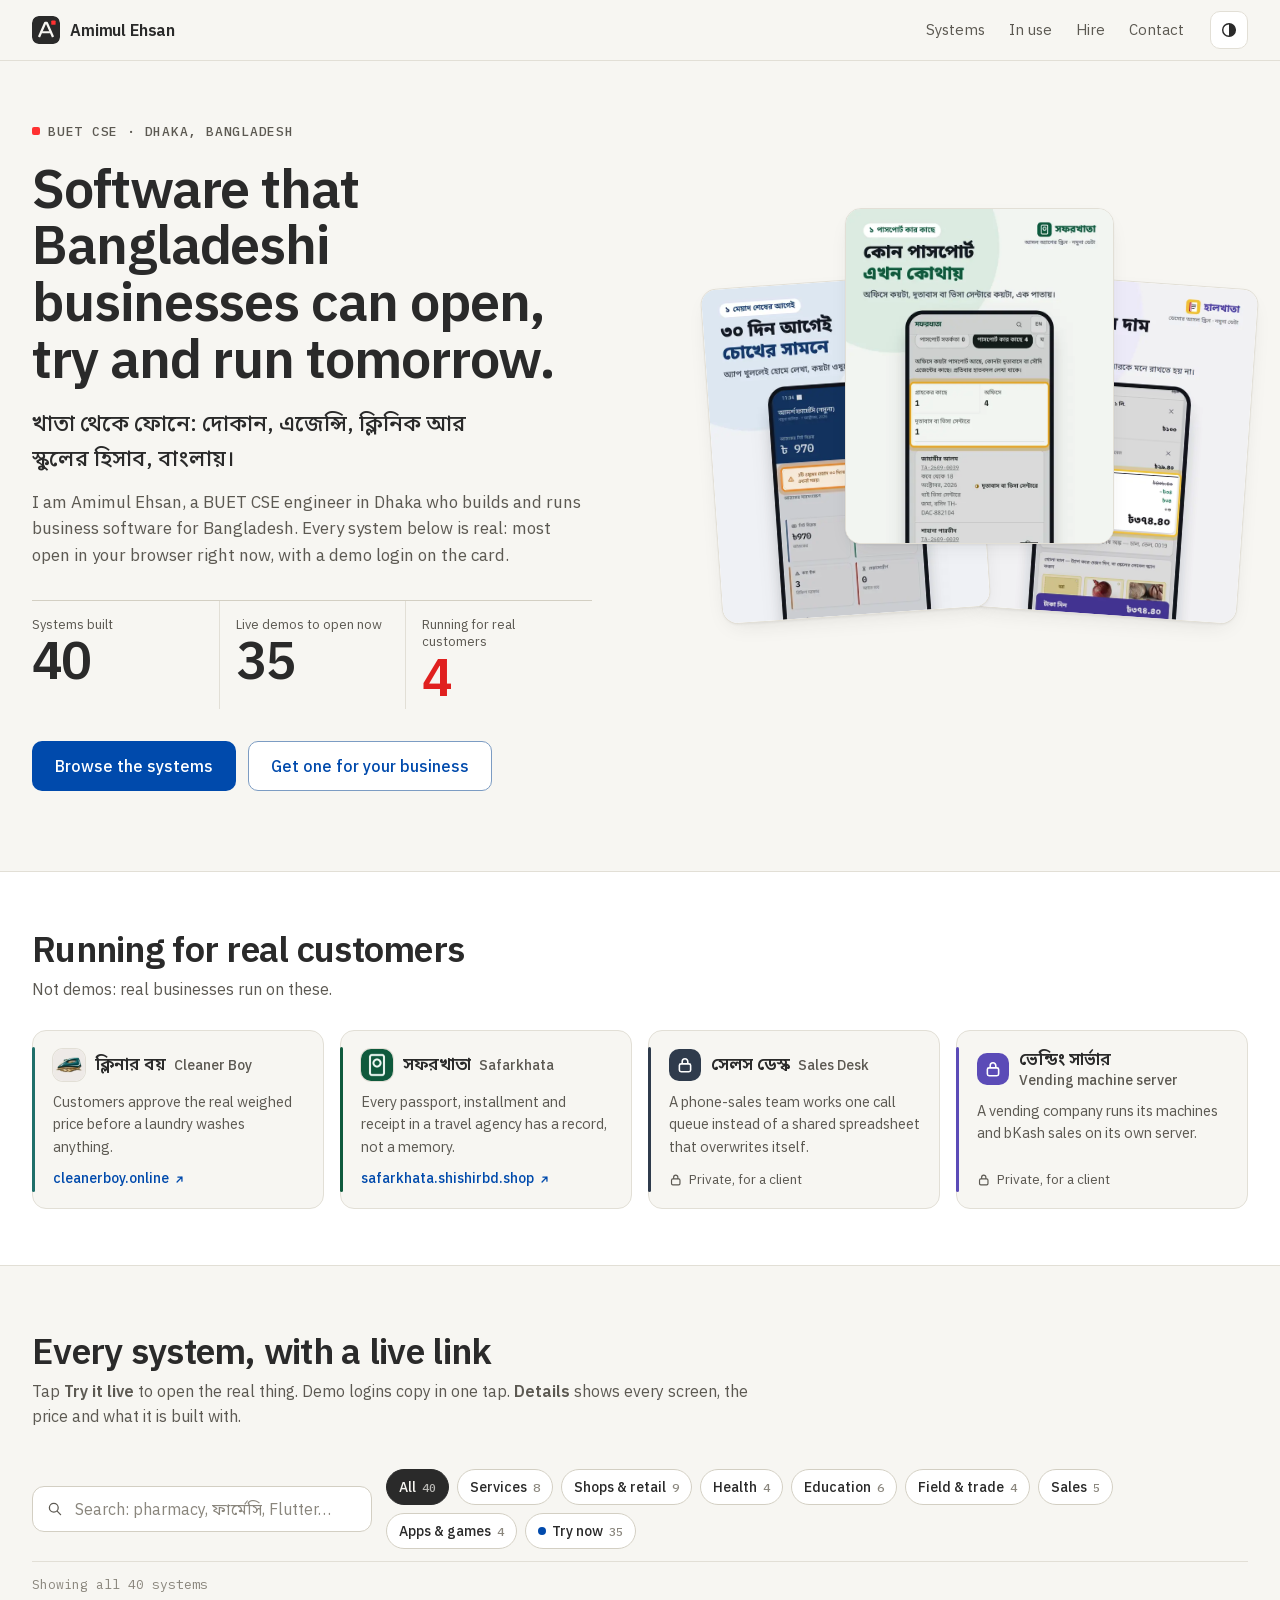
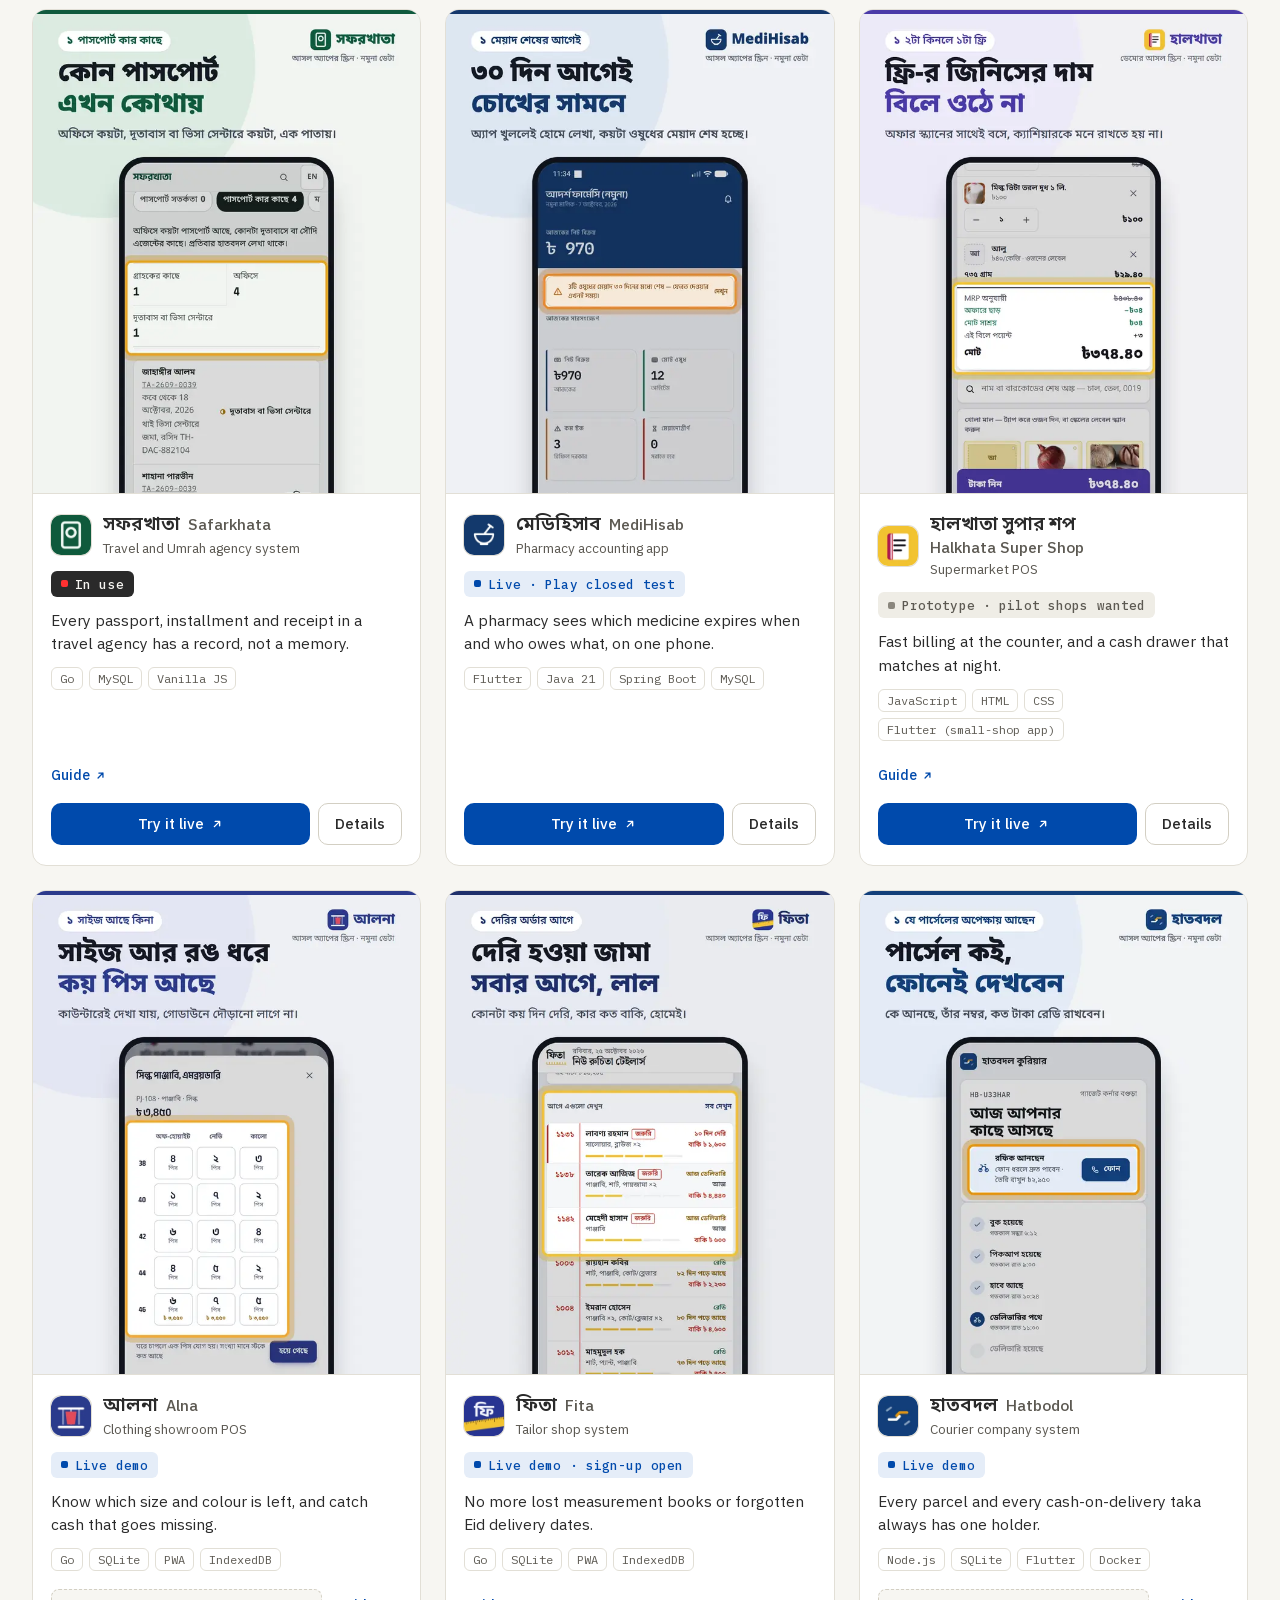
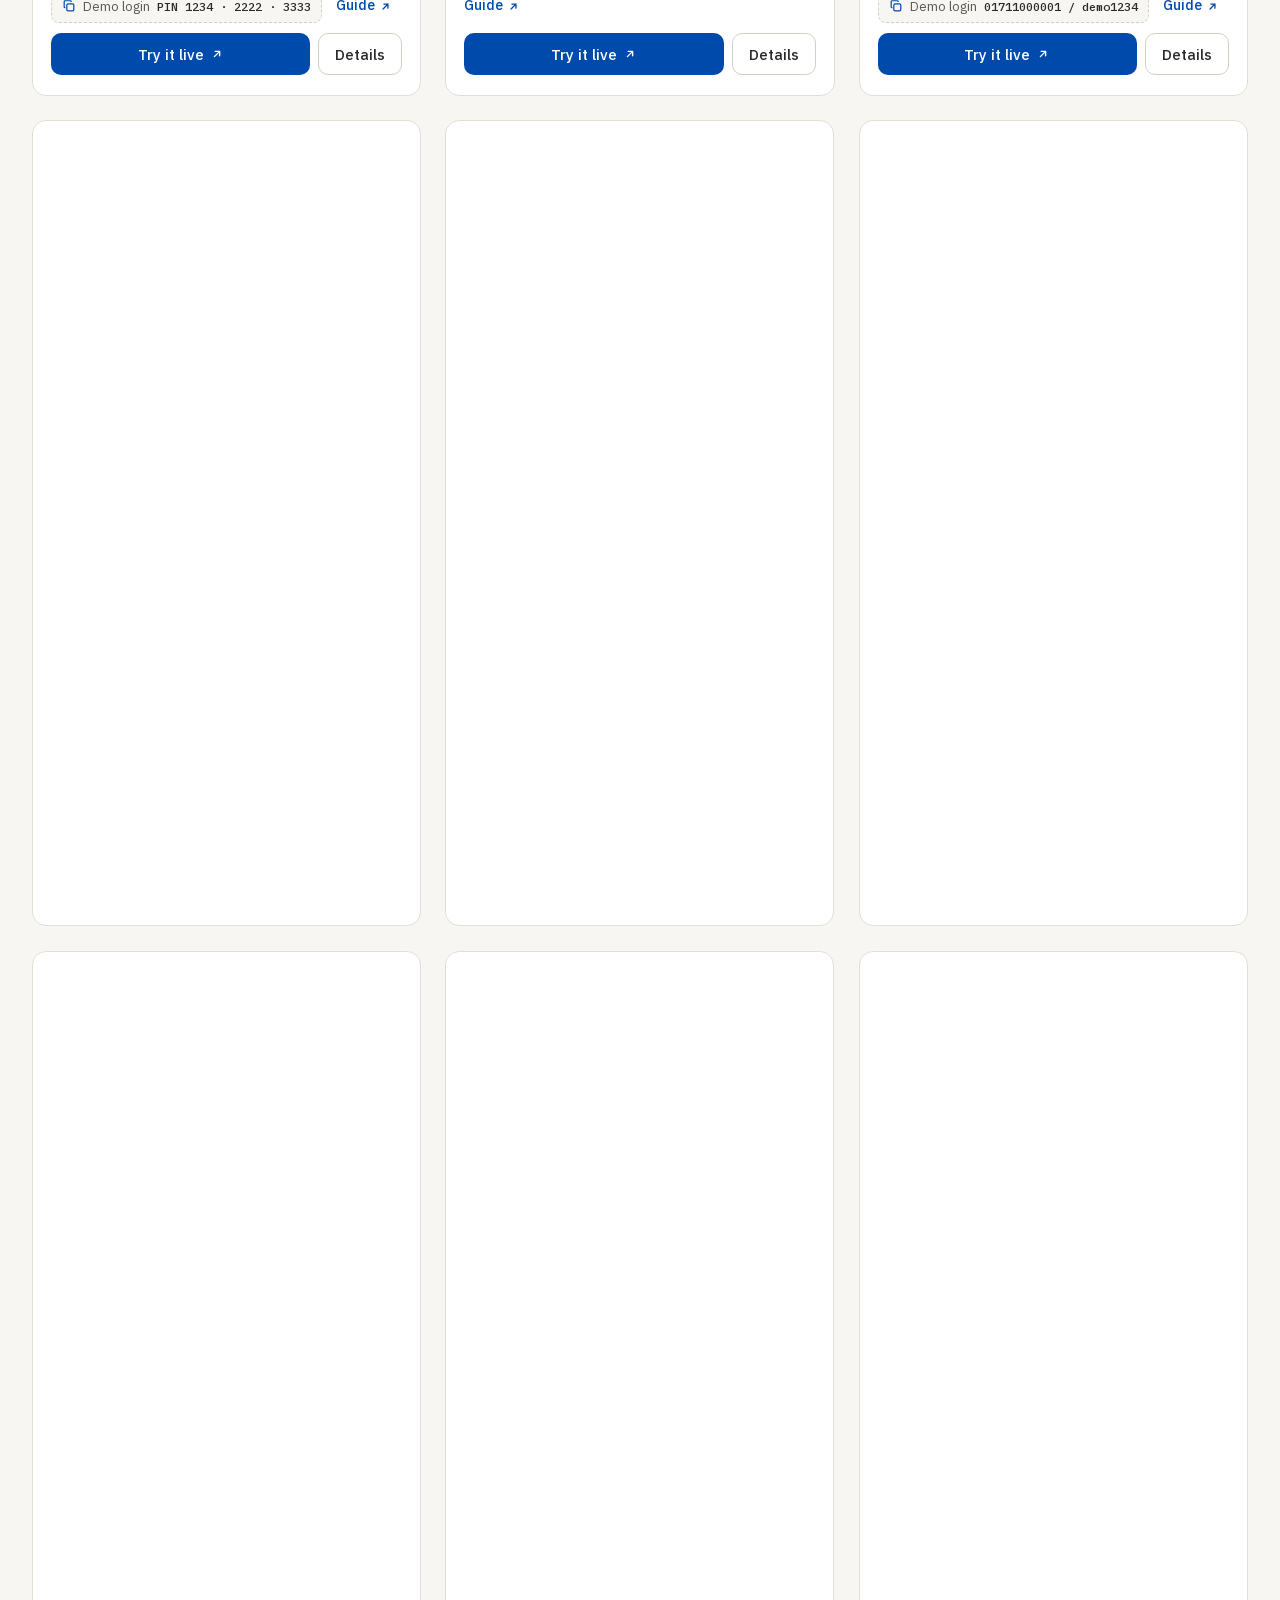
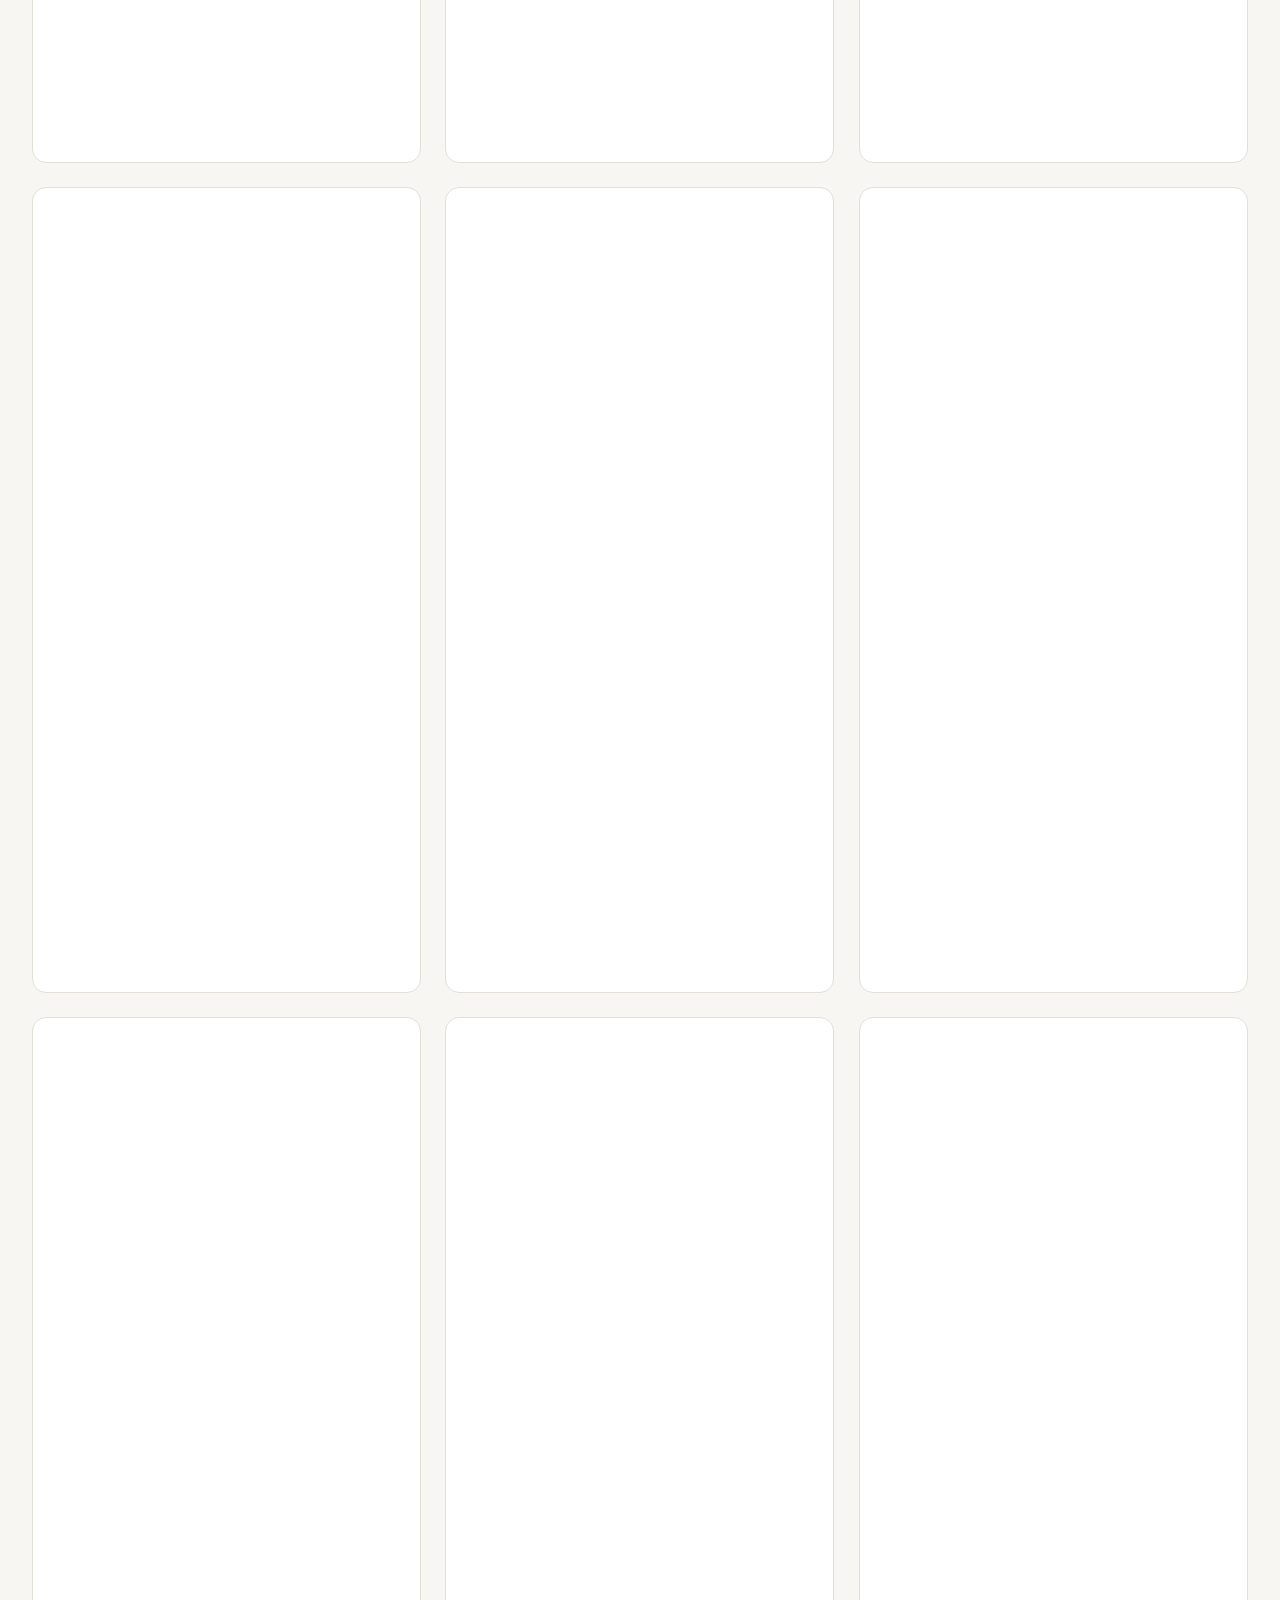
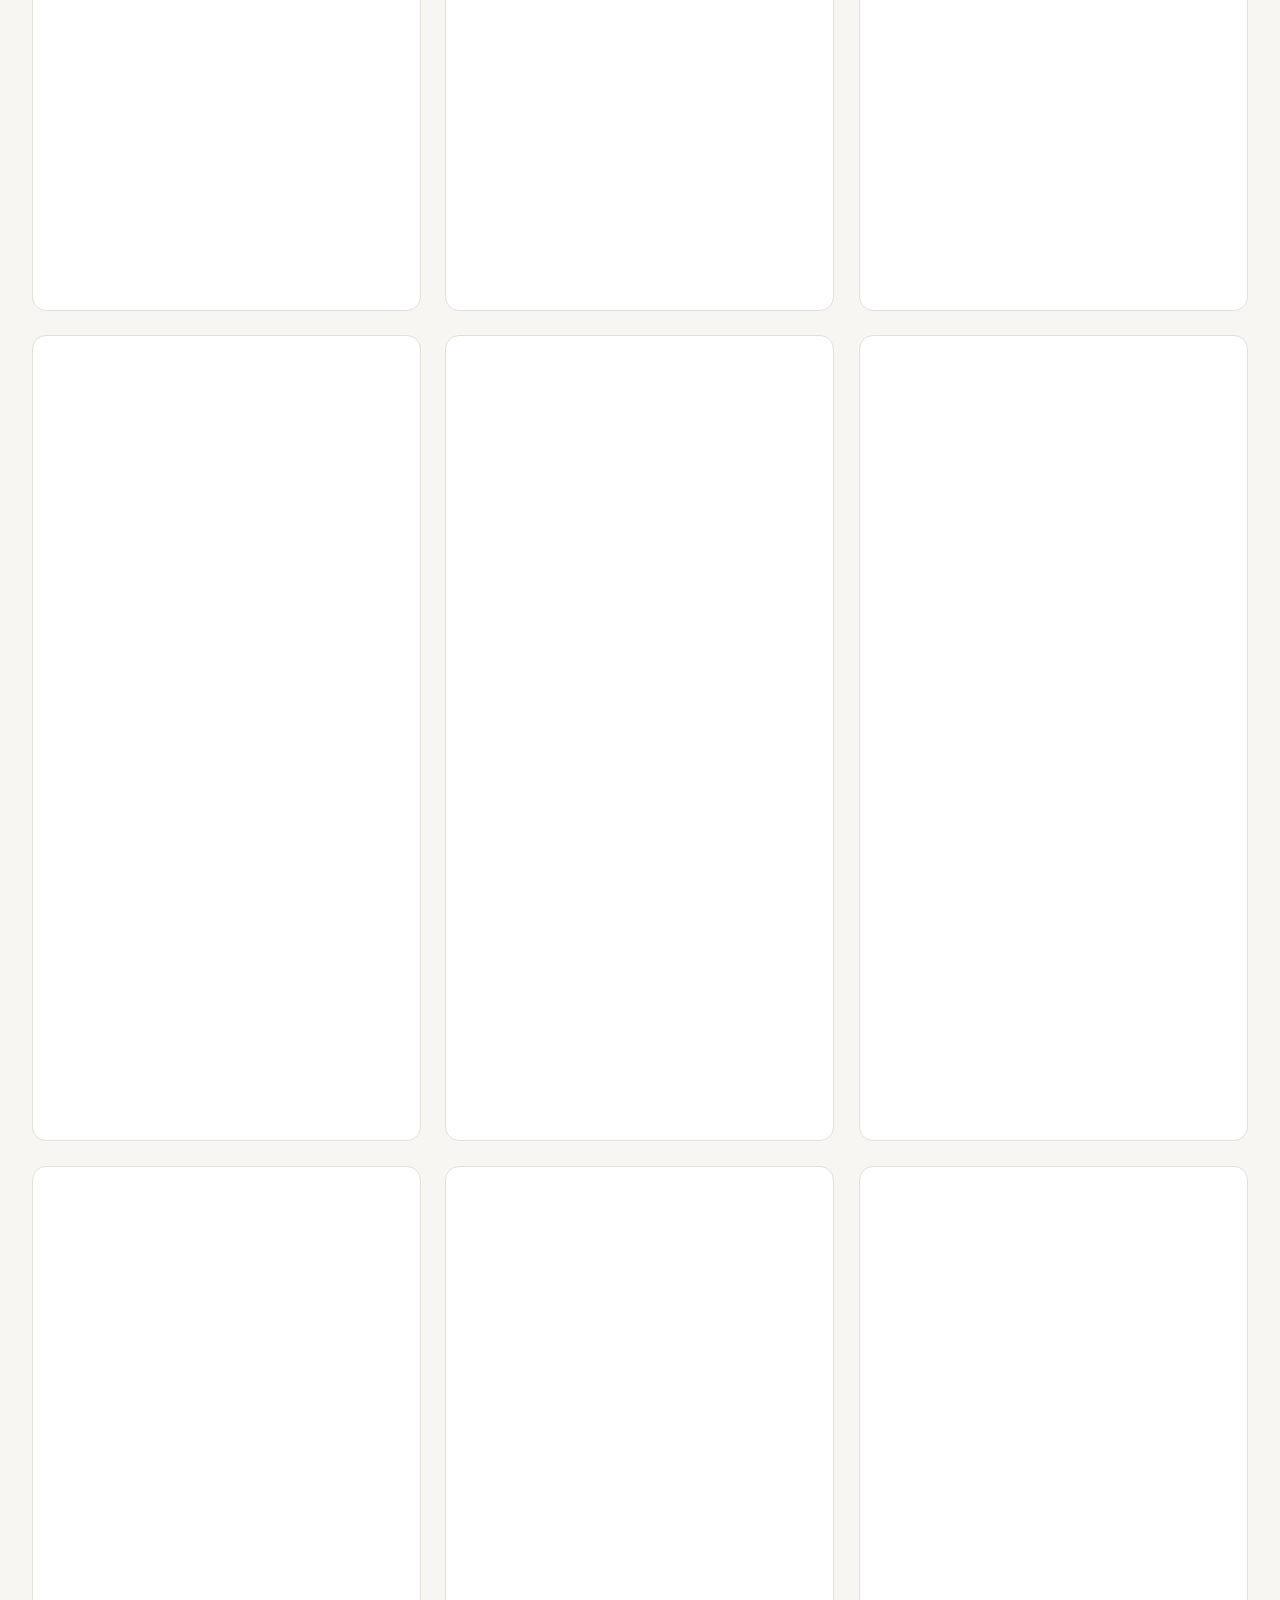
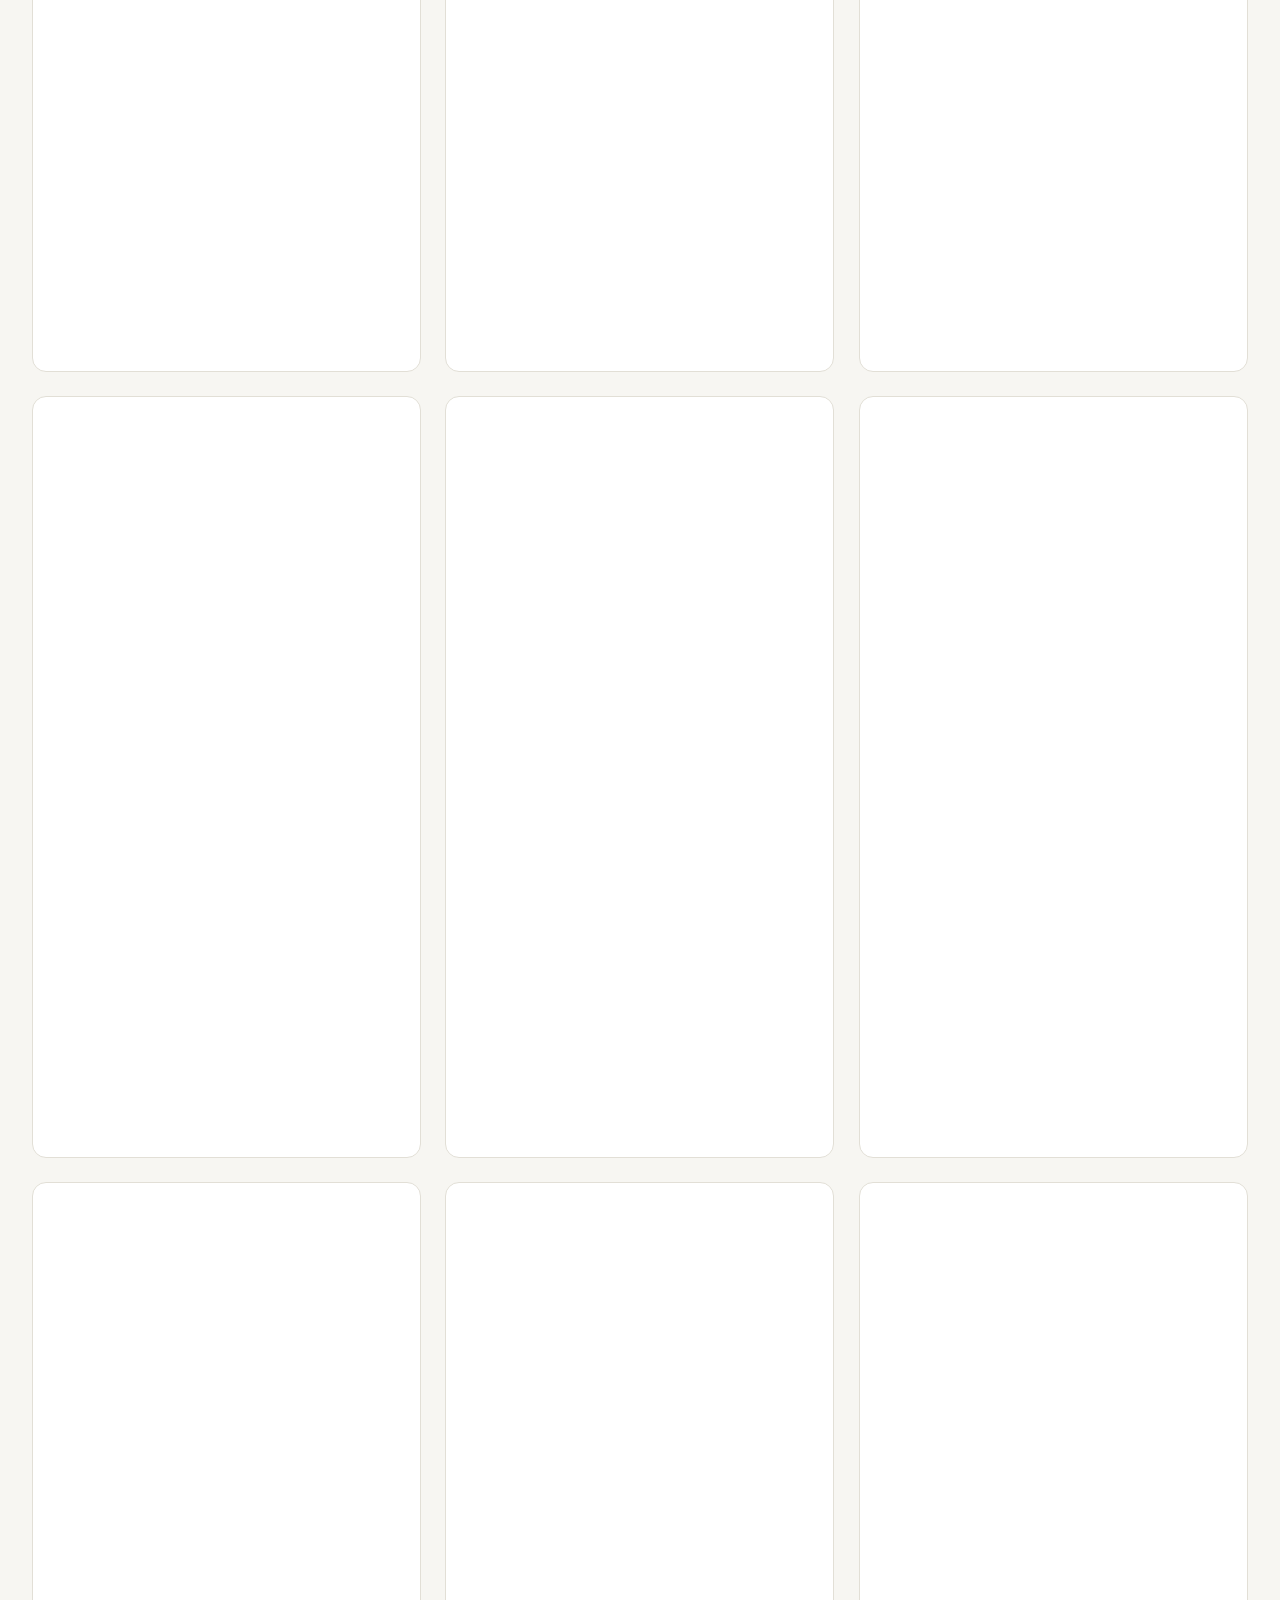
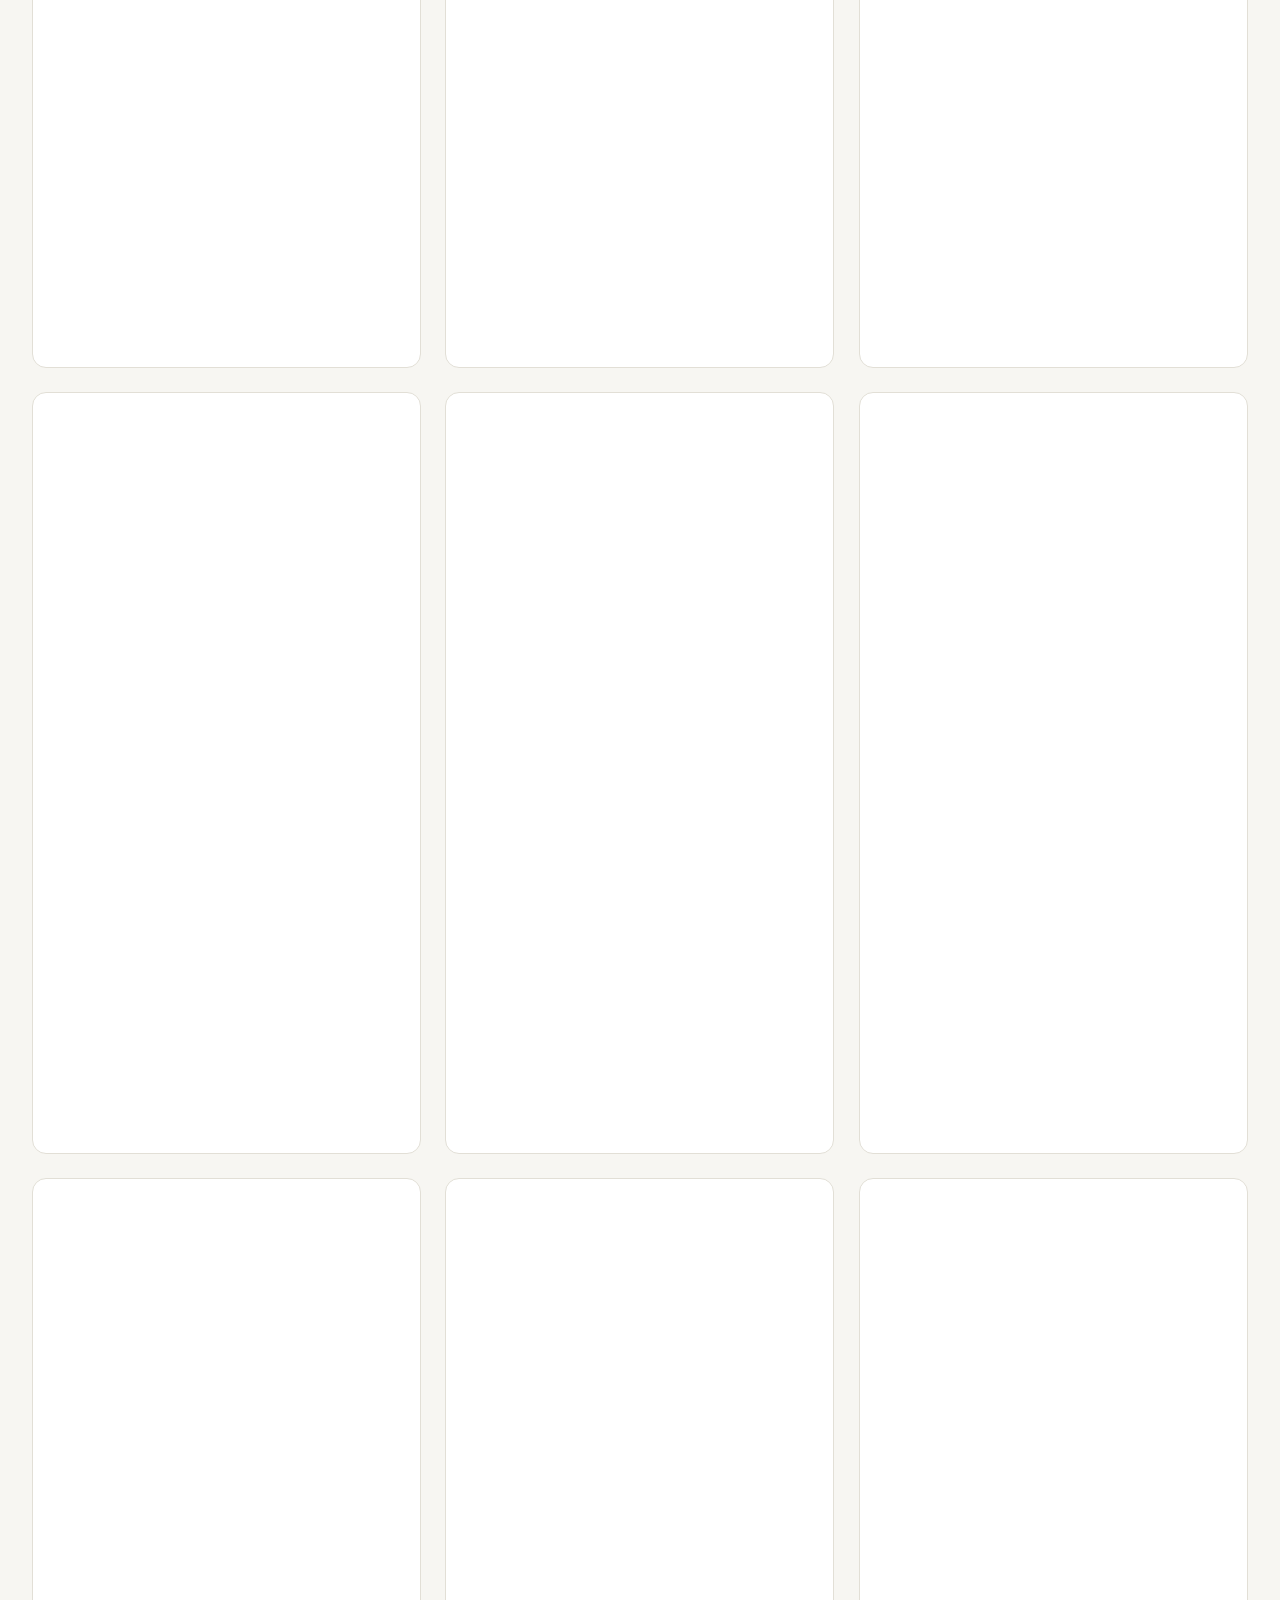
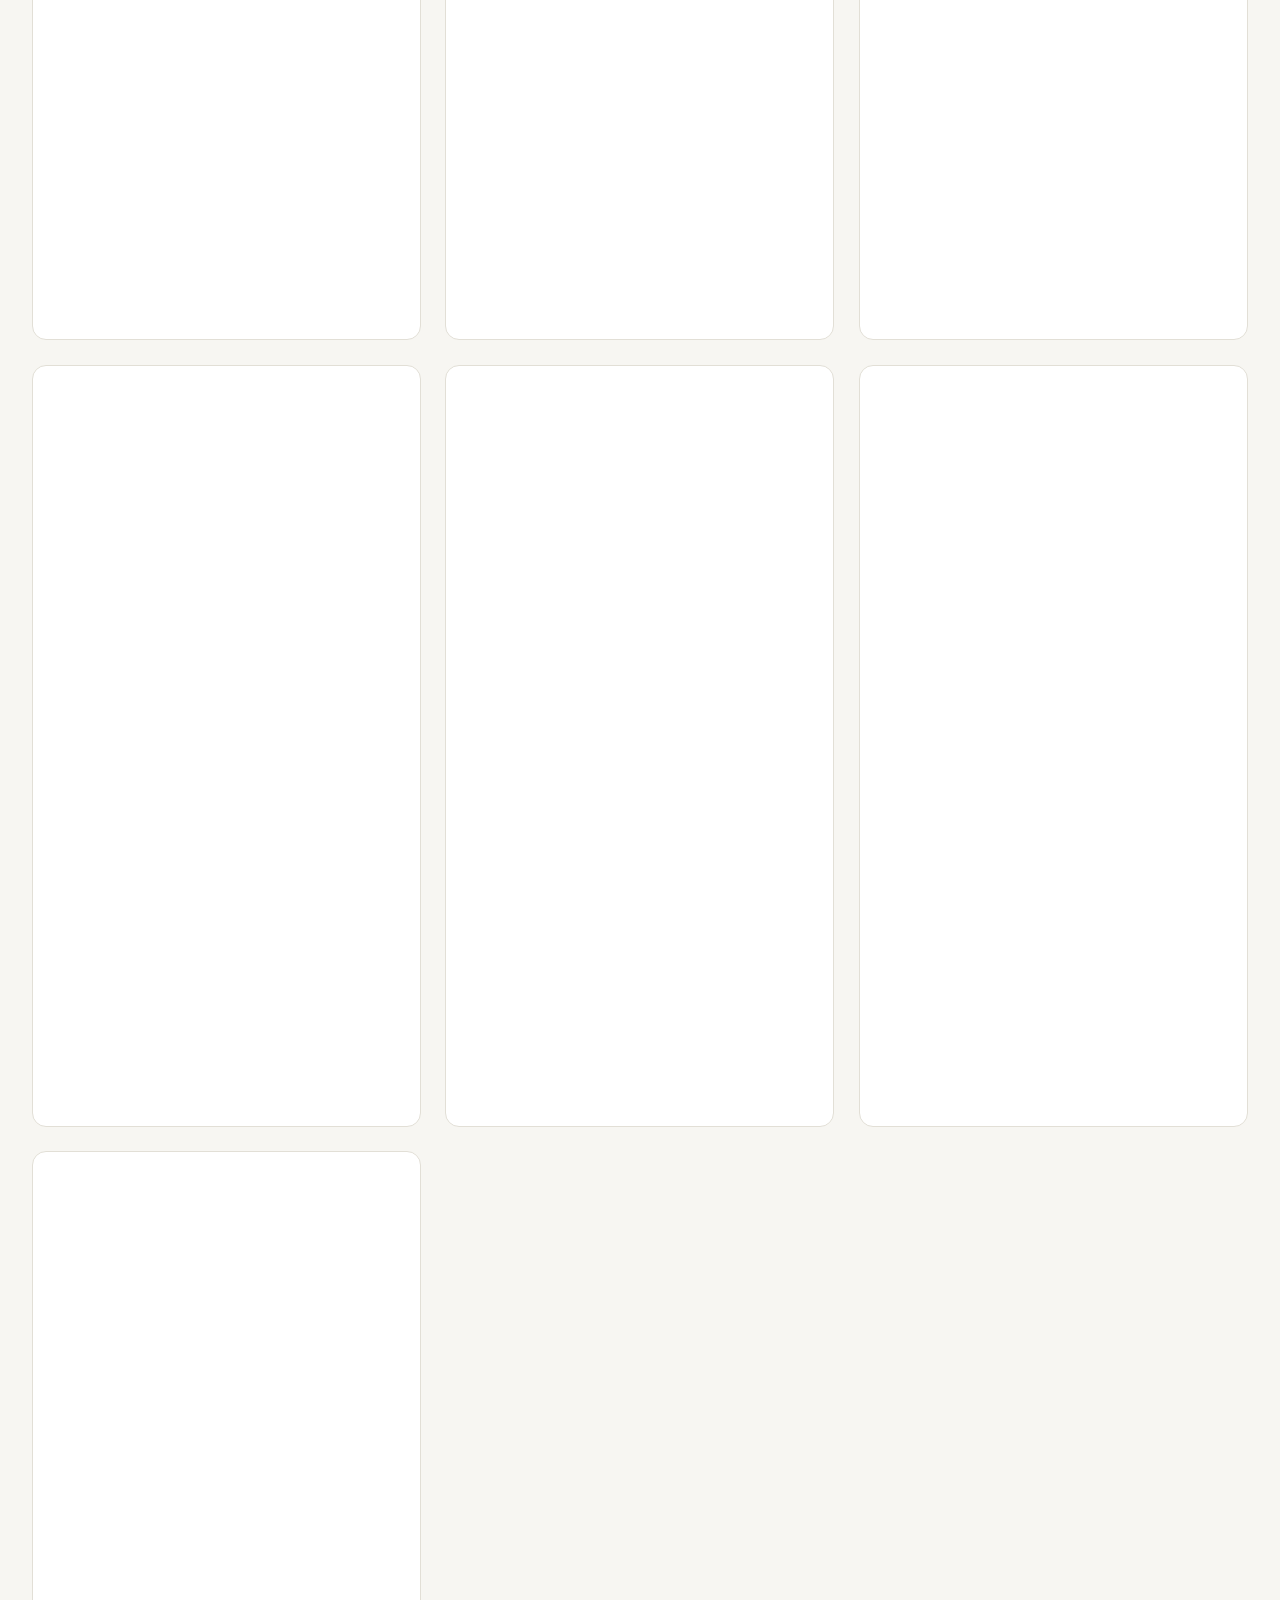
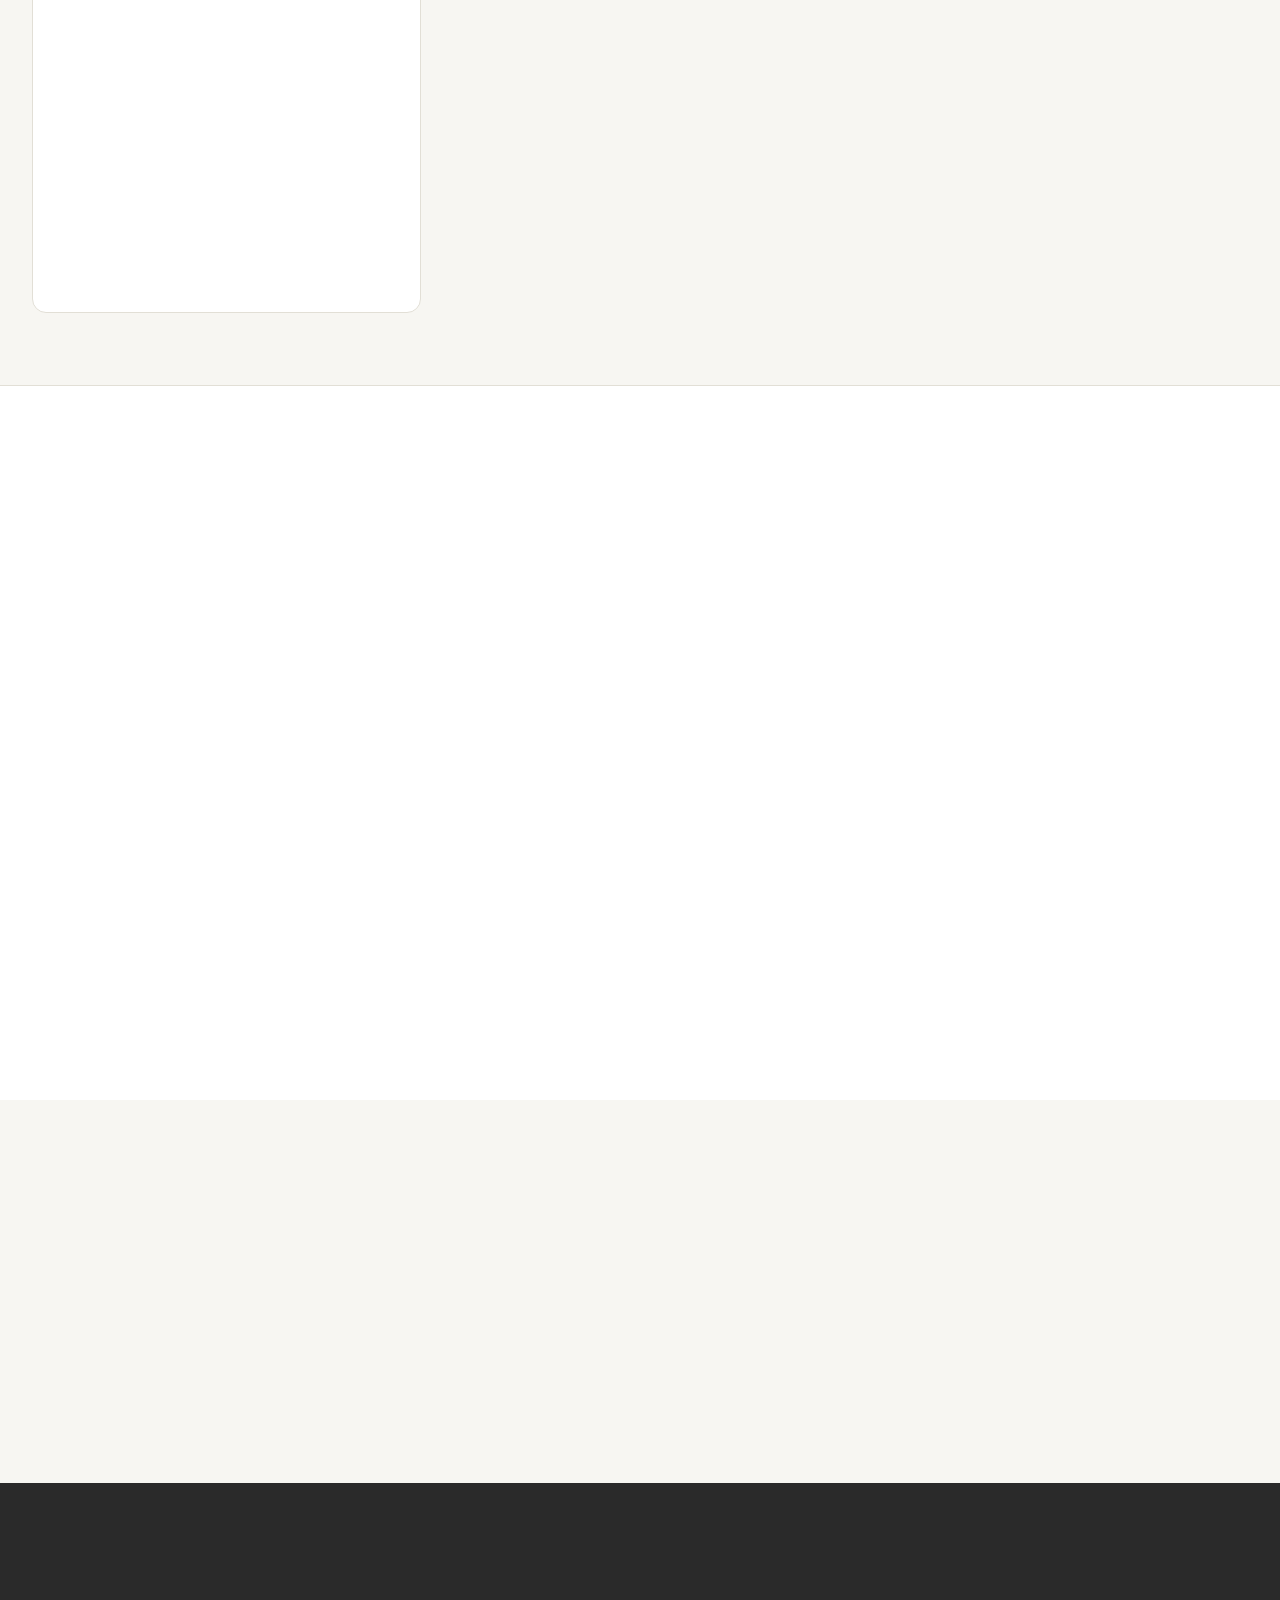
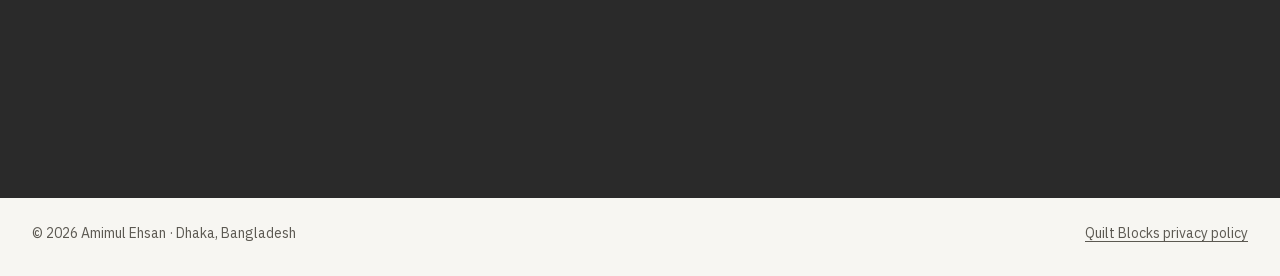
<file: index.html>
<!doctype html>
<html lang="en">
<head>
<meta charset="utf-8">
<meta name="viewport" content="width=device-width,initial-scale=1,viewport-fit=cover">
<meta name="color-scheme" content="light dark">
<title>Amimul Ehsan · Business software for Bangladesh</title>
<meta name="description" content="40 systems for Bangladeshi businesses, built and run by Amimul Ehsan, a BUET CSE engineer in Dhaka. 35 of them open in your browser right now.">
<link rel="canonical" href="https://amimul1234.github.io/">
<meta property="og:type" content="website">
<meta property="og:url" content="https://amimul1234.github.io/">
<meta property="og:title" content="Amimul Ehsan · Business software for Bangladesh">
<meta property="og:description" content="40 systems built, 35 live demos you can open now, 4 running for real customers.">
<meta property="og:image" content="https://amimul1234.github.io/assets/og.png">
<meta name="twitter:card" content="summary_large_image">
<meta name="theme-color" content="#F7F6F2" media="(prefers-color-scheme: light)">
<meta name="theme-color" content="#141414" media="(prefers-color-scheme: dark)">
<link rel="icon" href="assets/mark.svg" type="image/svg+xml">
<link rel="manifest" href="manifest.webmanifest">
<link rel="preload" href="assets/fonts/ibm-plex-sans-600-latin.woff2" as="font" type="font/woff2" crossorigin>
<link rel="preload" href="assets/fonts/ibm-plex-sans-400-latin.woff2" as="font" type="font/woff2" crossorigin>
<link rel="stylesheet" href="assets/fonts.css">
<link rel="stylesheet" href="assets/site.css">
<script>try{var t=localStorage.getItem("theme");if(t==="light"||t==="dark"){document.documentElement.dataset.theme=t;document.querySelector('meta[name="color-scheme"]').content=t}}catch(e){}</script>
<script src="assets/site.js" defer></script>
<script type="module">if(!("commandForElement" in HTMLButtonElement.prototype)){import("https://esm.run/invokers-polyfill").catch(()=>{})}</script>
</head>
<body>
<a class="skip" href="#work">Skip to the systems</a>

<header class="top">
  <div class="wrap top-in">
    <a class="brand" href="#top" aria-label="Amimul Ehsan, home"><img src="assets/mark.svg" width="28" height="28" alt="" loading="lazy"><span>Amimul Ehsan</span></a>
    <nav class="nav" aria-label="Sections">
      <a href="#work">Systems</a>
      <a href="#running">In use</a>
      <a href="#hire">Hire</a>
      <a href="#contact">Contact</a>
    </nav>
    <button class="theme" id="theme" type="button" aria-label="Colour theme: system">
      <svg class="ic ic-sun" viewBox="0 0 20 20" aria-hidden="true"><circle cx="10" cy="10" r="3.6" fill="none" stroke="currentColor" stroke-width="1.6"/><path d="M10 1.8v2.4M10 15.8v2.4M1.8 10h2.4M15.8 10h2.4M4.2 4.2l1.7 1.7M14.1 14.1l1.7 1.7M4.2 15.8l1.7-1.7M14.1 5.9l1.7-1.7" stroke="currentColor" stroke-width="1.6" stroke-linecap="round"/></svg>
      <svg class="ic ic-moon" viewBox="0 0 20 20" aria-hidden="true"><path d="M15.5 12.6A6.5 6.5 0 0 1 7.4 4.5a6.5 6.5 0 1 0 8.1 8.1Z" fill="none" stroke="currentColor" stroke-width="1.6" stroke-linejoin="round"/></svg>
      <svg class="ic ic-auto" viewBox="0 0 20 20" aria-hidden="true"><circle cx="10" cy="10" r="7" fill="none" stroke="currentColor" stroke-width="1.6"/><path d="M10 3a7 7 0 0 1 0 14Z" fill="currentColor"/></svg>
    </button>
  </div>
</header>

<main id="top">
  <section class="hero">
    <div class="wrap hero-in">
      <div class="hero-copy">
        <p class="eyebrow"><span class="dot" aria-hidden="true"></span>BUET CSE · Dhaka, Bangladesh</p>
        <h1>Software that Bangladeshi businesses can open, try and run tomorrow.</h1>
        <p class="hero-bn" lang="bn">খাতা থেকে ফোনে: দোকান, এজেন্সি, ক্লিনিক আর স্কুলের হিসাব, বাংলায়।</p>
        <p class="lede">I am Amimul Ehsan, a BUET CSE engineer in Dhaka who builds and runs business software for Bangladesh. Every system below is real: most open in your browser right now, with a demo login on the card.</p>
        <dl class="stats">
          <div><dt>Systems built</dt><dd>40</dd></div>
          <div><dt>Live demos to open now</dt><dd>35</dd></div>
          <div><dt>Running for real customers</dt><dd>4</dd></div>
        </dl>
        <div class="hero-cta">
          <a class="btn btn-primary btn-lg" href="#work">Browse the systems</a>
          <a class="btn btn-secondary btn-lg" href="#hire">Get one for your business</a>
        </div>
      </div>
      <div class="hero-art" aria-label="Three of the systems"><a class="hc hc-0" href="#p-safarkhata" style="--b:#0F5A3D"><img src="assets/work/safarkhata-a1.webp" width="640" height="800" alt="Safarkhata: Which passport is where: office, embassy or visa centre" fetchpriority="high" decoding="async"></a><a class="hc hc-1" href="#p-medihisab" style="--b:#14386B"><img src="assets/work/medihisab-a1.webp" width="640" height="800" alt="MediHisab: Expiry list a month ahead" loading="lazy" decoding="async"></a><a class="hc hc-2" href="#p-halkhata" style="--b:#4A3AA8"><img src="assets/work/halkhata-a1.webp" width="640" height="800" alt="Halkhata Super Shop: Free-item offers priced on the bill" loading="lazy" decoding="async"></a></div>
    </div>
  </section>

  <section class="running" id="running" aria-labelledby="running-h">
    <div class="wrap">
      <div class="sec-head">
        <h2 id="running-h">Running for real customers</h2>
        <p>Not demos: real businesses run on these.</p>
      </div>
      <ul class="run-list"><li style="--b:#1F6F6A"><div class="r-head"><img class="logo" src="assets/logos/cleanerboy.webp" width="32" height="32" alt="" loading="lazy" decoding="async"><h3 class="names"><span class="bn" lang="bn">ক্লিনার বয়</span><span class="en">Cleaner Boy</span></h3></div><p>Customers approve the real weighed price before a laundry washes anything.</p><a class="tlink" href="https://cleanerboy.online" target="_blank" rel="noopener">cleanerboy.online<svg class="ic" viewBox="0 0 16 16" aria-hidden="true"><path d="M5 11 11 5M6 5h5v5" fill="none" stroke="currentColor" stroke-width="1.6" stroke-linecap="round" stroke-linejoin="round"/></svg></a></li><li style="--b:#0F5A3D"><div class="r-head"><img class="logo" src="assets/logos/safarkhata.webp" width="32" height="32" alt="" loading="lazy" decoding="async"><h3 class="names"><span class="bn" lang="bn">সফরখাতা</span><span class="en">Safarkhata</span></h3></div><p>Every passport, installment and receipt in a travel agency has a record, not a memory.</p><a class="tlink" href="https://safarkhata.shishirbd.shop" target="_blank" rel="noopener">safarkhata.shishirbd.shop<svg class="ic" viewBox="0 0 16 16" aria-hidden="true"><path d="M5 11 11 5M6 5h5v5" fill="none" stroke="currentColor" stroke-width="1.6" stroke-linecap="round" stroke-linejoin="round"/></svg></a></li><li style="--b:#2F3B4C"><div class="r-head"><span class="logo logo-none" aria-hidden="true"><svg class="ic" viewBox="0 0 16 16" aria-hidden="true"><rect x="3" y="7" width="10" height="7" rx="1.5" fill="none" stroke="currentColor" stroke-width="1.4"/><path d="M5.5 7V5a2.5 2.5 0 0 1 5 0v2" fill="none" stroke="currentColor" stroke-width="1.4"/></svg></span><h3 class="names"><span class="bn" lang="bn">সেলস ডেস্ক</span><span class="en">Sales Desk</span></h3></div><p>A phone-sales team works one call queue instead of a shared spreadsheet that overwrites itself.</p><span class="priv-tag"><svg class="ic" viewBox="0 0 16 16" aria-hidden="true"><rect x="3" y="7" width="10" height="7" rx="1.5" fill="none" stroke="currentColor" stroke-width="1.4"/><path d="M5.5 7V5a2.5 2.5 0 0 1 5 0v2" fill="none" stroke="currentColor" stroke-width="1.4"/></svg>Private, for a client</span></li><li style="--b:#5B4BB7"><div class="r-head"><span class="logo logo-none" aria-hidden="true"><svg class="ic" viewBox="0 0 16 16" aria-hidden="true"><rect x="3" y="7" width="10" height="7" rx="1.5" fill="none" stroke="currentColor" stroke-width="1.4"/><path d="M5.5 7V5a2.5 2.5 0 0 1 5 0v2" fill="none" stroke="currentColor" stroke-width="1.4"/></svg></span><h3 class="names"><span class="bn" lang="bn">ভেন্ডিং সার্ভার</span><span class="en">Vending machine server</span></h3></div><p>A vending company runs its machines and bKash sales on its own server.</p><span class="priv-tag"><svg class="ic" viewBox="0 0 16 16" aria-hidden="true"><rect x="3" y="7" width="10" height="7" rx="1.5" fill="none" stroke="currentColor" stroke-width="1.4"/><path d="M5.5 7V5a2.5 2.5 0 0 1 5 0v2" fill="none" stroke="currentColor" stroke-width="1.4"/></svg>Private, for a client</span></li></ul>
    </div>
  </section>

  <section class="work" id="work" aria-labelledby="work-h">
    <div class="wrap">
      <div class="sec-head">
        <h2 id="work-h">Every system, with a live link</h2>
        <p>Tap <b>Try it live</b> to open the real thing. Demo logins copy in one tap. <b>Details</b> shows every screen, the price and what it is built with.</p>
      </div>
      <div class="filters" role="search">
        <label class="search">
          <svg class="ic" viewBox="0 0 20 20" aria-hidden="true"><circle cx="8.5" cy="8.5" r="5.5" fill="none" stroke="currentColor" stroke-width="1.6"/><path d="m13 13 4 4" stroke="currentColor" stroke-width="1.6" stroke-linecap="round"/></svg>
          <span class="sr">Search systems</span>
          <input id="q" type="search" placeholder="Search: pharmacy, ফার্মেসি, Flutter…" autocomplete="off" spellcheck="false">
        </label>
        <div class="chips" role="group" aria-label="Filter by industry"><button class="fchip" type="button" data-f="all" aria-pressed="true">All <span>40</span></button><button class="fchip" type="button" data-f="services" aria-pressed="false">Services <span>8</span></button><button class="fchip" type="button" data-f="retail" aria-pressed="false">Shops &amp; retail <span>9</span></button><button class="fchip" type="button" data-f="health" aria-pressed="false">Health <span>4</span></button><button class="fchip" type="button" data-f="edu" aria-pressed="false">Education <span>6</span></button><button class="fchip" type="button" data-f="trade" aria-pressed="false">Field &amp; trade <span>4</span></button><button class="fchip" type="button" data-f="sales" aria-pressed="false">Sales <span>5</span></button><button class="fchip" type="button" data-f="apps" aria-pressed="false">Apps &amp; games <span>4</span></button><button class="fchip fchip-live" type="button" data-live-toggle aria-pressed="false"><i aria-hidden="true"></i>Try now <span>35</span></button></div>
      </div>
      <p class="count" id="count" aria-live="polite"></p>
      <div class="grid" id="grid">
<article class="card" id="p-safarkhata" data-ind="services" data-live="1" data-q="safarkhata সফরখাতা travel and umrah agency system services ট্রাভেল এজেন্সি হজ্জ উমরাহ পাসপোর্ট ভিসা travel every passport, installment and receipt in a travel agency has a record, not a memory. go mysql vanilla js" style="--b:#0F5A3D">
<div class="cover cover-card"><img src="assets/work/safarkhata-a1.webp" width="640" height="800" alt="Safarkhata: Which passport is where: office, embassy or visa centre" loading="lazy" decoding="async"></div>
<div class="body">
<div class="head"><img class="logo" src="assets/logos/safarkhata.webp" width="40" height="40" alt="" loading="lazy" decoding="async"><div><h3 class="names"><span class="bn" lang="bn">সফরখাতা</span><span class="en">Safarkhata</span></h3><p class="kind">Travel and Umrah agency system</p></div></div>
<span class="status s-use">In use</span>
<p class="promise">Every passport, installment and receipt in a travel agency has a record, not a memory.</p>
<ul class="tags" aria-label="Built with"><li>Go</li><li>MySQL</li><li>Vanilla JS</li></ul>
<div class="actions">
<div class="row row-sub"><a class="tlink" href="https://safarkhata.shishirbd.shop/guide" target="_blank" rel="noopener">Guide<svg class="ic" viewBox="0 0 16 16" aria-hidden="true"><path d="M5 11 11 5M6 5h5v5" fill="none" stroke="currentColor" stroke-width="1.6" stroke-linecap="round" stroke-linejoin="round"/></svg></a></div>
<div class="row"><a class="btn btn-primary" href="https://safarkhata.shishirbd.shop" target="_blank" rel="noopener">Try it live<svg class="ic" viewBox="0 0 16 16" aria-hidden="true"><path d="M5 11 11 5M6 5h5v5" fill="none" stroke="currentColor" stroke-width="1.6" stroke-linecap="round" stroke-linejoin="round"/></svg></a><button class="btn btn-ghost" type="button" commandfor="d-safarkhata" command="show-modal">Details</button></div>
</div>
</div>
</article>
<article class="card" id="p-medihisab" data-ind="health" data-live="1" data-q="medihisab মেডিহিসাব pharmacy accounting app health ফার্মেসি ফার্মেসী ওষুধ ঔষধ pharmacy medicine a pharmacy sees which medicine expires when and who owes what, on one phone. flutter java 21 spring boot mysql firebase" style="--b:#14386B">
<div class="cover cover-card"><img src="assets/work/medihisab-a1.webp" width="640" height="800" alt="MediHisab: Expiry list a month ahead" loading="lazy" decoding="async"></div>
<div class="body">
<div class="head"><img class="logo" src="assets/logos/medihisab.webp" width="40" height="40" alt="" loading="lazy" decoding="async"><div><h3 class="names"><span class="bn" lang="bn">মেডিহিসাব</span><span class="en">MediHisab</span></h3><p class="kind">Pharmacy accounting app</p></div></div>
<span class="status s-demo">Live · Play closed test</span>
<p class="promise">A pharmacy sees which medicine expires when and who owes what, on one phone.</p>
<ul class="tags" aria-label="Built with"><li>Flutter</li><li>Java 21</li><li>Spring Boot</li><li>MySQL</li></ul>
<div class="actions">
<div class="row row-sub"></div>
<div class="row"><a class="btn btn-primary" href="https://medihisab.duckdns.org" target="_blank" rel="noopener">Try it live<svg class="ic" viewBox="0 0 16 16" aria-hidden="true"><path d="M5 11 11 5M6 5h5v5" fill="none" stroke="currentColor" stroke-width="1.6" stroke-linecap="round" stroke-linejoin="round"/></svg></a><button class="btn btn-ghost" type="button" commandfor="d-medihisab" command="show-modal">Details</button></div>
</div>
</div>
</article>
<article class="card" id="p-halkhata" data-ind="retail" data-live="1" data-q="halkhata super shop হালখাতা সুপার শপ supermarket pos retail সুপার শপ মুদি দোকান পিওএস grocery pos fast billing at the counter, and a cash drawer that matches at night. javascript html css flutter (small-shop app)" style="--b:#4A3AA8">
<div class="cover cover-card"><img src="assets/work/halkhata-a1.webp" width="640" height="800" alt="Halkhata Super Shop: Free-item offers priced on the bill" loading="lazy" decoding="async"></div>
<div class="body">
<div class="head"><img class="logo" src="assets/logos/halkhata.webp" width="40" height="40" alt="" loading="lazy" decoding="async"><div><h3 class="names"><span class="bn" lang="bn">হালখাতা সুপার শপ</span><span class="en">Halkhata Super Shop</span></h3><p class="kind">Supermarket POS</p></div></div>
<span class="status s-proto">Prototype · pilot shops wanted</span>
<p class="promise">Fast billing at the counter, and a cash drawer that matches at night.</p>
<ul class="tags" aria-label="Built with"><li>JavaScript</li><li>HTML</li><li>CSS</li><li>Flutter (small-shop app)</li></ul>
<div class="actions">
<div class="row row-sub"><a class="tlink" href="https://halkhata.shishirbd.shop" target="_blank" rel="noopener">Guide<svg class="ic" viewBox="0 0 16 16" aria-hidden="true"><path d="M5 11 11 5M6 5h5v5" fill="none" stroke="currentColor" stroke-width="1.6" stroke-linecap="round" stroke-linejoin="round"/></svg></a></div>
<div class="row"><a class="btn btn-primary" href="https://halkhata.shishirbd.shop/supershop/" target="_blank" rel="noopener">Try it live<svg class="ic" viewBox="0 0 16 16" aria-hidden="true"><path d="M5 11 11 5M6 5h5v5" fill="none" stroke="currentColor" stroke-width="1.6" stroke-linecap="round" stroke-linejoin="round"/></svg></a><button class="btn btn-ghost" type="button" commandfor="d-halkhata" command="show-modal">Details</button></div>
</div>
</div>
</article>
<article class="card" id="p-alna" data-ind="retail" data-live="1" data-q="alna আলনা clothing showroom pos retail কাপড় শোরুম পোশাক clothing pos know which size and colour is left, and catch cash that goes missing. go sqlite pwa indexeddb" style="--b:#2B3A8C">
<div class="cover cover-card"><img src="assets/work/alna-a1.webp" width="640" height="800" alt="Alna: Pieces left by size and colour" loading="lazy" decoding="async"></div>
<div class="body">
<div class="head"><img class="logo" src="assets/logos/alna.webp" width="40" height="40" alt="" loading="lazy" decoding="async"><div><h3 class="names"><span class="bn" lang="bn">আলনা</span><span class="en">Alna</span></h3><p class="kind">Clothing showroom POS</p></div></div>
<span class="status s-demo">Live demo</span>
<p class="promise">Know which size and colour is left, and catch cash that goes missing.</p>
<ul class="tags" aria-label="Built with"><li>Go</li><li>SQLite</li><li>PWA</li><li>IndexedDB</li></ul>
<div class="actions">
<div class="row row-sub"><button class="chip copy" type="button" data-copy="PIN 1234 · 2222 · 3333" aria-label="Copy demo login PIN 1234 · 2222 · 3333"><svg class="ic" viewBox="0 0 16 16" aria-hidden="true"><rect x="5.5" y="5.5" width="8" height="8" rx="1.5" fill="none" stroke="currentColor" stroke-width="1.4"/><path d="M10.5 3.5v-.5a1 1 0 0 0-1-1h-6a1 1 0 0 0-1 1v6a1 1 0 0 0 1 1h.5" fill="none" stroke="currentColor" stroke-width="1.4"/></svg><span class="chip-k">Demo login</span><code>PIN 1234 · 2222 · 3333</code></button><a class="tlink" href="https://cloth.shishirbd.shop/manual/" target="_blank" rel="noopener">Guide<svg class="ic" viewBox="0 0 16 16" aria-hidden="true"><path d="M5 11 11 5M6 5h5v5" fill="none" stroke="currentColor" stroke-width="1.6" stroke-linecap="round" stroke-linejoin="round"/></svg></a></div>
<div class="row"><a class="btn btn-primary" href="https://cloth.shishirbd.shop" target="_blank" rel="noopener">Try it live<svg class="ic" viewBox="0 0 16 16" aria-hidden="true"><path d="M5 11 11 5M6 5h5v5" fill="none" stroke="currentColor" stroke-width="1.6" stroke-linecap="round" stroke-linejoin="round"/></svg></a><button class="btn btn-ghost" type="button" commandfor="d-alna" command="show-modal">Details</button></div>
</div>
</div>
</article>
<article class="card" id="p-fita" data-ind="retail" data-live="1" data-q="fita ফিতা tailor shop system retail দর্জি টেইলার্স tailor no more lost measurement books or forgotten eid delivery dates. go sqlite pwa indexeddb" style="--b:#1E2F6B">
<div class="cover cover-card"><img src="assets/work/fita-a1.webp" width="640" height="800" alt="Fita: Cutting, sewing, ready: every order at a glance" loading="lazy" decoding="async"></div>
<div class="body">
<div class="head"><img class="logo" src="assets/logos/fita.webp" width="40" height="40" alt="" loading="lazy" decoding="async"><div><h3 class="names"><span class="bn" lang="bn">ফিতা</span><span class="en">Fita</span></h3><p class="kind">Tailor shop system</p></div></div>
<span class="status s-demo">Live demo · sign-up open</span>
<p class="promise">No more lost measurement books or forgotten Eid delivery dates.</p>
<ul class="tags" aria-label="Built with"><li>Go</li><li>SQLite</li><li>PWA</li><li>IndexedDB</li></ul>
<div class="actions">
<div class="row row-sub"><a class="tlink" href="https://fita.147.93.168.43.sslip.io/watch/demo/" target="_blank" rel="noopener">Guide<svg class="ic" viewBox="0 0 16 16" aria-hidden="true"><path d="M5 11 11 5M6 5h5v5" fill="none" stroke="currentColor" stroke-width="1.6" stroke-linecap="round" stroke-linejoin="round"/></svg></a></div>
<div class="row"><a class="btn btn-primary" href="https://fita.147.93.168.43.sslip.io" target="_blank" rel="noopener">Try it live<svg class="ic" viewBox="0 0 16 16" aria-hidden="true"><path d="M5 11 11 5M6 5h5v5" fill="none" stroke="currentColor" stroke-width="1.6" stroke-linecap="round" stroke-linejoin="round"/></svg></a><button class="btn btn-ghost" type="button" commandfor="d-fita" command="show-modal">Details</button></div>
</div>
</div>
</article>
<article class="card" id="p-hatbodol" data-ind="services" data-live="1" data-q="hatbodol হাতবদল courier company system services কুরিয়ার পার্সেল courier delivery every parcel and every cash-on-delivery taka always has one holder. node.js sqlite flutter docker" style="--b:#123F7A">
<div class="cover cover-card"><img src="assets/work/hatbodol-a1.webp" width="640" height="800" alt="Hatbodol: Where the parcel is, on the phone" loading="lazy" decoding="async"></div>
<div class="body">
<div class="head"><img class="logo" src="assets/logos/hatbodol.webp" width="40" height="40" alt="" loading="lazy" decoding="async"><div><h3 class="names"><span class="bn" lang="bn">হাতবদল</span><span class="en">Hatbodol</span></h3><p class="kind">Courier company system</p></div></div>
<span class="status s-demo">Live demo</span>
<p class="promise">Every parcel and every cash-on-delivery taka always has one holder.</p>
<ul class="tags" aria-label="Built with"><li>Node.js</li><li>SQLite</li><li>Flutter</li><li>Docker</li></ul>
<div class="actions">
<div class="row row-sub"><button class="chip copy" type="button" data-copy="01711000001 / demo1234" aria-label="Copy demo login 01711000001 / demo1234"><svg class="ic" viewBox="0 0 16 16" aria-hidden="true"><rect x="5.5" y="5.5" width="8" height="8" rx="1.5" fill="none" stroke="currentColor" stroke-width="1.4"/><path d="M10.5 3.5v-.5a1 1 0 0 0-1-1h-6a1 1 0 0 0-1 1v6a1 1 0 0 0 1 1h.5" fill="none" stroke="currentColor" stroke-width="1.4"/></svg><span class="chip-k">Demo login</span><code>01711000001 / demo1234</code></button><a class="tlink" href="https://courier.shishirbd.shop/manual" target="_blank" rel="noopener">Guide<svg class="ic" viewBox="0 0 16 16" aria-hidden="true"><path d="M5 11 11 5M6 5h5v5" fill="none" stroke="currentColor" stroke-width="1.6" stroke-linecap="round" stroke-linejoin="round"/></svg></a></div>
<div class="row"><a class="btn btn-primary" href="https://courier.shishirbd.shop/demo?as=merchant&amp;tour=1" target="_blank" rel="noopener">Try it live<svg class="ic" viewBox="0 0 16 16" aria-hidden="true"><path d="M5 11 11 5M6 5h5v5" fill="none" stroke="currentColor" stroke-width="1.6" stroke-linecap="round" stroke-linejoin="round"/></svg></a><button class="btn btn-ghost" type="button" commandfor="d-hatbodol" command="show-modal">Details</button></div>
</div>
</div>
</article>
<article class="card defer" id="p-thaba" data-ind="retail" data-live="1" data-q="thaba থাবা pet shop online store retail পেট শপ বিড়াল কুকুর pet a pet shop reminds each customer before the cat food runs out. go sqlite vanilla js" style="--b:#C8962B">
<div class="cover cover-card"><img src="assets/work/thaba-1.webp" width="640" height="800" alt="Thaba: Store remembers each pet and what it eats" loading="lazy" decoding="async"></div>
<div class="body">
<div class="head"><img class="logo" src="assets/logos/thaba.svg" width="40" height="40" alt="" loading="lazy" decoding="async"><div><h3 class="names"><span class="bn" lang="bn">থাবা</span><span class="en">Thaba</span></h3><p class="kind">Pet shop online store</p></div></div>
<span class="status s-demo">Live demo</span>
<p class="promise">A pet shop reminds each customer before the cat food runs out.</p>
<ul class="tags" aria-label="Built with"><li>Go</li><li>SQLite</li><li>Vanilla JS</li></ul>
<div class="actions">
<div class="row row-sub"></div>
<div class="row"><a class="btn btn-primary" href="https://thaba.shishirbd.shop/demo" target="_blank" rel="noopener">Try it live<svg class="ic" viewBox="0 0 16 16" aria-hidden="true"><path d="M5 11 11 5M6 5h5v5" fill="none" stroke="currentColor" stroke-width="1.6" stroke-linecap="round" stroke-linejoin="round"/></svg></a><button class="btn btn-ghost" type="button" commandfor="d-thaba" command="show-modal">Details</button></div>
</div>
</div>
</article>
<article class="card defer" id="p-daksho" data-ind="edu" data-live="1" data-q="daksho দক্ষ training centre system edu ট্রেনিং সেন্টার কম্পিউটার training every installment is collected before the certificate goes out. go sqlite javascript" style="--b:#1D4ED8">
<div class="cover cover-card"><img src="assets/work/daksho-a1.webp" width="640" height="800" alt="Daksho: Half the fee today, the rest after class 22" loading="lazy" decoding="async"></div>
<div class="body">
<div class="head"><img class="logo" src="assets/logos/daksho.webp" width="40" height="40" alt="" loading="lazy" decoding="async"><div><h3 class="names"><span class="bn" lang="bn">দক্ষ</span><span class="en">Daksho</span></h3><p class="kind">Training centre system</p></div></div>
<span class="status s-demo">Live demo</span>
<p class="promise">Every installment is collected before the certificate goes out.</p>
<ul class="tags" aria-label="Built with"><li>Go</li><li>SQLite</li><li>JavaScript</li></ul>
<div class="actions">
<div class="row row-sub"><a class="tlink" href="https://daksho.shishirbd.shop/manual/" target="_blank" rel="noopener">Guide<svg class="ic" viewBox="0 0 16 16" aria-hidden="true"><path d="M5 11 11 5M6 5h5v5" fill="none" stroke="currentColor" stroke-width="1.6" stroke-linecap="round" stroke-linejoin="round"/></svg></a></div>
<div class="row"><a class="btn btn-primary" href="https://daksho.shishirbd.shop" target="_blank" rel="noopener">Try it live<svg class="ic" viewBox="0 0 16 16" aria-hidden="true"><path d="M5 11 11 5M6 5h5v5" fill="none" stroke="currentColor" stroke-width="1.6" stroke-linecap="round" stroke-linejoin="round"/></svg></a><button class="btn btn-ghost" type="button" commandfor="d-daksho" command="show-modal">Details</button></div>
</div>
</div>
</article>
<article class="card defer" id="p-maath" data-ind="trade" data-live="1" data-q="maath মাঠ field-sales (sr) tracker trade এসআর ডিস্ট্রিবিউটর sr distributor every sr closes the day with stock and cash matched, and each shop gets an sms receipt. go sqlite flutter pwa" style="--b:#00694A">
<div class="cover cover-phone"><img src="assets/work/maath-1.webp" width="520" height="1156" alt="Maath: SR starts the day with the stock to load" loading="lazy" decoding="async"></div>
<div class="body">
<div class="head"><img class="logo" src="assets/logos/maath.webp" width="40" height="40" alt="" loading="lazy" decoding="async"><div><h3 class="names"><span class="bn" lang="bn">মাঠ</span><span class="en">Maath</span></h3><p class="kind">Field-sales (SR) tracker</p></div></div>
<span class="status s-demo">Live demo</span>
<p class="promise">Every SR closes the day with stock and cash matched, and each shop gets an SMS receipt.</p>
<ul class="tags" aria-label="Built with"><li>Go</li><li>SQLite</li><li>Flutter</li><li>PWA</li></ul>
<div class="actions">
<div class="row row-sub"><button class="chip copy" type="button" data-copy="01711000001 · code 123456" aria-label="Copy demo login 01711000001 · code 123456"><svg class="ic" viewBox="0 0 16 16" aria-hidden="true"><rect x="5.5" y="5.5" width="8" height="8" rx="1.5" fill="none" stroke="currentColor" stroke-width="1.4"/><path d="M10.5 3.5v-.5a1 1 0 0 0-1-1h-6a1 1 0 0 0-1 1v6a1 1 0 0 0 1 1h.5" fill="none" stroke="currentColor" stroke-width="1.4"/></svg><span class="chip-k">Demo login</span><code>01711000001 · code 123456</code></button></div>
<div class="row"><a class="btn btn-primary" href="https://maath.shishirbd.shop" target="_blank" rel="noopener">Try it live<svg class="ic" viewBox="0 0 16 16" aria-hidden="true"><path d="M5 11 11 5M6 5h5v5" fill="none" stroke="currentColor" stroke-width="1.6" stroke-linecap="round" stroke-linejoin="round"/></svg></a><button class="btn btn-ghost" type="button" commandfor="d-maath" command="show-modal">Details</button></div>
</div>
</div>
</article>
<article class="card defer" id="p-tirish" data-ind="trade" data-live="1" data-q="tirish তিরিশ poultry dealer credit book trade মুরগি পোল্ট্রি খাদ্য poultry feed a feed dealer knows what each farmer owes per batch of birds until the batch is sold. go mysql pwa kotlin" style="--b:#17427E">
<div class="cover cover-phone"><img src="assets/work/tirish-1.webp" width="780" height="1688" alt="Tirish: Dealer home: money out with farmers, batches past sale date" loading="lazy" decoding="async"></div>
<div class="body">
<div class="head"><img class="logo" src="assets/logos/tirish.svg" width="40" height="40" alt="" loading="lazy" decoding="async"><div><h3 class="names"><span class="bn" lang="bn">তিরিশ</span><span class="en">Tirish</span></h3><p class="kind">Poultry dealer credit book</p></div></div>
<span class="status s-demo">Live demo</span>
<p class="promise">A feed dealer knows what each farmer owes per batch of birds until the batch is sold.</p>
<ul class="tags" aria-label="Built with"><li>Go</li><li>MySQL</li><li>PWA</li><li>Kotlin</li></ul>
<div class="actions">
<div class="row row-sub"><button class="chip copy" type="button" data-copy="bogura · 01711000000 / namuja-bosta-2026" aria-label="Copy demo login bogura · 01711000000 / namuja-bosta-2026"><svg class="ic" viewBox="0 0 16 16" aria-hidden="true"><rect x="5.5" y="5.5" width="8" height="8" rx="1.5" fill="none" stroke="currentColor" stroke-width="1.4"/><path d="M10.5 3.5v-.5a1 1 0 0 0-1-1h-6a1 1 0 0 0-1 1v6a1 1 0 0 0 1 1h.5" fill="none" stroke="currentColor" stroke-width="1.4"/></svg><span class="chip-k">Demo login</span><code>bogura · 01711000000 / namuja-bosta-2026</code></button></div>
<div class="row"><a class="btn btn-primary" href="https://tirish.dcampusbd.com" target="_blank" rel="noopener">Try it live<svg class="ic" viewBox="0 0 16 16" aria-hidden="true"><path d="M5 11 11 5M6 5h5v5" fill="none" stroke="currentColor" stroke-width="1.6" stroke-linecap="round" stroke-linejoin="round"/></svg></a><button class="btn btn-ghost" type="button" commandfor="d-tirish" command="show-modal">Details</button></div>
</div>
</div>
</article>
<article class="card defer" id="p-chaka" data-ind="trade" data-live="1" data-q="chaka চাকা garage daily rent book trade ইজিবাইক গ্যারেজ ভাড়া garage a garage collects every easy-bike&#39;s daily rent and sees each driver&#39;s arrears. go sqlite flutter" style="--b:#3C4248">
<div class="cover cover-phone"><img src="assets/work/chaka-1.webp" width="780" height="1688" alt="Chaka: Tonight&#39;s rent collection with one-tap amounts per vehicle" loading="lazy" decoding="async"></div>
<div class="body">
<div class="head"><img class="logo" src="assets/logos/chaka.svg" width="40" height="40" alt="" loading="lazy" decoding="async"><div><h3 class="names"><span class="bn" lang="bn">চাকা</span><span class="en">Chaka</span></h3><p class="kind">Garage daily rent book</p></div></div>
<span class="status s-proto">Prototype · app built</span>
<p class="promise">A garage collects every easy-bike&#39;s daily rent and sees each driver&#39;s arrears.</p>
<ul class="tags" aria-label="Built with"><li>Go</li><li>SQLite</li><li>Flutter</li></ul>
<div class="actions">
<div class="row row-sub"></div>
<div class="row"><a class="btn btn-primary" href="https://chaka.dcampusbd.com" target="_blank" rel="noopener">Try it live<svg class="ic" viewBox="0 0 16 16" aria-hidden="true"><path d="M5 11 11 5M6 5h5v5" fill="none" stroke="currentColor" stroke-width="1.6" stroke-linecap="round" stroke-linejoin="round"/></svg></a><button class="btn btn-ghost" type="button" commandfor="d-chaka" command="show-modal">Details</button></div>
</div>
</div>
</article>
<article class="card defer" id="p-tuitiondesk" data-ind="edu" data-live="1" data-q="tuition desk টিউশন ডেস্ক tuition media back office edu টিউশন মিডিয়া টিউটর tuition a tuition media knows which tutor owes which fee, and when. go sqlite flutter docker" style="--b:#1F2F66">
<div class="cover cover-card"><img src="assets/work/tuitiondesk-a1.webp" width="640" height="800" alt="Tuition Desk: Every media fee in one place" loading="lazy" decoding="async"></div>
<div class="body">
<div class="head"><img class="logo" src="assets/logos/tuitiondesk.webp" width="40" height="40" alt="" loading="lazy" decoding="async"><div><h3 class="names"><span class="bn" lang="bn">টিউশন ডেস্ক</span><span class="en">Tuition Desk</span></h3><p class="kind">Tuition media back office</p></div></div>
<span class="status s-demo">Live demo</span>
<p class="promise">A tuition media knows which tutor owes which fee, and when.</p>
<ul class="tags" aria-label="Built with"><li>Go</li><li>SQLite</li><li>Flutter</li><li>Docker</li></ul>
<div class="actions">
<div class="row row-sub"><a class="tlink" href="https://tuitionmedia.shishirbd.shop" target="_blank" rel="noopener">Guide<svg class="ic" viewBox="0 0 16 16" aria-hidden="true"><path d="M5 11 11 5M6 5h5v5" fill="none" stroke="currentColor" stroke-width="1.6" stroke-linecap="round" stroke-linejoin="round"/></svg></a></div>
<div class="row"><a class="btn btn-primary" href="https://tuitionmedia.shishirbd.shop/app/?demo=owner" target="_blank" rel="noopener">Try it live<svg class="ic" viewBox="0 0 16 16" aria-hidden="true"><path d="M5 11 11 5M6 5h5v5" fill="none" stroke="currentColor" stroke-width="1.6" stroke-linecap="round" stroke-linejoin="round"/></svg></a><button class="btn btn-ghost" type="button" commandfor="d-tuitiondesk" command="show-modal">Details</button></div>
</div>
</div>
</article>
<article class="card defer" id="p-prangon" data-ind="edu" data-live="1" data-q="prangon প্রাঙ্গণ school website builder edu স্কুল ওয়েবসাইট school website a school publishes its own website, in the government format, from a phone. go mysql flutter caddy" style="--b:#1E5B4B">
<div class="cover cover-phone"><img src="assets/work/prangon-2.webp" width="780" height="1734" alt="Prangon: School app home: subscription, site link and DSHE checklist" loading="lazy" decoding="async"></div>
<div class="body">
<div class="head"><img class="logo" src="assets/logos/prangon.webp" width="40" height="40" alt="" loading="lazy" decoding="async"><div><h3 class="names"><span class="bn" lang="bn">প্রাঙ্গণ</span><span class="en">Prangon</span></h3><p class="kind">School website builder</p></div></div>
<span class="status s-demo">Live</span>
<p class="promise">A school publishes its own website, in the government format, from a phone.</p>
<ul class="tags" aria-label="Built with"><li>Go</li><li>MySQL</li><li>Flutter</li><li>Caddy</li></ul>
<div class="actions">
<div class="row row-sub"><button class="chip copy" type="button" data-copy="01700000001 / prangon-demo" aria-label="Copy demo login 01700000001 / prangon-demo"><svg class="ic" viewBox="0 0 16 16" aria-hidden="true"><rect x="5.5" y="5.5" width="8" height="8" rx="1.5" fill="none" stroke="currentColor" stroke-width="1.4"/><path d="M10.5 3.5v-.5a1 1 0 0 0-1-1h-6a1 1 0 0 0-1 1v6a1 1 0 0 0 1 1h.5" fill="none" stroke="currentColor" stroke-width="1.4"/></svg><span class="chip-k">Demo login</span><code>01700000001 / prangon-demo</code></button></div>
<div class="row"><a class="btn btn-primary" href="https://prangon.dcampusbd.com" target="_blank" rel="noopener">Try it live<svg class="ic" viewBox="0 0 16 16" aria-hidden="true"><path d="M5 11 11 5M6 5h5v5" fill="none" stroke="currentColor" stroke-width="1.6" stroke-linecap="round" stroke-linejoin="round"/></svg></a><button class="btn btn-ghost" type="button" commandfor="d-prangon" command="show-modal">Details</button></div>
</div>
</div>
</article>
<article class="card defer" id="p-darsgah" data-ind="edu" data-live="1" data-q="darsgah দরসগাহ madrasa management edu মাদরাসা হিফজ যাকাত madrasa zakat money can only be spent where it is allowed, and every taka of a madrasa&#39;s funds is accounted for. javascript html css" style="--b:#3E3A8C">
<div class="cover cover-phone"><img src="assets/work/darsgah-1.webp" width="780" height="1688" alt="Darsgah: Principal&#39;s home with the Hijri date and today&#39;s decisions" loading="lazy" decoding="async"></div>
<div class="body">
<div class="head"><span class="logo logo-none" aria-hidden="true"><span lang="bn">দ</span></span><div><h3 class="names"><span class="bn" lang="bn">দরসগাহ</span><span class="en">Darsgah</span></h3><p class="kind">Madrasa management</p></div></div>
<span class="status s-proto">Prototype</span>
<p class="promise">Zakat money can only be spent where it is allowed, and every taka of a madrasa&#39;s funds is accounted for.</p>
<ul class="tags" aria-label="Built with"><li>JavaScript</li><li>HTML</li><li>CSS</li></ul>
<div class="actions">
<div class="row row-sub"></div>
<div class="row"><a class="btn btn-primary" href="https://darsgah.dcampusbd.com" target="_blank" rel="noopener">Try it live<svg class="ic" viewBox="0 0 16 16" aria-hidden="true"><path d="M5 11 11 5M6 5h5v5" fill="none" stroke="currentColor" stroke-width="1.6" stroke-linecap="round" stroke-linejoin="round"/></svg></a><button class="btn btn-ghost" type="button" commandfor="d-darsgah" command="show-modal">Details</button></div>
</div>
</div>
</article>
<article class="card defer" id="p-mezban" data-ind="services" data-live="1" data-q="mezban মেজবান restaurant management services রেস্তোরাঁ রেস্টুরেন্ট restaurant pos waiters, kitchen and cashier work from one order, and the owner reads the day&#39;s numbers. go mysql pwa server-sent events" style="--b:#0E5A52">
<div class="cover cover-phone"><img src="assets/work/mezban-3.webp" width="780" height="1688" alt="Mezban: Waiter taking a table&#39;s order on a phone" loading="lazy" decoding="async"></div>
<div class="body">
<div class="head"><img class="logo" src="assets/logos/mezban.webp" width="40" height="40" alt="" loading="lazy" decoding="async"><div><h3 class="names"><span class="bn" lang="bn">মেজবান</span><span class="en">Mezban</span></h3><p class="kind">Restaurant management</p></div></div>
<span class="status s-demo">Live demo</span>
<p class="promise">Waiters, kitchen and cashier work from one order, and the owner reads the day&#39;s numbers.</p>
<ul class="tags" aria-label="Built with"><li>Go</li><li>MySQL</li><li>PWA</li><li>Server-sent events</li></ul>
<div class="actions">
<div class="row row-sub"></div>
<div class="row"><a class="btn btn-primary" href="https://demo.147.93.168.43.sslip.io" target="_blank" rel="noopener">Try it live<svg class="ic" viewBox="0 0 16 16" aria-hidden="true"><path d="M5 11 11 5M6 5h5v5" fill="none" stroke="currentColor" stroke-width="1.6" stroke-linecap="round" stroke-linejoin="round"/></svg></a><button class="btn btn-ghost" type="button" commandfor="d-mezban" command="show-modal">Details</button></div>
</div>
</div>
</article>
<article class="card defer" id="p-nirog" data-ind="health" data-live="1" data-q="nirog নিরোগ hospital management health হাসপাতাল ক্লিনিক ডাক্তার hospital clinic reception, doctors, lab, billing and pharmacy work from one record, and patients follow their serial on the phone. go postgresql row-level security typescript pwa" style="--b:#0A6B58">
<div class="cover cover-desk"><img src="assets/work/nirog-1.webp" width="1440" height="900" alt="Nirog: Reception&#39;s OPD queue with the doctor&#39;s live now-serving board" loading="lazy" decoding="async"></div>
<div class="body">
<div class="head"><img class="logo" src="assets/logos/nirog.webp" width="40" height="40" alt="" loading="lazy" decoding="async"><div><h3 class="names"><span class="bn" lang="bn">নিরোগ</span><span class="en">Nirog</span></h3><p class="kind">Hospital management</p></div></div>
<span class="status s-demo">Live demo</span>
<p class="promise">Reception, doctors, lab, billing and pharmacy work from one record, and patients follow their serial on the phone.</p>
<ul class="tags" aria-label="Built with"><li>Go</li><li>PostgreSQL</li><li>Row-level security</li><li>TypeScript</li></ul>
<div class="actions">
<div class="row row-sub"><button class="chip copy" type="button" data-copy="shimultala-demo · nirog-demo-2026 · 01710000002" aria-label="Copy demo login shimultala-demo · nirog-demo-2026 · 01710000002"><svg class="ic" viewBox="0 0 16 16" aria-hidden="true"><rect x="5.5" y="5.5" width="8" height="8" rx="1.5" fill="none" stroke="currentColor" stroke-width="1.4"/><path d="M10.5 3.5v-.5a1 1 0 0 0-1-1h-6a1 1 0 0 0-1 1v6a1 1 0 0 0 1 1h.5" fill="none" stroke="currentColor" stroke-width="1.4"/></svg><span class="chip-k">Demo login</span><code>shimultala-demo · nirog-demo-2026 · 01710000002</code></button><a class="tlink" href="https://nirog.147.93.168.43.sslip.io/manual/" target="_blank" rel="noopener">Guide<svg class="ic" viewBox="0 0 16 16" aria-hidden="true"><path d="M5 11 11 5M6 5h5v5" fill="none" stroke="currentColor" stroke-width="1.6" stroke-linecap="round" stroke-linejoin="round"/></svg></a></div>
<div class="row"><a class="btn btn-primary" href="https://nirog.147.93.168.43.sslip.io/staff/" target="_blank" rel="noopener">Try it live<svg class="ic" viewBox="0 0 16 16" aria-hidden="true"><path d="M5 11 11 5M6 5h5v5" fill="none" stroke="currentColor" stroke-width="1.6" stroke-linecap="round" stroke-linejoin="round"/></svg></a><button class="btn btn-ghost" type="button" commandfor="d-nirog" command="show-modal">Details</button></div>
</div>
</div>
</article>
<article class="card defer" id="p-pala" data-ind="health" data-live="1" data-q="pala পালা doctor&#39;s chamber call bell health ডাক্তার চেম্বার সিরিয়াল doctor serial patients see the serial now being seen from home, so the chamber corridor stops filling up. go sqlite flutter caddy" style="--b:#B86E0E">
<div class="cover cover-desk"><img src="assets/work/pala-1.webp" width="780" height="1011" alt="Pala: The bell: one tap calls the next patient" loading="lazy" decoding="async"></div>
<div class="body">
<div class="head"><img class="logo" src="assets/logos/pala.webp" width="40" height="40" alt="" loading="lazy" decoding="async"><div><h3 class="names"><span class="bn" lang="bn">পালা</span><span class="en">Pala</span></h3><p class="kind">Doctor&#39;s chamber call bell</p></div></div>
<span class="status s-demo">Live</span>
<p class="promise">Patients see the serial now being seen from home, so the chamber corridor stops filling up.</p>
<ul class="tags" aria-label="Built with"><li>Go</li><li>SQLite</li><li>Flutter</li><li>Caddy</li></ul>
<div class="actions">
<div class="row row-sub"></div>
<div class="row"><a class="btn btn-primary" href="https://pala.147.93.168.43.sslip.io/demo" target="_blank" rel="noopener">Try it live<svg class="ic" viewBox="0 0 16 16" aria-hidden="true"><path d="M5 11 11 5M6 5h5v5" fill="none" stroke="currentColor" stroke-width="1.6" stroke-linecap="round" stroke-linejoin="round"/></svg></a><button class="btn btn-ghost" type="button" commandfor="d-pala" command="show-modal">Details</button></div>
</div>
</div>
</article>
<article class="card defer" id="p-visit" data-ind="health" data-live="1" data-q="visit ভিজিট video doctor consultations health ডাক্তার ভিডিও টেলিমেডিসিন telemedicine doctor a doctor calls within 10 minutes, or the full fee goes back to the patient&#39;s wallet automatically. go sqlite websocket webrtc flutter" style="--b:#2340A8">
<div class="cover cover-phone"><img src="assets/work/visit-1.webp" width="780" height="1733" alt="Visit: Prescription with BMDC number and a QR anyone can verify" loading="lazy" decoding="async"></div>
<div class="body">
<div class="head"><img class="logo" src="assets/logos/visit.svg" width="40" height="40" alt="" loading="lazy" decoding="async"><div><h3 class="names"><span class="bn" lang="bn">ভিজিট</span><span class="en">Visit</span></h3><p class="kind">Video doctor consultations</p></div></div>
<span class="status s-demo">Live demo · test mode</span>
<p class="promise">A doctor calls within 10 minutes, or the full fee goes back to the patient&#39;s wallet automatically.</p>
<ul class="tags" aria-label="Built with"><li>Go</li><li>SQLite</li><li>WebSocket</li><li>WebRTC</li></ul>
<div class="actions">
<div class="row row-sub"></div>
<div class="row"><a class="btn btn-primary" href="https://visit-demo.dcampusbd.com" target="_blank" rel="noopener">Try it live<svg class="ic" viewBox="0 0 16 16" aria-hidden="true"><path d="M5 11 11 5M6 5h5v5" fill="none" stroke="currentColor" stroke-width="1.6" stroke-linecap="round" stroke-linejoin="round"/></svg></a><button class="btn btn-ghost" type="button" commandfor="d-visit" command="show-modal">Details</button></div>
</div>
</div>
</article>
<article class="card defer" id="p-akhra" data-ind="services" data-live="1" data-q="akhra আখড়া gym access and billing services জিম gym fitness the door knows who has paid, and the desk knows who is drifting away. go mysql next.js typescript rfid" style="--b:#3A3D42">
<div class="cover cover-desk"><img src="assets/work/akhra-1.webp" width="1440" height="900" alt="Akhra: Today: who is inside, takings, dues and who to call" loading="lazy" decoding="async"></div>
<div class="body">
<div class="head"><img class="logo" src="assets/logos/akhra.svg" width="40" height="40" alt="" loading="lazy" decoding="async"><div><h3 class="names"><span class="bn" lang="bn">আখড়া</span><span class="en">Akhra</span></h3><p class="kind">Gym access and billing</p></div></div>
<span class="status s-demo">Live demo</span>
<p class="promise">The door knows who has paid, and the desk knows who is drifting away.</p>
<ul class="tags" aria-label="Built with"><li>Go</li><li>MySQL</li><li>Next.js</li><li>TypeScript</li></ul>
<div class="actions">
<div class="row row-sub"><button class="chip copy" type="button" data-copy="01700000001 / akhra1234" aria-label="Copy demo login 01700000001 / akhra1234"><svg class="ic" viewBox="0 0 16 16" aria-hidden="true"><rect x="5.5" y="5.5" width="8" height="8" rx="1.5" fill="none" stroke="currentColor" stroke-width="1.4"/><path d="M10.5 3.5v-.5a1 1 0 0 0-1-1h-6a1 1 0 0 0-1 1v6a1 1 0 0 0 1 1h.5" fill="none" stroke="currentColor" stroke-width="1.4"/></svg><span class="chip-k">Demo login</span><code>01700000001 / akhra1234</code></button></div>
<div class="row"><a class="btn btn-primary" href="https://akhra.147.93.168.43.sslip.io" target="_blank" rel="noopener">Try it live<svg class="ic" viewBox="0 0 16 16" aria-hidden="true"><path d="M5 11 11 5M6 5h5v5" fill="none" stroke="currentColor" stroke-width="1.6" stroke-linecap="round" stroke-linejoin="round"/></svg></a><button class="btn btn-ghost" type="button" commandfor="d-akhra" command="show-modal">Details</button></div>
</div>
</div>
</article>
<article class="card defer" id="p-malkhana" data-ind="retail" data-live="1" data-q="malkhana মালখানা hardware shop pos retail হার্ডওয়্যার সিমেন্ট রড hardware pos staff sell cement and rod; only the owner sees cost, profit and the theft audit. go sqlite pwa indexeddb" style="--b:#1B232C">
<div class="cover cover-desk"><img src="assets/work/malkhana-1.webp" width="1440" height="900" alt="Malkhana: Owner&#39;s day book: today&#39;s sales, locked profit and seven-day bars" loading="lazy" decoding="async"></div>
<div class="body">
<div class="head"><img class="logo" src="assets/logos/malkhana.webp" width="40" height="40" alt="" loading="lazy" decoding="async"><div><h3 class="names"><span class="bn" lang="bn">মালখানা</span><span class="en">Malkhana</span></h3><p class="kind">Hardware shop POS</p></div></div>
<span class="status s-demo">Live demo</span>
<p class="promise">Staff sell cement and rod; only the owner sees cost, profit and the theft audit.</p>
<ul class="tags" aria-label="Built with"><li>Go</li><li>SQLite</li><li>PWA</li><li>IndexedDB</li></ul>
<div class="actions">
<div class="row row-sub"><a class="tlink" href="https://malkhana.147.93.168.43.sslip.io/watch/" target="_blank" rel="noopener">Guide<svg class="ic" viewBox="0 0 16 16" aria-hidden="true"><path d="M5 11 11 5M6 5h5v5" fill="none" stroke="currentColor" stroke-width="1.6" stroke-linecap="round" stroke-linejoin="round"/></svg></a></div>
<div class="row"><a class="btn btn-primary" href="https://malkhana.147.93.168.43.sslip.io" target="_blank" rel="noopener">Try it live<svg class="ic" viewBox="0 0 16 16" aria-hidden="true"><path d="M5 11 11 5M6 5h5v5" fill="none" stroke="currentColor" stroke-width="1.6" stroke-linecap="round" stroke-linejoin="round"/></svg></a><button class="btn btn-ghost" type="button" commandfor="d-malkhana" command="show-modal">Details</button></div>
</div>
</div>
</article>
<article class="card defer" id="p-garighor" data-ind="retail" data-live="1" data-q="garighor গাড়িঘর car showroom marketplace and erp retail গাড়ি শোরুম car buyers see verified showroom cars with the price written; every call becomes a lead. go mysql javascript docker" style="--b:#E09A1C">
<div class="cover cover-phone"><img src="assets/work/garighor-1.webp" width="520" height="1125" alt="Garighor: Public site: cars with price and papers in the open" loading="lazy" decoding="async"></div>
<div class="body">
<div class="head"><img class="logo" src="assets/logos/garighor.svg" width="40" height="40" alt="" loading="lazy" decoding="async"><div><h3 class="names"><span class="bn" lang="bn">গাড়িঘর</span><span class="en">Garighor</span></h3><p class="kind">Car showroom marketplace and ERP</p></div></div>
<span class="status s-demo">Live demo</span>
<p class="promise">Buyers see verified showroom cars with the price written; every call becomes a lead.</p>
<ul class="tags" aria-label="Built with"><li>Go</li><li>MySQL</li><li>JavaScript</li><li>Docker</li></ul>
<div class="actions">
<div class="row row-sub"></div>
<div class="row"><a class="btn btn-primary" href="https://garighor.shishirbd.shop" target="_blank" rel="noopener">Try it live<svg class="ic" viewBox="0 0 16 16" aria-hidden="true"><path d="M5 11 11 5M6 5h5v5" fill="none" stroke="currentColor" stroke-width="1.6" stroke-linecap="round" stroke-linejoin="round"/></svg></a><button class="btn btn-ghost" type="button" commandfor="d-garighor" command="show-modal">Details</button></div>
</div>
</div>
</article>
<article class="card defer" id="p-upasthit" data-ind="trade" data-live="1" data-q="upasthit উপস্থিত geo-fenced attendance trade হাজিরা উপস্থিতি attendance staff check in with one tap from inside the office area, and the owner sees everyone. go mysql flutter caddy" style="--b:#2343B8">
<div class="cover cover-phone"><img src="assets/work/upasthit-1.webp" width="780" height="1734" alt="Upasthit: Today screen after a selfie check-in inside the office fence" loading="lazy" decoding="async"></div>
<div class="body">
<div class="head"><img class="logo" src="assets/logos/upasthit.svg" width="40" height="40" alt="" loading="lazy" decoding="async"><div><h3 class="names"><span class="bn" lang="bn">উপস্থিত</span><span class="en">Upasthit</span></h3><p class="kind">Geo-fenced attendance</p></div></div>
<span class="status s-demo">Live · Play closed test</span>
<p class="promise">Staff check in with one tap from inside the office area, and the owner sees everyone.</p>
<ul class="tags" aria-label="Built with"><li>Go</li><li>MySQL</li><li>Flutter</li><li>Caddy</li></ul>
<div class="actions">
<div class="row row-sub"><button class="chip copy" type="button" data-copy="Join code 246810" aria-label="Copy demo login Join code 246810"><svg class="ic" viewBox="0 0 16 16" aria-hidden="true"><rect x="5.5" y="5.5" width="8" height="8" rx="1.5" fill="none" stroke="currentColor" stroke-width="1.4"/><path d="M10.5 3.5v-.5a1 1 0 0 0-1-1h-6a1 1 0 0 0-1 1v6a1 1 0 0 0 1 1h.5" fill="none" stroke="currentColor" stroke-width="1.4"/></svg><span class="chip-k">Demo login</span><code>Join code 246810</code></button></div>
<div class="row"><a class="btn btn-primary" href="https://upasthit.dcampusbd.com" target="_blank" rel="noopener">Try it live<svg class="ic" viewBox="0 0 16 16" aria-hidden="true"><path d="M5 11 11 5M6 5h5v5" fill="none" stroke="currentColor" stroke-width="1.6" stroke-linecap="round" stroke-linejoin="round"/></svg></a><button class="btn btn-ghost" type="button" commandfor="d-upasthit" command="show-modal">Details</button></div>
</div>
</div>
</article>
<article class="card defer" id="p-cleanerboy" data-ind="services" data-live="1" data-q="cleaner boy ক্লিনার বয় laundry pickup and back office services লন্ড্রি ধোলাই laundry customers approve the real weighed price before a laundry washes anything. go gin mysql next.js flutter pwa" style="--b:#1F6F6A">
<div class="cover cover-phone"><img src="assets/work/cleanerboy-1.webp" width="780" height="1688" alt="Cleaner Boy: Customer home: leave the bag at the door" loading="lazy" decoding="async"></div>
<div class="body">
<div class="head"><img class="logo" src="assets/logos/cleanerboy.webp" width="40" height="40" alt="" loading="lazy" decoding="async"><div><h3 class="names"><span class="bn" lang="bn">ক্লিনার বয়</span><span class="en">Cleaner Boy</span></h3><p class="kind">Laundry pickup and back office</p></div></div>
<span class="status s-use">In use</span>
<p class="promise">Customers approve the real weighed price before a laundry washes anything.</p>
<ul class="tags" aria-label="Built with"><li>Go</li><li>Gin</li><li>MySQL</li><li>Next.js</li></ul>
<div class="actions">
<div class="row row-sub"></div>
<div class="row"><a class="btn btn-primary" href="https://cleanerboy.online" target="_blank" rel="noopener">Try it live<svg class="ic" viewBox="0 0 16 16" aria-hidden="true"><path d="M5 11 11 5M6 5h5v5" fill="none" stroke="currentColor" stroke-width="1.6" stroke-linecap="round" stroke-linejoin="round"/></svg></a><button class="btn btn-ghost" type="button" commandfor="d-cleanerboy" command="show-modal">Details</button></div>
</div>
</div>
</article>
<article class="card defer" id="p-salesdesk" data-ind="sales" data-live="0" data-q="sales desk সেলস ডেস্ক tele-sales crm sales সেলস কল সিআরএম crm a phone-sales team works one call queue instead of a shared spreadsheet that overwrites itself. go mysql javascript pwa" style="--b:#2F3B4C">
<div class="cover cover-private"><div class="priv"><svg class="ic" viewBox="0 0 16 16" aria-hidden="true"><rect x="3" y="7" width="10" height="7" rx="1.5" fill="none" stroke="currentColor" stroke-width="1.4"/><path d="M5.5 7V5a2.5 2.5 0 0 1 5 0v2" fill="none" stroke="currentColor" stroke-width="1.4"/></svg><p>Client system. Screens and name stay private.</p></div></div>
<div class="body">
<div class="head"><span class="logo logo-none" aria-hidden="true"><svg class="ic" viewBox="0 0 16 16" aria-hidden="true"><rect x="3" y="7" width="10" height="7" rx="1.5" fill="none" stroke="currentColor" stroke-width="1.4"/><path d="M5.5 7V5a2.5 2.5 0 0 1 5 0v2" fill="none" stroke="currentColor" stroke-width="1.4"/></svg></span><div><h3 class="names"><span class="bn" lang="bn">সেলস ডেস্ক</span><span class="en">Sales Desk</span></h3><p class="kind">Tele-sales CRM</p></div></div>
<span class="status s-use">Running for a client</span>
<p class="promise">A phone-sales team works one call queue instead of a shared spreadsheet that overwrites itself.</p>
<ul class="tags" aria-label="Built with"><li>Go</li><li>MySQL</li><li>JavaScript</li><li>PWA</li></ul>
<div class="actions">
<div class="row row-sub"></div>
<div class="row"><span class="btn btn-quiet"><svg class="ic" viewBox="0 0 16 16" aria-hidden="true"><rect x="3" y="7" width="10" height="7" rx="1.5" fill="none" stroke="currentColor" stroke-width="1.4"/><path d="M5.5 7V5a2.5 2.5 0 0 1 5 0v2" fill="none" stroke="currentColor" stroke-width="1.4"/></svg>Private client system</span><button class="btn btn-ghost" type="button" commandfor="d-salesdesk" command="show-modal">Details</button></div>
</div>
</div>
</article>
<article class="card defer" id="p-vending" data-ind="services" data-live="0" data-q="vending machine server ভেন্ডিং সার্ভার vending machine platform services ভেন্ডিং মেশিন বিকাশ a vending company runs its machines and bkash sales on its own server. go mqtt bkash docker esp32" style="--b:#5B4BB7">
<div class="cover cover-private"><div class="priv"><svg class="ic" viewBox="0 0 16 16" aria-hidden="true"><rect x="3" y="7" width="10" height="7" rx="1.5" fill="none" stroke="currentColor" stroke-width="1.4"/><path d="M5.5 7V5a2.5 2.5 0 0 1 5 0v2" fill="none" stroke="currentColor" stroke-width="1.4"/></svg><p>Client system. Screens and name stay private.</p></div></div>
<div class="body">
<div class="head"><span class="logo logo-none" aria-hidden="true"><svg class="ic" viewBox="0 0 16 16" aria-hidden="true"><rect x="3" y="7" width="10" height="7" rx="1.5" fill="none" stroke="currentColor" stroke-width="1.4"/><path d="M5.5 7V5a2.5 2.5 0 0 1 5 0v2" fill="none" stroke="currentColor" stroke-width="1.4"/></svg></span><div><h3 class="names"><span class="bn" lang="bn">ভেন্ডিং সার্ভার</span><span class="en">Vending machine server</span></h3><p class="kind">Vending machine platform</p></div></div>
<span class="status s-use">Running for a client</span>
<p class="promise">A vending company runs its machines and bKash sales on its own server.</p>
<ul class="tags" aria-label="Built with"><li>Go</li><li>MQTT</li><li>bKash</li><li>Docker</li></ul>
<div class="actions">
<div class="row row-sub"></div>
<div class="row"><span class="btn btn-quiet"><svg class="ic" viewBox="0 0 16 16" aria-hidden="true"><rect x="3" y="7" width="10" height="7" rx="1.5" fill="none" stroke="currentColor" stroke-width="1.4"/><path d="M5.5 7V5a2.5 2.5 0 0 1 5 0v2" fill="none" stroke="currentColor" stroke-width="1.4"/></svg>Private client system</span><button class="btn btn-ghost" type="button" commandfor="d-vending" command="show-modal">Details</button></div>
</div>
</div>
</article>
<article class="card defer" id="p-lokkhobhed" data-ind="edu" data-live="1" data-q="lokkhobhed লক্ষ্যভেদ job exam preparation edu চাকরি পরীক্ষা বিসিএস এমসিকিউ exam mcq daily timed mcq exams for government job candidates, with a merit list. go sqlite javascript" style="--b:#0D6B50">
<div class="cover cover-phone"><img src="assets/work/lokkhobhed-1.webp" width="520" height="1125" alt="Lokkhobhed: Home with today&#39;s live exam and free exams" loading="lazy" decoding="async"></div>
<div class="body">
<div class="head"><img class="logo" src="assets/logos/lokkhobhed.webp" width="40" height="40" alt="" loading="lazy" decoding="async"><div><h3 class="names"><span class="bn" lang="bn">লক্ষ্যভেদ</span><span class="en">Lokkhobhed</span></h3><p class="kind">Job exam preparation</p></div></div>
<span class="status s-demo">Live demo</span>
<p class="promise">Daily timed MCQ exams for government job candidates, with a merit list.</p>
<ul class="tags" aria-label="Built with"><li>Go</li><li>SQLite</li><li>JavaScript</li></ul>
<div class="actions">
<div class="row row-sub"></div>
<div class="row"><a class="btn btn-primary" href="https://lokkhobhed.147.93.168.43.sslip.io" target="_blank" rel="noopener">Try it live<svg class="ic" viewBox="0 0 16 16" aria-hidden="true"><path d="M5 11 11 5M6 5h5v5" fill="none" stroke="currentColor" stroke-width="1.6" stroke-linecap="round" stroke-linejoin="round"/></svg></a><button class="btn btn-ghost" type="button" commandfor="d-lokkhobhed" command="show-modal">Details</button></div>
</div>
</div>
</article>
<article class="card defer" id="p-jobab" data-ind="sales" data-live="1" data-q="jobab জবাব page inbox sales assistant sales ইনবক্স ফেসবুক পেজ inbox facebook a facebook shop&#39;s inbox answers at 3 a.m. with real prices and takes the order. go mysql javascript playwright" style="--b:#262B6B">
<div class="cover cover-phone"><img src="assets/work/jobab-1.webp" width="520" height="767" alt="Jobab: A customer&#39;s question answered with the real price and the product card" loading="lazy" decoding="async"></div>
<div class="body">
<div class="head"><img class="logo" src="assets/logos/jobab.webp" width="40" height="40" alt="" loading="lazy" decoding="async"><div><h3 class="names"><span class="bn" lang="bn">জবাব</span><span class="en">Jobab</span></h3><p class="kind">Page inbox sales assistant</p></div></div>
<span class="status s-demo">Live demo · test mode</span>
<p class="promise">A Facebook shop&#39;s inbox answers at 3 a.m. with real prices and takes the order.</p>
<ul class="tags" aria-label="Built with"><li>Go</li><li>MySQL</li><li>JavaScript</li><li>Playwright</li></ul>
<div class="actions">
<div class="row row-sub"></div>
<div class="row"><a class="btn btn-primary" href="https://jobab.147.93.168.43.sslip.io/demo" target="_blank" rel="noopener">Try it live<svg class="ic" viewBox="0 0 16 16" aria-hidden="true"><path d="M5 11 11 5M6 5h5v5" fill="none" stroke="currentColor" stroke-width="1.6" stroke-linecap="round" stroke-linejoin="round"/></svg></a><button class="btn btn-ghost" type="button" commandfor="d-jobab" command="show-modal">Details</button></div>
</div>
</div>
</article>
<article class="card defer" id="p-daak" data-ind="sales" data-live="1" data-q="daak ডাক phone sales caller sales কল ফোন call calls a business&#39;s leads and talks in everyday bangla, always saying it is a digital assistant. python asterisk sip docker" style="--b:#1E6B52">
<div class="cover cover-desk"><img src="assets/work/daak-1.webp" width="1440" height="900" alt="Daak: Public demo: pick a business and take its call" loading="lazy" decoding="async"></div>
<div class="body">
<div class="head"><span class="logo logo-none" aria-hidden="true"><span lang="bn">ডা</span></span><div><h3 class="names"><span class="bn" lang="bn">ডাক</span><span class="en">Daak</span></h3><p class="kind">Phone sales caller</p></div></div>
<span class="status s-demo">Live demo · test mode</span>
<p class="promise">Calls a business&#39;s leads and talks in everyday Bangla, always saying it is a digital assistant.</p>
<ul class="tags" aria-label="Built with"><li>Python</li><li>Asterisk</li><li>SIP</li><li>Docker</li></ul>
<div class="actions">
<div class="row row-sub"></div>
<div class="row"><a class="btn btn-primary" href="https://daak.147.93.168.43.sslip.io/demo" target="_blank" rel="noopener">Try it live<svg class="ic" viewBox="0 0 16 16" aria-hidden="true"><path d="M5 11 11 5M6 5h5v5" fill="none" stroke="currentColor" stroke-width="1.6" stroke-linecap="round" stroke-linejoin="round"/></svg></a><button class="btn btn-ghost" type="button" commandfor="d-daak" command="show-modal">Details</button></div>
</div>
</div>
</article>
<article class="card defer" id="p-checkup" data-ind="sales" data-live="1" data-q="checkup চেকআপ facebook page audit sales ফেসবুক পেজ অডিট facebook page audit a shop learns where buyers drop off on its facebook page, with proof, before spending on ads. python node.js playwright lighthouse" style="--b:#004AAC">
<div class="cover cover-desk"><img src="assets/work/checkup-1.webp" width="1440" height="900" alt="Checkup: Request a free checkup with just the Page link" loading="lazy" decoding="async"></div>
<div class="body">
<div class="head"><img class="logo" src="assets/logos/checkup.svg" width="40" height="40" alt="" loading="lazy" decoding="async"><div><h3 class="names"><span class="bn" lang="bn">চেকআপ</span><span class="en">Checkup</span></h3><p class="kind">Facebook Page audit</p></div></div>
<span class="status s-demo">Live · taking requests</span>
<p class="promise">A shop learns where buyers drop off on its Facebook Page, with proof, before spending on ads.</p>
<ul class="tags" aria-label="Built with"><li>Python</li><li>Node.js</li><li>Playwright</li><li>Lighthouse</li></ul>
<div class="actions">
<div class="row row-sub"></div>
<div class="row"><a class="btn btn-primary" href="https://checkup.147.93.168.43.sslip.io" target="_blank" rel="noopener">Try it live<svg class="ic" viewBox="0 0 16 16" aria-hidden="true"><path d="M5 11 11 5M6 5h5v5" fill="none" stroke="currentColor" stroke-width="1.6" stroke-linecap="round" stroke-linejoin="round"/></svg></a><button class="btn btn-ghost" type="button" commandfor="d-checkup" command="show-modal">Details</button></div>
</div>
</div>
</article>
<article class="card defer" id="p-cjobs" data-ind="sales" data-live="1" data-q="cjobs সিজবস small jobs app sales কাজ আয় jobs people earn points by doing small, verified jobs, such as setting up shops on our software. go mysql flutter pwa" style="--b:#E0201F">
<div class="cover cover-phone"><img src="assets/work/cjobs-1.webp" width="520" height="1125" alt="CJobs: Sign in on the website" loading="lazy" decoding="async"></div>
<div class="body">
<div class="head"><img class="logo" src="assets/logos/cjobs.webp" width="40" height="40" alt="" loading="lazy" decoding="async"><div><h3 class="names"><span class="bn" lang="bn">সিজবস</span><span class="en">CJobs</span></h3><p class="kind">Small jobs app</p></div></div>
<span class="status s-demo">Live · open sign-up</span>
<p class="promise">People earn points by doing small, verified jobs, such as setting up shops on our software.</p>
<ul class="tags" aria-label="Built with"><li>Go</li><li>MySQL</li><li>Flutter</li><li>PWA</li></ul>
<div class="actions">
<div class="row row-sub"></div>
<div class="row"><a class="btn btn-primary" href="https://cjobs.shishirbd.shop/app/" target="_blank" rel="noopener">Try it live<svg class="ic" viewBox="0 0 16 16" aria-hidden="true"><path d="M5 11 11 5M6 5h5v5" fill="none" stroke="currentColor" stroke-width="1.6" stroke-linecap="round" stroke-linejoin="round"/></svg></a><button class="btn btn-ghost" type="button" commandfor="d-cjobs" command="show-modal">Details</button></div>
</div>
</div>
</article>
<article class="card defer" id="p-thala" data-ind="services" data-live="1" data-q="thala থালা food delivery services খাবার ডেলিভারি রেস্তোরাঁ food delivery food at the shop&#39;s own price, every fee shown before checkout, and a credit when it is late. javascript html css" style="--b:#0B6E3F">
<div class="cover cover-phone"><img src="assets/work/thala-1.webp" width="390" height="525" alt="Thala: Restaurant list with delivery time and price" loading="lazy" decoding="async"></div>
<div class="body">
<div class="head"><img class="logo" src="assets/logos/thala.svg" width="40" height="40" alt="" loading="lazy" decoding="async"><div><h3 class="names"><span class="bn" lang="bn">থালা</span><span class="en">Thala</span></h3><p class="kind">Food delivery</p></div></div>
<span class="status s-proto">Prototype</span>
<p class="promise">Food at the shop&#39;s own price, every fee shown before checkout, and a credit when it is late.</p>
<ul class="tags" aria-label="Built with"><li>JavaScript</li><li>HTML</li><li>CSS</li></ul>
<div class="actions">
<div class="row row-sub"></div>
<div class="row"><a class="btn btn-primary" href="https://thala.shishirbd.shop/?tour=1" target="_blank" rel="noopener">Try it live<svg class="ic" viewBox="0 0 16 16" aria-hidden="true"><path d="M5 11 11 5M6 5h5v5" fill="none" stroke="currentColor" stroke-width="1.6" stroke-linecap="round" stroke-linejoin="round"/></svg></a><button class="btn btn-ghost" type="button" commandfor="d-thala" command="show-modal">Details</button></div>
</div>
</div>
</article>
<article class="card defer" id="p-orna" data-ind="retail" data-live="1" data-q="orna ওড়না fashion reseller store retail পাকিস্তানি ড্রেস পোশাক fashion a facebook page that sells pakistani dresses gets its own store with honest landed prices. javascript html css indexeddb" style="--b:#7A4E3A">
<div class="cover cover-phone"><img src="assets/work/orna-1.webp" width="520" height="1125" alt="Orna: Store home with the shipment from Lahore" loading="lazy" decoding="async"></div>
<div class="body">
<div class="head"><span class="logo logo-none" aria-hidden="true"><span lang="bn">ও</span></span><div><h3 class="names"><span class="bn" lang="bn">ওড়না</span><span class="en">Orna</span></h3><p class="kind">Fashion reseller store</p></div></div>
<span class="status s-proto">Demo store</span>
<p class="promise">A Facebook page that sells Pakistani dresses gets its own store with honest landed prices.</p>
<ul class="tags" aria-label="Built with"><li>JavaScript</li><li>HTML</li><li>CSS</li><li>IndexedDB</li></ul>
<div class="actions">
<div class="row row-sub"></div>
<div class="row"><a class="btn btn-primary" href="https://orna.shishirbd.shop" target="_blank" rel="noopener">Try it live<svg class="ic" viewBox="0 0 16 16" aria-hidden="true"><path d="M5 11 11 5M6 5h5v5" fill="none" stroke="currentColor" stroke-width="1.6" stroke-linecap="round" stroke-linejoin="round"/></svg></a><button class="btn btn-ghost" type="button" commandfor="d-orna" command="show-modal">Details</button></div>
</div>
</div>
</article>
<article class="card defer" id="p-kanchi" data-ind="retail" data-live="1" data-q="kanchi কাঁচি salon supply store retail সেলুন পার্লার salon salons buy genuine tools from one seller that stocks, checks and delivers itself. html css javascript" style="--b:#9C2F4A">
<div class="cover cover-phone"><img src="assets/work/kanchi-1.webp" width="780" height="1688" alt="Kanchi: Home with two-tap reorder and today&#39;s delivery" loading="lazy" decoding="async"></div>
<div class="body">
<div class="head"><span class="logo logo-none" aria-hidden="true"><span lang="bn">কাঁ</span></span><div><h3 class="names"><span class="bn" lang="bn">কাঁচি</span><span class="en">Kanchi</span></h3><p class="kind">Salon supply store</p></div></div>
<span class="status s-proto">Prototype</span>
<p class="promise">Salons buy genuine tools from one seller that stocks, checks and delivers itself.</p>
<ul class="tags" aria-label="Built with"><li>HTML</li><li>CSS</li><li>JavaScript</li></ul>
<div class="actions">
<div class="row row-sub"></div>
<div class="row"><a class="btn btn-primary" href="https://kanchi.147.93.168.43.sslip.io/" target="_blank" rel="noopener">Try it live<svg class="ic" viewBox="0 0 16 16" aria-hidden="true"><path d="M5 11 11 5M6 5h5v5" fill="none" stroke="currentColor" stroke-width="1.6" stroke-linecap="round" stroke-linejoin="round"/></svg></a><button class="btn btn-ghost" type="button" commandfor="d-kanchi" command="show-modal">Details</button></div>
</div>
</div>
</article>
<article class="card defer" id="p-nexa" data-ind="services" data-live="0" data-q="easyprintbd ইজিপ্রিন্ট pay-per-print kiosk services প্রিন্ট print scan the sticker on a printer, upload, pay with bkash and collect the pages. no account. go mysql aws s3 vue 3 bkash cups" style="--b:#1F5FD6">
<div class="cover cover-phone"><img src="assets/work/nexa-1.webp" width="780" height="1688" alt="easyprintBD: Scan-to-print: file uploaded, page count and price, pay" loading="lazy" decoding="async"></div>
<div class="body">
<div class="head"><img class="logo" src="assets/logos/nexa.webp" width="40" height="40" alt="" loading="lazy" decoding="async"><div><h3 class="names"><span class="bn" lang="bn">ইজিপ্রিন্ট</span><span class="en">easyprintBD</span></h3><p class="kind">Pay-per-print kiosk</p></div></div>
<span class="status s-proto">Deployed · no printer online</span>
<p class="promise">Scan the sticker on a printer, upload, pay with bKash and collect the pages. No account.</p>
<ul class="tags" aria-label="Built with"><li>Go</li><li>MySQL</li><li>AWS S3</li><li>Vue 3</li></ul>
<div class="actions">
<div class="row row-sub"></div>
<div class="row"><a class="btn btn-secondary" href="https://print.dcampusbd.com/p/" target="_blank" rel="noopener">Kiosk page<svg class="ic" viewBox="0 0 16 16" aria-hidden="true"><path d="M5 11 11 5M6 5h5v5" fill="none" stroke="currentColor" stroke-width="1.6" stroke-linecap="round" stroke-linejoin="round"/></svg></a><button class="btn btn-ghost" type="button" commandfor="d-nexa" command="show-modal">Details</button></div>
</div>
</div>
</article>
<article class="card defer" id="p-tuitionkhata" data-ind="edu" data-live="0" data-q="tuition khata টিউশন খাতা tutor&#39;s fee and attendance app edu টিউশন টিউটর ফি tutor a home tutor sees who has paid this month and reminds the rest in one tap. flutter go sqlite android" style="--b:#0E5C3B">
<div class="cover cover-phone"><img src="assets/work/tuitionkhata-1.webp" width="521" height="1130" alt="Tuition Khata: Home: batches, students and SMS balance, with Buy SMS" loading="lazy" decoding="async"></div>
<div class="body">
<div class="head"><img class="logo" src="assets/logos/tuitionkhata.webp" width="40" height="40" alt="" loading="lazy" decoding="async"><div><h3 class="names"><span class="bn" lang="bn">টিউশন খাতা</span><span class="en">Tuition Khata</span></h3><p class="kind">Tutor&#39;s fee and attendance app</p></div></div>
<span class="status s-review">Play closed test</span>
<p class="promise">A home tutor sees who has paid this month and reminds the rest in one tap.</p>
<ul class="tags" aria-label="Built with"><li>Flutter</li><li>Go</li><li>SQLite</li><li>Android</li></ul>
<div class="actions">
<div class="row row-sub"></div>
<div class="row"><a class="btn btn-secondary" href="https://groups.google.com/g/tuitionkhata-testers" target="_blank" rel="noopener">Join the testers group<svg class="ic" viewBox="0 0 16 16" aria-hidden="true"><path d="M5 11 11 5M6 5h5v5" fill="none" stroke="currentColor" stroke-width="1.6" stroke-linecap="round" stroke-linejoin="round"/></svg></a><button class="btn btn-ghost" type="button" commandfor="d-tuitionkhata" command="show-modal">Details</button></div>
</div>
</div>
</article>
<article class="card defer" id="p-shishir" data-ind="retail" data-live="1" data-q="shishir শিশির skincare store retail স্কিনকেয়ার skincare genuine skincare with cash on delivery, and a photo of the actual box before you pay. javascript python caddy" style="--b:#3E5A3A">
<div class="cover cover-phone"><img src="assets/work/shishir-1.webp" width="780" height="1688" alt="Shishir: Home: see the box before you pay" loading="lazy" decoding="async"></div>
<div class="body">
<div class="head"><img class="logo" src="assets/logos/shishir.webp" width="40" height="40" alt="" loading="lazy" decoding="async"><div><h3 class="names"><span class="bn" lang="bn">শিশির</span><span class="en">Shishir</span></h3><p class="kind">Skincare store</p></div></div>
<span class="status s-demo">Live store</span>
<p class="promise">Genuine skincare with cash on delivery, and a photo of the actual box before you pay.</p>
<ul class="tags" aria-label="Built with"><li>JavaScript</li><li>Python</li><li>Caddy</li></ul>
<div class="actions">
<div class="row row-sub"></div>
<div class="row"><a class="btn btn-primary" href="https://shishirbd.shop" target="_blank" rel="noopener">Try it live<svg class="ic" viewBox="0 0 16 16" aria-hidden="true"><path d="M5 11 11 5M6 5h5v5" fill="none" stroke="currentColor" stroke-width="1.6" stroke-linecap="round" stroke-linejoin="round"/></svg></a><button class="btn btn-ghost" type="button" commandfor="d-shishir" command="show-modal">Details</button></div>
</div>
</div>
</article>
<article class="card defer" id="p-swad" data-ind="apps" data-live="1" data-q="swader map স্বাদের ম্যাপ viral food map apps খাবার ম্যাপ জেলা food map tick the famous food of each of bangladesh&#39;s 64 districts you have eaten and share your map. javascript svg geojson" style="--b:#C4213F">
<div class="cover cover-phone"><img src="assets/work/swad-2.webp" width="780" height="1688" alt="Swader Map: Landing: how many districts&#39; famous foods have you eaten" loading="lazy" decoding="async"></div>
<div class="body">
<div class="head"><img class="logo" src="assets/logos/swad.svg" width="40" height="40" alt="" loading="lazy" decoding="async"><div><h3 class="names"><span class="bn" lang="bn">স্বাদের ম্যাপ</span><span class="en">Swader Map</span></h3><p class="kind">Viral food map</p></div></div>
<span class="status s-demo">Live</span>
<p class="promise">Tick the famous food of each of Bangladesh&#39;s 64 districts you have eaten and share your map.</p>
<ul class="tags" aria-label="Built with"><li>JavaScript</li><li>SVG</li><li>GeoJSON</li></ul>
<div class="actions">
<div class="row row-sub"></div>
<div class="row"><a class="btn btn-primary" href="https://amimul1234.github.io/swad/" target="_blank" rel="noopener">Try it live<svg class="ic" viewBox="0 0 16 16" aria-hidden="true"><path d="M5 11 11 5M6 5h5v5" fill="none" stroke="currentColor" stroke-width="1.6" stroke-linecap="round" stroke-linejoin="round"/></svg></a><button class="btn btn-ghost" type="button" commandfor="d-swad" command="show-modal">Details</button></div>
</div>
</div>
</article>
<article class="card defer" id="p-quiltblocks" data-ind="apps" data-live="0" data-q="quilt blocks কুইল্ট ব্লকস puzzle game apps গেম পাজল game puzzle a calm block puzzle on a board drawn like a hand-stitched kantha quilt. flutter dart android admob" style="--b:#151C37">
<div class="cover cover-phone"><img src="assets/work/quiltblocks-2.webp" width="780" height="1733" alt="Quilt Blocks: Mid-game quilt board with three patches to place" loading="lazy" decoding="async"></div>
<div class="body">
<div class="head"><img class="logo" src="assets/logos/quiltblocks.webp" width="40" height="40" alt="" loading="lazy" decoding="async"><div><h3 class="names"><span class="bn" lang="bn">কুইল্ট ব্লকস</span><span class="en">Quilt Blocks</span></h3><p class="kind">Puzzle game</p></div></div>
<span class="status s-review">Play closed test</span>
<p class="promise">A calm block puzzle on a board drawn like a hand-stitched kantha quilt.</p>
<ul class="tags" aria-label="Built with"><li>Flutter</li><li>Dart</li><li>Android</li><li>AdMob</li></ul>
<div class="actions">
<div class="row row-sub"></div>
<div class="row"><a class="btn btn-secondary" href="https://play.google.com/apps/testing/com.amimul.quiltblocks" target="_blank" rel="noopener">Join the Play test<svg class="ic" viewBox="0 0 16 16" aria-hidden="true"><path d="M5 11 11 5M6 5h5v5" fill="none" stroke="currentColor" stroke-width="1.6" stroke-linecap="round" stroke-linejoin="round"/></svg></a><button class="btn btn-ghost" type="button" commandfor="d-quiltblocks" command="show-modal">Details</button></div>
</div>
</div>
</article>
<article class="card defer" id="p-pressmark" data-ind="apps" data-live="1" data-q="pressmark প্রেসমার্ক pdf toolkit apps পিডিএফ pdf 33 pdf tools that work on your own device, so nothing is uploaded. typescript preact pdf.js webassembly pwa" style="--b:#1D463C">
<div class="cover cover-desk"><img src="assets/work/pressmark-1.webp" width="1440" height="900" alt="Pressmark: Home: drop any file, 33 tools grouped by job" loading="lazy" decoding="async"></div>
<div class="body">
<div class="head"><img class="logo" src="assets/logos/pressmark.svg" width="40" height="40" alt="" loading="lazy" decoding="async"><div><h3 class="names"><span class="bn" lang="bn">প্রেসমার্ক</span><span class="en">Pressmark</span></h3><p class="kind">PDF toolkit</p></div></div>
<span class="status s-demo">Live</span>
<p class="promise">33 PDF tools that work on your own device, so nothing is uploaded.</p>
<ul class="tags" aria-label="Built with"><li>TypeScript</li><li>Preact</li><li>pdf.js</li><li>WebAssembly</li></ul>
<div class="actions">
<div class="row row-sub"></div>
<div class="row"><a class="btn btn-primary" href="https://pressmark.dcampusbd.com" target="_blank" rel="noopener">Try it live<svg class="ic" viewBox="0 0 16 16" aria-hidden="true"><path d="M5 11 11 5M6 5h5v5" fill="none" stroke="currentColor" stroke-width="1.6" stroke-linecap="round" stroke-linejoin="round"/></svg></a><button class="btn btn-ghost" type="button" commandfor="d-pressmark" command="show-modal">Details</button></div>
</div>
</div>
</article>
<article class="card defer" id="p-rickshaw" data-ind="apps" data-live="1" data-q="rickshaw painter রিকশা পেইন্টার arcade game apps রিকশা গেম game paint tins ride a rail around a rickshaw-art panel and you paint it square by square. flutter dart admob" style="--b:#D9482B">
<div class="cover cover-phone"><img src="assets/work/rickshaw-1.webp" width="780" height="1733" alt="Rickshaw Painter: Painting the Bagh panel with tins on the rail" loading="lazy" decoding="async"></div>
<div class="body">
<div class="head"><span class="logo logo-none" aria-hidden="true"><span lang="bn">রি</span></span><div><h3 class="names"><span class="bn" lang="bn">রিকশা পেইন্টার</span><span class="en">Rickshaw Painter</span></h3><p class="kind">Arcade game</p></div></div>
<span class="status s-proto">Playable prototype</span>
<p class="promise">Paint tins ride a rail around a rickshaw-art panel and you paint it square by square.</p>
<ul class="tags" aria-label="Built with"><li>Flutter</li><li>Dart</li><li>AdMob</li></ul>
<div class="actions">
<div class="row row-sub"></div>
<div class="row"><a class="btn btn-primary" href="https://rickshaw.dcampusbd.com" target="_blank" rel="noopener">Try it live<svg class="ic" viewBox="0 0 16 16" aria-hidden="true"><path d="M5 11 11 5M6 5h5v5" fill="none" stroke="currentColor" stroke-width="1.6" stroke-linecap="round" stroke-linejoin="round"/></svg></a><button class="btn btn-ghost" type="button" commandfor="d-rickshaw" command="show-modal">Details</button></div>
</div>
</div>
</article>
      </div>
      <div class="empty" id="empty" hidden>
        <p>Nothing matches that yet. If your business needs it, it can be built: <a href="#hire">see how</a>.</p>
        <button class="btn btn-secondary" type="button" id="reset">Show everything</button>
      </div>
    </div>
  </section>

  <section class="hire defer-sec" id="hire" aria-labelledby="hire-h">
    <div class="wrap">
      <div class="sec-head">
        <h2 id="hire-h">Need your own?</h2>
        <p>Start from the closest system above, shaped to the way your business already works.</p>
      </div>
      <div class="offers">
        <article class="offer offer-bd">
          <p class="o-tag">For a business in Bangladesh</p>
          <h3>Your own system, set up in 7 days</h3>
          <p class="o-bn" lang="bn">আপনার ব্যবসার সফটওয়্যার, ৭ দিনে চালু</p>
          <ul class="o-list">
            <li>Pick the closest system: pharmacy, travel agency, supershop, clothing or hardware POS, tailor, courier, brick kiln, field sales, restaurant, gym, school site, tuition media, attendance or hospital</li>
            <li>It is adapted to your process and put on your own domain</li>
            <li>Your staff are trained on it</li>
          </ul>
          <div class="price">
            <div><span class="p-k">Setup</span><span class="p-v">৳30,000–80,000</span></div>
            <div><span class="p-k">Then</span><span class="p-v">৳1,500–3,000<small>/month</small></span></div>
          </div>
          <a class="btn btn-primary" href="https://www.facebook.com/profile.php?id=100073355750700" target="_blank" rel="noopener">Message on Facebook<svg class="ic" viewBox="0 0 16 16" aria-hidden="true"><path d="M5 11 11 5M6 5h5v5" fill="none" stroke="currentColor" stroke-width="1.6" stroke-linecap="round" stroke-linejoin="round"/></svg></a>
        </article>
        <article class="offer offer-global">
          <p class="o-tag">For teams anywhere</p>
          <h3>Contract engineering</h3>
          <p class="o-sub">Backend, mobile and web, from first commit to production: Go, Java, Flutter, MySQL, PostgreSQL.</p>
          <ul class="rates">
            <li><span class="r-v">$45<small>/hour</small></span><span class="r-k">Hourly work</span></li>
            <li><span class="r-v">$500</span><span class="r-k">Audit of your code or system, 3 days</span></li>
            <li><span class="r-v">$3,600</span><span class="r-k">Two-week build sprint</span></li>
          </ul>
          <a class="btn btn-secondary" href="mailto:amimulahsan7@gmail.com?subject=Contract%20work">Email about a project</a>
        </article>
      </div>
    </div>
  </section>

  <section class="how defer-sec" aria-labelledby="how-h">
    <div class="wrap">
      <div class="sec-head"><h2 id="how-h">How a build goes</h2></div>
      <ol class="steps">
        <li><span class="n">1</span><h3>Look at the work</h3><p>How your business runs today: the khata, the sheet, the counter, who handles cash.</p></li>
        <li><span class="n">2</span><h3>Show it working</h3><p>A clickable version on your own data before anything is final.</p></li>
        <li><span class="n">3</span><h3>Build and test</h3><p>Real server, automated tests, Bangla first, works on a cheap Android phone.</p></li>
        <li><span class="n">4</span><h3>Go live and stay</h3><p>Your domain, staff training, backups, and fixes after launch.</p></li>
      </ol>
    </div>
  </section>

  <section class="contact defer-sec" id="contact" aria-labelledby="contact-h">
    <div class="wrap contact-in">
      <div>
        <h2 id="contact-h">Talk about your business</h2>
        <p>Write in Bangla or English. Say what you sell and how you keep accounts today.</p>
      </div>
      <div class="c-links">
        <a class="c-link" href="mailto:amimulahsan7@gmail.com"><span class="c-k">Email</span><span class="c-v">amimulahsan7@gmail.com</span></a>
        <a class="c-link" href="https://www.facebook.com/profile.php?id=100073355750700" target="_blank" rel="noopener"><span class="c-k">Facebook</span><span class="c-v">Amimul Ehsan</span></a>
      </div>
    </div>
  </section>
</main>

<footer class="foot">
  <div class="wrap foot-in">
    <p>© 2026 Amimul Ehsan · Dhaka, Bangladesh</p>
    <p><a href="arcade/quilt-blocks/privacy.html">Quilt Blocks privacy policy</a></p>
  </div>
</footer>

<div class="toast" id="toast" role="status" aria-live="polite"></div>

<dialog id="d-safarkhata" class="sheet" closedby="any" aria-labelledby="t-safarkhata" style="--b:#0F5A3D">
<div class="sheet-in">
<header class="sheet-head"><img class="logo" src="assets/logos/safarkhata.webp" width="48" height="48" alt="" loading="lazy" decoding="async"><div><h2 class="names" id="t-safarkhata"><span class="bn" lang="bn">সফরখাতা</span><span class="en">Safarkhata</span></h2><p class="kind">Travel and Umrah agency system <span class="status s-use">In use</span></p></div><button class="x" type="button" commandfor="d-safarkhata" command="close" aria-label="Close"><svg class="ic" viewBox="0 0 16 16" aria-hidden="true"><path d="m4 4 8 8M12 4l-8 8" stroke="currentColor" stroke-width="1.6" stroke-linecap="round"/></svg></button></header>
<p class="sheet-promise">Every passport, installment and receipt in a travel agency has a record, not a memory.</p>
<div class="gal" tabindex="0" aria-label="Safarkhata screens"><figure class="g-card"><img src="assets/work/safarkhata-a1.webp" width="640" height="800" alt="Safarkhata: Which passport is where: office, embassy or visa centre" loading="lazy" decoding="async"><figcaption>Which passport is where: office, embassy or visa centre</figcaption></figure><figure class="g-card"><img src="assets/work/safarkhata-a2.webp" width="640" height="800" alt="Safarkhata: Every passport handover with date and receipt" loading="lazy" decoding="async"><figcaption>Every passport handover with date and receipt</figcaption></figure><figure class="g-card"><img src="assets/work/safarkhata-a3.webp" width="640" height="800" alt="Safarkhata: Installment schedule with what is due and late" loading="lazy" decoding="async"><figcaption>Installment schedule with what is due and late</figcaption></figure><figure class="g-card"><img src="assets/work/safarkhata-a4.webp" width="640" height="800" alt="Safarkhata: Dues reminder in one tap" loading="lazy" decoding="async"><figcaption>Dues reminder in one tap</figcaption></figure><figure class="g-card"><img src="assets/work/safarkhata-a5.webp" width="640" height="800" alt="Safarkhata: Numbered receipt for every payment" loading="lazy" decoding="async"><figcaption>Numbered receipt for every payment</figcaption></figure><figure class="g-card"><img src="assets/work/safarkhata-a6.webp" width="640" height="800" alt="Safarkhata: Customer ledger: who paid what, who still owes" loading="lazy" decoding="async"><figcaption>Customer ledger: who paid what, who still owes</figcaption></figure><figure class="g-card"><img src="assets/work/safarkhata-a7.webp" width="640" height="800" alt="Safarkhata: Printed invoice with total, paid and due" loading="lazy" decoding="async"><figcaption>Printed invoice with total, paid and due</figcaption></figure><figure class="g-desk"><img src="assets/work/safarkhata-1.webp" width="1440" height="900" alt="Safarkhata: Today: collections, overdue installments and upcoming departures" loading="lazy" decoding="async"><figcaption>Today: collections, overdue installments and upcoming departures</figcaption></figure><figure class="g-desk"><img src="assets/work/safarkhata-2.webp" width="1440" height="900" alt="Safarkhata: Visa board tracking each traveller&#39;s stage and days stuck" loading="lazy" decoding="async"><figcaption>Visa board tracking each traveller&#39;s stage and days stuck</figcaption></figure></div>
<div class="sheet-grid">
<div>
<h3>What it does</h3>
<ul class="facts"><li>Bookings, installments, customer ledger, agent commission and expenses</li><li>Passport custody: who holds each passport, with a receipt at every handover</li><li>Invoice and receipt printing, manpower files, quotes and manifests</li><li>Separate permissions for owner, sales agents, accountant and ops</li><li>The first agency has run on it since 22 October 2026</li></ul>
<h3>Who it is for</h3>
<p>Travel, ticketing and Hajj/Umrah agencies with a few staff and agents.</p>
<h3>Price</h3><p>৳2,900 a month per agency, any number of staff; 14 days free after setup.</p>
</div>
<aside class="try">
<h3>Try it</h3>
<a class="btn btn-primary" href="https://safarkhata.shishirbd.shop" target="_blank" rel="noopener">Try it live<svg class="ic" viewBox="0 0 16 16" aria-hidden="true"><path d="M5 11 11 5M6 5h5v5" fill="none" stroke="currentColor" stroke-width="1.6" stroke-linecap="round" stroke-linejoin="round"/></svg></a>
<div class="more"><a class="tlink" href="https://safarkhata.shishirbd.shop/guide" target="_blank" rel="noopener">Guide and manual<svg class="ic" viewBox="0 0 16 16" aria-hidden="true"><path d="M5 11 11 5M6 5h5v5" fill="none" stroke="currentColor" stroke-width="1.6" stroke-linecap="round" stroke-linejoin="round"/></svg></a></div>
<p class="url"><span>Link</span> <code>safarkhata.shishirbd.shop</code></p>
<h3>Built with</h3>
<ul class="tags"><li>Go</li><li>MySQL</li><li>Vanilla JS</li></ul>
</aside>
</div>
</div>
</dialog>
<dialog id="d-medihisab" class="sheet" closedby="any" aria-labelledby="t-medihisab" style="--b:#14386B">
<div class="sheet-in">
<header class="sheet-head"><img class="logo" src="assets/logos/medihisab.webp" width="48" height="48" alt="" loading="lazy" decoding="async"><div><h2 class="names" id="t-medihisab"><span class="bn" lang="bn">মেডিহিসাব</span><span class="en">MediHisab</span></h2><p class="kind">Pharmacy accounting app <span class="status s-demo">Live · Play closed test</span></p></div><button class="x" type="button" commandfor="d-medihisab" command="close" aria-label="Close"><svg class="ic" viewBox="0 0 16 16" aria-hidden="true"><path d="m4 4 8 8M12 4l-8 8" stroke="currentColor" stroke-width="1.6" stroke-linecap="round"/></svg></button></header>
<p class="sheet-promise">A pharmacy sees which medicine expires when and who owes what, on one phone.</p>
<div class="gal" tabindex="0" aria-label="MediHisab screens"><figure class="g-card"><img src="assets/work/medihisab-a1.webp" width="640" height="800" alt="MediHisab: Expiry list a month ahead" loading="lazy" decoding="async"><figcaption>Expiry list a month ahead</figcaption></figure><figure class="g-card"><img src="assets/work/medihisab-a2.webp" width="640" height="800" alt="MediHisab: Which medicines expire when, in one list" loading="lazy" decoding="async"><figcaption>Which medicines expire when, in one list</figcaption></figure><figure class="g-card"><img src="assets/work/medihisab-a3.webp" width="640" height="800" alt="MediHisab: Stock count for every medicine" loading="lazy" decoding="async"><figcaption>Stock count for every medicine</figcaption></figure><figure class="g-card"><img src="assets/work/medihisab-a4.webp" width="640" height="800" alt="MediHisab: Reorder list before it runs out" loading="lazy" decoding="async"><figcaption>Reorder list before it runs out</figcaption></figure><figure class="g-card"><img src="assets/work/medihisab-a5.webp" width="640" height="800" alt="MediHisab: Type a name and the medicine comes up" loading="lazy" decoding="async"><figcaption>Type a name and the medicine comes up</figcaption></figure><figure class="g-card"><img src="assets/work/medihisab-a6.webp" width="640" height="800" alt="MediHisab: Credit sale written in one tap" loading="lazy" decoding="async"><figcaption>Credit sale written in one tap</figcaption></figure><figure class="g-card"><img src="assets/work/medihisab-a7.webp" width="640" height="800" alt="MediHisab: Who owes how much, at a glance" loading="lazy" decoding="async"><figcaption>Who owes how much, at a glance</figcaption></figure><figure class="g-card"><img src="assets/work/medihisab-a8.webp" width="640" height="800" alt="MediHisab: Each customer&#39;s credit history" loading="lazy" decoding="async"><figcaption>Each customer&#39;s credit history</figcaption></figure></div>
<div class="sheet-grid">
<div>
<h3>What it does</h3>
<ul class="facts"><li>25,124 Bangladeshi medicines already loaded, with company, generic and price</li><li>Stock by batch with expiry warnings; the server refuses sales from expired batches</li><li>Customer credit book (বাকির খাতা) and daily sales</li><li>Supplier memos with 10+1 bonus units, dues per company and returns of expired stock</li></ul>
<h3>Who it is for</h3>
<p>Pharmacy owners in Bangladesh.</p>
<h3>Price</h3><p>৳499 a month after a free trial; pay by bKash.</p>
</div>
<aside class="try">
<h3>Try it</h3>
<a class="btn btn-primary" href="https://medihisab.duckdns.org" target="_blank" rel="noopener">Try it live<svg class="ic" viewBox="0 0 16 16" aria-hidden="true"><path d="M5 11 11 5M6 5h5v5" fill="none" stroke="currentColor" stroke-width="1.6" stroke-linecap="round" stroke-linejoin="round"/></svg></a>
<p class="note">Install the app and open a shop with your own number; the first 30 days are free.</p>
<div class="more"><a class="tlink" href="https://medihisab.duckdns.org/download" target="_blank" rel="noopener">Download the Android app<svg class="ic" viewBox="0 0 16 16" aria-hidden="true"><path d="M5 11 11 5M6 5h5v5" fill="none" stroke="currentColor" stroke-width="1.6" stroke-linecap="round" stroke-linejoin="round"/></svg></a></div>
<p class="url"><span>Link</span> <code>medihisab.duckdns.org</code></p>
<h3>Built with</h3>
<ul class="tags"><li>Flutter</li><li>Java 21</li><li>Spring Boot</li><li>MySQL</li><li>Firebase</li></ul>
</aside>
</div>
</div>
</dialog>
<dialog id="d-halkhata" class="sheet" closedby="any" aria-labelledby="t-halkhata" style="--b:#4A3AA8">
<div class="sheet-in">
<header class="sheet-head"><img class="logo" src="assets/logos/halkhata.webp" width="48" height="48" alt="" loading="lazy" decoding="async"><div><h2 class="names" id="t-halkhata"><span class="bn" lang="bn">হালখাতা সুপার শপ</span><span class="en">Halkhata Super Shop</span></h2><p class="kind">Supermarket POS <span class="status s-proto">Prototype · pilot shops wanted</span></p></div><button class="x" type="button" commandfor="d-halkhata" command="close" aria-label="Close"><svg class="ic" viewBox="0 0 16 16" aria-hidden="true"><path d="m4 4 8 8M12 4l-8 8" stroke="currentColor" stroke-width="1.6" stroke-linecap="round"/></svg></button></header>
<p class="sheet-promise">Fast billing at the counter, and a cash drawer that matches at night.</p>
<div class="gal" tabindex="0" aria-label="Halkhata Super Shop screens"><figure class="g-card"><img src="assets/work/halkhata-a1.webp" width="640" height="800" alt="Halkhata Super Shop: Free-item offers priced on the bill" loading="lazy" decoding="async"><figcaption>Free-item offers priced on the bill</figcaption></figure><figure class="g-card"><img src="assets/work/halkhata-a2.webp" width="640" height="800" alt="Halkhata Super Shop: Customer sees the savings on the counter screen" loading="lazy" decoding="async"><figcaption>Customer sees the savings on the counter screen</figcaption></figure><figure class="g-card"><img src="assets/work/halkhata-a3.webp" width="640" height="800" alt="Halkhata Super Shop: Change and bKash handled on the bill" loading="lazy" decoding="async"><figcaption>Change and bKash handled on the bill</figcaption></figure><figure class="g-card"><img src="assets/work/halkhata-a4.webp" width="640" height="800" alt="Halkhata Super Shop: Receipt with VAT, discount and change" loading="lazy" decoding="async"><figcaption>Receipt with VAT, discount and change</figcaption></figure><figure class="g-card"><img src="assets/work/halkhata-a5.webp" width="640" height="800" alt="Halkhata Super Shop: Manager PIN to remove an item from a bill" loading="lazy" decoding="async"><figcaption>Manager PIN to remove an item from a bill</figcaption></figure><figure class="g-card"><img src="assets/work/halkhata-a6.webp" width="640" height="800" alt="Halkhata Super Shop: Shift close: notes counted against the system" loading="lazy" decoding="async"><figcaption>Shift close: notes counted against the system</figcaption></figure><figure class="g-card"><img src="assets/work/halkhata-a7.webp" width="640" height="800" alt="Halkhata Super Shop: Cash short? It shows at once" loading="lazy" decoding="async"><figcaption>Cash short? It shows at once</figcaption></figure><figure class="g-card"><img src="assets/work/halkhata-a8.webp" width="640" height="800" alt="Halkhata Super Shop: Owner sees every void from home" loading="lazy" decoding="async"><figcaption>Owner sees every void from home</figcaption></figure></div>
<div class="sheet-grid">
<div>
<h3>What it does</h3>
<ul class="facts"><li>Offers like buy one get one priced automatically on the bill</li><li>Manager PIN for voids, with every void logged</li><li>Shift close counts notes against what the system expects</li><li>The small-shop mode is a separate Android app that already works fully offline</li></ul>
<h3>Who it is for</h3>
<p>Super shops and grocery stores with one or more counters.</p>
<h3>Price</h3><p>Looking for pilot shops; setup and the first week handled in person. Price depends on the number of counters.</p>
</div>
<aside class="try">
<h3>Try it</h3>
<a class="btn btn-primary" href="https://halkhata.shishirbd.shop/supershop/" target="_blank" rel="noopener">Try it live<svg class="ic" viewBox="0 0 16 16" aria-hidden="true"><path d="M5 11 11 5M6 5h5v5" fill="none" stroke="currentColor" stroke-width="1.6" stroke-linecap="round" stroke-linejoin="round"/></svg></a>
<div class="more"><a class="tlink" href="https://halkhata.shishirbd.shop" target="_blank" rel="noopener">Guide and manual<svg class="ic" viewBox="0 0 16 16" aria-hidden="true"><path d="M5 11 11 5M6 5h5v5" fill="none" stroke="currentColor" stroke-width="1.6" stroke-linecap="round" stroke-linejoin="round"/></svg></a></div>
<p class="url"><span>Link</span> <code>halkhata.shishirbd.shop/supershop/</code></p>
<h3>Built with</h3>
<ul class="tags"><li>JavaScript</li><li>HTML</li><li>CSS</li><li>Flutter (small-shop app)</li></ul>
</aside>
</div>
</div>
</dialog>
<dialog id="d-alna" class="sheet" closedby="any" aria-labelledby="t-alna" style="--b:#2B3A8C">
<div class="sheet-in">
<header class="sheet-head"><img class="logo" src="assets/logos/alna.webp" width="48" height="48" alt="" loading="lazy" decoding="async"><div><h2 class="names" id="t-alna"><span class="bn" lang="bn">আলনা</span><span class="en">Alna</span></h2><p class="kind">Clothing showroom POS <span class="status s-demo">Live demo</span></p></div><button class="x" type="button" commandfor="d-alna" command="close" aria-label="Close"><svg class="ic" viewBox="0 0 16 16" aria-hidden="true"><path d="m4 4 8 8M12 4l-8 8" stroke="currentColor" stroke-width="1.6" stroke-linecap="round"/></svg></button></header>
<p class="sheet-promise">Know which size and colour is left, and catch cash that goes missing.</p>
<div class="gal" tabindex="0" aria-label="Alna screens"><figure class="g-card"><img src="assets/work/alna-a1.webp" width="640" height="800" alt="Alna: Pieces left by size and colour" loading="lazy" decoding="async"><figcaption>Pieces left by size and colour</figcaption></figure><figure class="g-card"><img src="assets/work/alna-a2.webp" width="640" height="800" alt="Alna: Find an old bill by memo number or phone" loading="lazy" decoding="async"><figcaption>Find an old bill by memo number or phone</figcaption></figure><figure class="g-card"><img src="assets/work/alna-a3.webp" width="640" height="800" alt="Alna: Exchange with a reason in one tap" loading="lazy" decoding="async"><figcaption>Exchange with a reason in one tap</figcaption></figure><figure class="g-card"><img src="assets/work/alna-a4.webp" width="640" height="800" alt="Alna: Credit note when the size is not in stock" loading="lazy" decoding="async"><figcaption>Credit note when the size is not in stock</figcaption></figure><figure class="g-card"><img src="assets/work/alna-a5.webp" width="640" height="800" alt="Alna: Cash and bKash on one memo" loading="lazy" decoding="async"><figcaption>Cash and bKash on one memo</figcaption></figure><figure class="g-card"><img src="assets/work/alna-a6.webp" width="640" height="800" alt="Alna: Voided memos logged with the reason" loading="lazy" decoding="async"><figcaption>Voided memos logged with the reason</figcaption></figure><figure class="g-card"><img src="assets/work/alna-a7.webp" width="640" height="800" alt="Alna: Cash short goes into the audit" loading="lazy" decoding="async"><figcaption>Cash short goes into the audit</figcaption></figure><figure class="g-card"><img src="assets/work/alna-a8.webp" width="640" height="800" alt="Alna: Stock running out, size by size" loading="lazy" decoding="async"><figcaption>Stock running out, size by size</figcaption></figure></div>
<div class="sheet-grid">
<div>
<h3>What it does</h3>
<ul class="facts"><li>Size × colour stock matrix and barcode labels</li><li>Exchange credit notes and split payment</li><li>Staff-theft audit; cashiers never see cost</li><li>Bangla user guide with screenshots and a 12-step self-check</li></ul>
<h3>Who it is for</h3>
<p>Clothing showrooms with a counter PC or tablet and a barcode scanner.</p>
<h3>Price</h3><p>Price on request.</p>
</div>
<aside class="try">
<h3>Try it</h3>
<a class="btn btn-primary" href="https://cloth.shishirbd.shop" target="_blank" rel="noopener">Try it live<svg class="ic" viewBox="0 0 16 16" aria-hidden="true"><path d="M5 11 11 5M6 5h5v5" fill="none" stroke="currentColor" stroke-width="1.6" stroke-linecap="round" stroke-linejoin="round"/></svg></a>
<button class="chip copy" type="button" data-copy="PIN 1234 · 2222 · 3333" aria-label="Copy demo login PIN 1234 · 2222 · 3333"><svg class="ic" viewBox="0 0 16 16" aria-hidden="true"><rect x="5.5" y="5.5" width="8" height="8" rx="1.5" fill="none" stroke="currentColor" stroke-width="1.4"/><path d="M10.5 3.5v-.5a1 1 0 0 0-1-1h-6a1 1 0 0 0-1 1v6a1 1 0 0 0 1 1h.5" fill="none" stroke="currentColor" stroke-width="1.4"/></svg><span class="chip-k">Demo login</span><code>PIN 1234 · 2222 · 3333</code></button>
<p class="note">Enter as owner, manager or cashier in one tap. These are the approval PINs.</p>
<div class="more"><a class="tlink" href="https://cloth.shishirbd.shop/manual/" target="_blank" rel="noopener">Guide and manual<svg class="ic" viewBox="0 0 16 16" aria-hidden="true"><path d="M5 11 11 5M6 5h5v5" fill="none" stroke="currentColor" stroke-width="1.6" stroke-linecap="round" stroke-linejoin="round"/></svg></a></div>
<p class="url"><span>Link</span> <code>cloth.shishirbd.shop</code></p>
<h3>Built with</h3>
<ul class="tags"><li>Go</li><li>SQLite</li><li>PWA</li><li>IndexedDB</li></ul>
</aside>
</div>
</div>
</dialog>
<dialog id="d-fita" class="sheet" closedby="any" aria-labelledby="t-fita" style="--b:#1E2F6B">
<div class="sheet-in">
<header class="sheet-head"><img class="logo" src="assets/logos/fita.webp" width="48" height="48" alt="" loading="lazy" decoding="async"><div><h2 class="names" id="t-fita"><span class="bn" lang="bn">ফিতা</span><span class="en">Fita</span></h2><p class="kind">Tailor shop system <span class="status s-demo">Live demo · sign-up open</span></p></div><button class="x" type="button" commandfor="d-fita" command="close" aria-label="Close"><svg class="ic" viewBox="0 0 16 16" aria-hidden="true"><path d="m4 4 8 8M12 4l-8 8" stroke="currentColor" stroke-width="1.6" stroke-linecap="round"/></svg></button></header>
<p class="sheet-promise">No more lost measurement books or forgotten Eid delivery dates.</p>
<div class="gal" tabindex="0" aria-label="Fita screens"><figure class="g-card"><img src="assets/work/fita-a1.webp" width="640" height="800" alt="Fita: Cutting, sewing, ready: every order at a glance" loading="lazy" decoding="async"><figcaption>Cutting, sewing, ready: every order at a glance</figcaption></figure><figure class="g-card"><img src="assets/work/fita-a2.webp" width="640" height="800" alt="Fita: Workload for the next 14 days before taking an order" loading="lazy" decoding="async"><figcaption>Workload for the next 14 days before taking an order</figcaption></figure><figure class="g-card"><img src="assets/work/fita-a3.webp" width="640" height="800" alt="Fita: Measurements saved per customer" loading="lazy" decoding="async"><figcaption>Measurements saved per customer</figcaption></figure><figure class="g-card"><img src="assets/work/fita-a4.webp" width="640" height="800" alt="Fita: Ready message over WhatsApp" loading="lazy" decoding="async"><figcaption>Ready message over WhatsApp</figcaption></figure><figure class="g-card"><img src="assets/work/fita-a5.webp" width="640" height="800" alt="Fita: Karigor sees their own work and pay" loading="lazy" decoding="async"><figcaption>Karigor sees their own work and pay</figcaption></figure><figure class="g-card"><img src="assets/work/fita-a6.webp" width="640" height="800" alt="Fita: Dues reminder in one tap" loading="lazy" decoding="async"><figcaption>Dues reminder in one tap</figcaption></figure><figure class="g-card"><img src="assets/work/fita-a7.webp" width="640" height="800" alt="Fita: Late orders flagged first" loading="lazy" decoding="async"><figcaption>Late orders flagged first</figcaption></figure><figure class="g-desk"><img src="assets/work/fita-1.webp" width="1440" height="900" alt="Fita: Owner home: today&#39;s sales, dues, late orders and karigor load" loading="lazy" decoding="async"><figcaption>Owner home: today&#39;s sales, dues, late orders and karigor load</figcaption></figure></div>
<div class="sheet-grid">
<div>
<h3>What it does</h3>
<ul class="facts"><li>Customers, measurements, orders with delivery dates, karigor work and dues</li><li>Works offline on the counter</li><li>Prints 80 mm and 58 mm receipts, an A5 memo and a price-free karigor slip</li><li>Bangla SMS when an order is taken and when it is ready</li></ul>
<h3>Who it is for</h3>
<p>Tailor shops: the counter, the owner&#39;s phone and the workshop.</p>
<h3>Price</h3><p>Sign-up is open and you can run it yourself; price on request.</p>
</div>
<aside class="try">
<h3>Try it</h3>
<a class="btn btn-primary" href="https://fita.147.93.168.43.sslip.io" target="_blank" rel="noopener">Try it live<svg class="ic" viewBox="0 0 16 16" aria-hidden="true"><path d="M5 11 11 5M6 5h5v5" fill="none" stroke="currentColor" stroke-width="1.6" stroke-linecap="round" stroke-linejoin="round"/></svg></a>
<p class="note">One-tap demo roles: owner, counter, karigor. Each visitor gets a private sandbox shop.</p>
<div class="more"><a class="tlink" href="https://fita.147.93.168.43.sslip.io/watch/demo/" target="_blank" rel="noopener">Guide and manual<svg class="ic" viewBox="0 0 16 16" aria-hidden="true"><path d="M5 11 11 5M6 5h5v5" fill="none" stroke="currentColor" stroke-width="1.6" stroke-linecap="round" stroke-linejoin="round"/></svg></a></div>
<p class="url"><span>Link</span> <code>fita.147.93.168.43.sslip.io</code></p>
<h3>Built with</h3>
<ul class="tags"><li>Go</li><li>SQLite</li><li>PWA</li><li>IndexedDB</li></ul>
</aside>
</div>
</div>
</dialog>
<dialog id="d-hatbodol" class="sheet" closedby="any" aria-labelledby="t-hatbodol" style="--b:#123F7A">
<div class="sheet-in">
<header class="sheet-head"><img class="logo" src="assets/logos/hatbodol.webp" width="48" height="48" alt="" loading="lazy" decoding="async"><div><h2 class="names" id="t-hatbodol"><span class="bn" lang="bn">হাতবদল</span><span class="en">Hatbodol</span></h2><p class="kind">Courier company system <span class="status s-demo">Live demo</span></p></div><button class="x" type="button" commandfor="d-hatbodol" command="close" aria-label="Close"><svg class="ic" viewBox="0 0 16 16" aria-hidden="true"><path d="m4 4 8 8M12 4l-8 8" stroke="currentColor" stroke-width="1.6" stroke-linecap="round"/></svg></button></header>
<p class="sheet-promise">Every parcel and every cash-on-delivery taka always has one holder.</p>
<div class="gal" tabindex="0" aria-label="Hatbodol screens"><figure class="g-card"><img src="assets/work/hatbodol-a1.webp" width="640" height="800" alt="Hatbodol: Where the parcel is, on the phone" loading="lazy" decoding="async"><figcaption>Where the parcel is, on the phone</figcaption></figure><figure class="g-card"><img src="assets/work/hatbodol-a2.webp" width="640" height="800" alt="Hatbodol: Who holds the parcel, from pickup to delivery" loading="lazy" decoding="async"><figcaption>Who holds the parcel, from pickup to delivery</figcaption></figure><figure class="g-card"><img src="assets/work/hatbodol-a3.webp" width="640" height="800" alt="Hatbodol: Can&#39;t deliver needs a logged call" loading="lazy" decoding="async"><figcaption>Can&#39;t deliver needs a logged call</figcaption></figure><figure class="g-card"><img src="assets/work/hatbodol-a4.webp" width="640" height="800" alt="Hatbodol: Parcels held too long turn red" loading="lazy" decoding="async"><figcaption>Parcels held too long turn red</figcaption></figure><figure class="g-card"><img src="assets/work/hatbodol-a5.webp" width="640" height="800" alt="Hatbodol: COD cash counted before it is settled" loading="lazy" decoding="async"><figcaption>COD cash counted before it is settled</figcaption></figure><figure class="g-card"><img src="assets/work/hatbodol-a6.webp" width="640" height="800" alt="Hatbodol: Short cash caught at the counter" loading="lazy" decoding="async"><figcaption>Short cash caught at the counter</figcaption></figure><figure class="g-card"><img src="assets/work/hatbodol-a7.webp" width="640" height="800" alt="Hatbodol: Merchant sees where their money is" loading="lazy" decoding="async"><figcaption>Merchant sees where their money is</figcaption></figure><figure class="g-card"><img src="assets/work/hatbodol-a8.webp" width="640" height="800" alt="Hatbodol: No payout without a TrxID" loading="lazy" decoding="async"><figcaption>No payout without a TrxID</figcaption></figure></div>
<div class="sheet-grid">
<div>
<h3>What it does</h3>
<ul class="facts"><li>A scan at every handover, so each parcel has one holder</li><li>A rider&#39;s &quot;delivered&quot; is a claim until the hub counts the cash</li><li>&quot;Couldn&#39;t deliver&quot; needs a logged call first</li><li>Web panels plus a Flutter rider app; one rules engine shared by server and browser</li></ul>
<h3>Who it is for</h3>
<p>Small courier companies: merchants, hub, riders and the owner.</p>
<h3>Price</h3><p>Looking for a pilot courier company.</p>
</div>
<aside class="try">
<h3>Try it</h3>
<a class="btn btn-primary" href="https://courier.shishirbd.shop/demo?as=merchant&amp;tour=1" target="_blank" rel="noopener">Try it live<svg class="ic" viewBox="0 0 16 16" aria-hidden="true"><path d="M5 11 11 5M6 5h5v5" fill="none" stroke="currentColor" stroke-width="1.6" stroke-linecap="round" stroke-linejoin="round"/></svg></a>
<button class="chip copy" type="button" data-copy="01711000001 / demo1234" aria-label="Copy demo login 01711000001 / demo1234"><svg class="ic" viewBox="0 0 16 16" aria-hidden="true"><rect x="5.5" y="5.5" width="8" height="8" rx="1.5" fill="none" stroke="currentColor" stroke-width="1.4"/><path d="M10.5 3.5v-.5a1 1 0 0 0-1-1h-6a1 1 0 0 0-1 1v6a1 1 0 0 0 1 1h.5" fill="none" stroke="currentColor" stroke-width="1.4"/></svg><span class="chip-k">Demo login</span><code>01711000001 / demo1234</code></button>
<p class="note">Or enter any role in one tap; a guided tour starts on its own.</p>
<div class="more"><a class="tlink" href="https://courier.shishirbd.shop/manual" target="_blank" rel="noopener">Guide and manual<svg class="ic" viewBox="0 0 16 16" aria-hidden="true"><path d="M5 11 11 5M6 5h5v5" fill="none" stroke="currentColor" stroke-width="1.6" stroke-linecap="round" stroke-linejoin="round"/></svg></a></div>
<p class="url"><span>Link</span> <code>courier.shishirbd.shop/demo?as=merchant&amp;tour=1</code></p>
<h3>Built with</h3>
<ul class="tags"><li>Node.js</li><li>SQLite</li><li>Flutter</li><li>Docker</li></ul>
</aside>
</div>
</div>
</dialog>
<dialog id="d-thaba" class="sheet" closedby="any" aria-labelledby="t-thaba" style="--b:#C8962B">
<div class="sheet-in">
<header class="sheet-head"><img class="logo" src="assets/logos/thaba.svg" width="48" height="48" alt="" loading="lazy" decoding="async"><div><h2 class="names" id="t-thaba"><span class="bn" lang="bn">থাবা</span><span class="en">Thaba</span></h2><p class="kind">Pet shop online store <span class="status s-demo">Live demo</span></p></div><button class="x" type="button" commandfor="d-thaba" command="close" aria-label="Close"><svg class="ic" viewBox="0 0 16 16" aria-hidden="true"><path d="m4 4 8 8M12 4l-8 8" stroke="currentColor" stroke-width="1.6" stroke-linecap="round"/></svg></button></header>
<p class="sheet-promise">A pet shop reminds each customer before the cat food runs out.</p>
<div class="gal" tabindex="0" aria-label="Thaba screens"><figure class="g-card"><img src="assets/work/thaba-1.webp" width="640" height="800" alt="Thaba: Store remembers each pet and what it eats" loading="lazy" decoding="async"><figcaption>Store remembers each pet and what it eats</figcaption></figure><figure class="g-card"><img src="assets/work/thaba-2.webp" width="640" height="800" alt="Thaba: Refill clock: how many days a pack lasts" loading="lazy" decoding="async"><figcaption>Refill clock: how many days a pack lasts</figcaption></figure><figure class="g-card"><img src="assets/work/thaba-3.webp" width="640" height="800" alt="Thaba: Best sellers with real product photos" loading="lazy" decoding="async"><figcaption>Best sellers with real product photos</figcaption></figure><figure class="g-card"><img src="assets/work/thaba-4.webp" width="640" height="800" alt="Thaba: Batch and expiry shown on every pack" loading="lazy" decoding="async"><figcaption>Batch and expiry shown on every pack</figcaption></figure><figure class="g-card"><img src="assets/work/thaba-5.webp" width="640" height="800" alt="Thaba: Owner&#39;s today list with ready reminders" loading="lazy" decoding="async"><figcaption>Owner&#39;s today list with ready reminders</figcaption></figure><figure class="g-card"><img src="assets/work/thaba-6.webp" width="640" height="800" alt="Thaba: Deworming and vaccine dates per pet" loading="lazy" decoding="async"><figcaption>Deworming and vaccine dates per pet</figcaption></figure></div>
<div class="sheet-grid">
<div>
<h3>What it does</h3>
<ul class="facts"><li>A refill clock per customer, worked out from pack size and pet weight</li><li>Owner&#39;s today list with ready Bangla WhatsApp and SMS reminders</li><li>Batch and expiry shown on every pack</li><li>Cash-on-delivery friendly repeat orders</li></ul>
<h3>Who it is for</h3>
<p>Pet shops and pet food sellers on Facebook.</p>
<h3>Price</h3><p>Free up to 30 products. Shop plan ৳499 a month; the first 20 shops get the first month free and their products uploaded for them.</p>
</div>
<aside class="try">
<h3>Try it</h3>
<a class="btn btn-primary" href="https://thaba.shishirbd.shop/demo" target="_blank" rel="noopener">Try it live<svg class="ic" viewBox="0 0 16 16" aria-hidden="true"><path d="M5 11 11 5M6 5h5v5" fill="none" stroke="currentColor" stroke-width="1.6" stroke-linecap="round" stroke-linejoin="round"/></svg></a>
<p class="note">The shop owner&#39;s panel opens in one tap, no login.</p>
<div class="more"><a class="tlink" href="https://thaba.shishirbd.shop/demo/admin" target="_blank" rel="noopener">Shop owner&#39;s panel<svg class="ic" viewBox="0 0 16 16" aria-hidden="true"><path d="M5 11 11 5M6 5h5v5" fill="none" stroke="currentColor" stroke-width="1.6" stroke-linecap="round" stroke-linejoin="round"/></svg></a></div>
<p class="url"><span>Link</span> <code>thaba.shishirbd.shop/demo</code></p>
<h3>Built with</h3>
<ul class="tags"><li>Go</li><li>SQLite</li><li>Vanilla JS</li></ul>
</aside>
</div>
</div>
</dialog>
<dialog id="d-daksho" class="sheet" closedby="any" aria-labelledby="t-daksho" style="--b:#1D4ED8">
<div class="sheet-in">
<header class="sheet-head"><img class="logo" src="assets/logos/daksho.webp" width="48" height="48" alt="" loading="lazy" decoding="async"><div><h2 class="names" id="t-daksho"><span class="bn" lang="bn">দক্ষ</span><span class="en">Daksho</span></h2><p class="kind">Training centre system <span class="status s-demo">Live demo</span></p></div><button class="x" type="button" commandfor="d-daksho" command="close" aria-label="Close"><svg class="ic" viewBox="0 0 16 16" aria-hidden="true"><path d="m4 4 8 8M12 4l-8 8" stroke="currentColor" stroke-width="1.6" stroke-linecap="round"/></svg></button></header>
<p class="sheet-promise">Every installment is collected before the certificate goes out.</p>
<div class="gal" tabindex="0" aria-label="Daksho screens"><figure class="g-card"><img src="assets/work/daksho-a1.webp" width="640" height="800" alt="Daksho: Half the fee today, the rest after class 22" loading="lazy" decoding="async"><figcaption>Half the fee today, the rest after class 22</figcaption></figure><figure class="g-card"><img src="assets/work/daksho-a2.webp" width="640" height="800" alt="Daksho: TrxID receipts that cannot be deleted" loading="lazy" decoding="async"><figcaption>TrxID receipts that cannot be deleted</figcaption></figure><figure class="g-card"><img src="assets/work/daksho-a3.webp" width="640" height="800" alt="Daksho: Old dues aged at a glance" loading="lazy" decoding="async"><figcaption>Old dues aged at a glance</figcaption></figure><figure class="g-card"><img src="assets/work/daksho-a4.webp" width="640" height="800" alt="Daksho: Reminder SMS within 70 characters" loading="lazy" decoding="async"><figcaption>Reminder SMS within 70 characters</figcaption></figure><figure class="g-card"><img src="assets/work/daksho-a5.webp" width="640" height="800" alt="Daksho: No certificate while dues remain" loading="lazy" decoding="async"><figcaption>No certificate while dues remain</figcaption></figure><figure class="g-card"><img src="assets/work/daksho-a6.webp" width="640" height="800" alt="Daksho: Certificates verified by QR" loading="lazy" decoding="async"><figcaption>Certificates verified by QR</figcaption></figure><figure class="g-card"><img src="assets/work/daksho-a7.webp" width="640" height="800" alt="Daksho: Lab seat map for each batch" loading="lazy" decoding="async"><figcaption>Lab seat map for each batch</figcaption></figure></div>
<div class="sheet-grid">
<div>
<h3>What it does</h3>
<ul class="facts"><li>Admission with photo and documents, and a lab seat map</li><li>Installment plans tied to classes, such as half after class 22</li><li>bKash and Nagad TrxID receipts that cannot be deleted</li><li>QR attendance from the ID card with guardian SMS</li><li>Certificate blocked while dues remain, verified by QR</li></ul>
<h3>Who it is for</h3>
<p>Computer and skills training centres.</p>
<h3>Price</h3><p>Price on request.</p>
</div>
<aside class="try">
<h3>Try it</h3>
<a class="btn btn-primary" href="https://daksho.shishirbd.shop" target="_blank" rel="noopener">Try it live<svg class="ic" viewBox="0 0 16 16" aria-hidden="true"><path d="M5 11 11 5M6 5h5v5" fill="none" stroke="currentColor" stroke-width="1.6" stroke-linecap="round" stroke-linejoin="round"/></svg></a>
<div class="more"><a class="tlink" href="https://daksho.shishirbd.shop/manual/" target="_blank" rel="noopener">Guide and manual<svg class="ic" viewBox="0 0 16 16" aria-hidden="true"><path d="M5 11 11 5M6 5h5v5" fill="none" stroke="currentColor" stroke-width="1.6" stroke-linecap="round" stroke-linejoin="round"/></svg></a></div>
<p class="url"><span>Link</span> <code>daksho.shishirbd.shop</code></p>
<h3>Built with</h3>
<ul class="tags"><li>Go</li><li>SQLite</li><li>JavaScript</li></ul>
</aside>
</div>
</div>
</dialog>
<dialog id="d-maath" class="sheet" closedby="any" aria-labelledby="t-maath" style="--b:#00694A">
<div class="sheet-in">
<header class="sheet-head"><img class="logo" src="assets/logos/maath.webp" width="48" height="48" alt="" loading="lazy" decoding="async"><div><h2 class="names" id="t-maath"><span class="bn" lang="bn">মাঠ</span><span class="en">Maath</span></h2><p class="kind">Field-sales (SR) tracker <span class="status s-demo">Live demo</span></p></div><button class="x" type="button" commandfor="d-maath" command="close" aria-label="Close"><svg class="ic" viewBox="0 0 16 16" aria-hidden="true"><path d="m4 4 8 8M12 4l-8 8" stroke="currentColor" stroke-width="1.6" stroke-linecap="round"/></svg></button></header>
<p class="sheet-promise">Every SR closes the day with stock and cash matched, and each shop gets an SMS receipt.</p>
<div class="gal" tabindex="0" aria-label="Maath screens"><figure class="g-phone"><img src="assets/work/maath-1.webp" width="520" height="1156" alt="Maath: SR starts the day with the stock to load" loading="lazy" decoding="async"><figcaption>SR starts the day with the stock to load</figcaption></figure><figure class="g-phone"><img src="assets/work/maath-2.webp" width="520" height="1156" alt="Maath: Cash, bKash or credit at each shop" loading="lazy" decoding="async"><figcaption>Cash, bKash or credit at each shop</figcaption></figure><figure class="g-phone"><img src="assets/work/maath-3.webp" width="520" height="1156" alt="Maath: Sale done: the shop gets an SMS receipt" loading="lazy" decoding="async"><figcaption>Sale done: the shop gets an SMS receipt</figcaption></figure><figure class="g-phone"><img src="assets/work/maath-4.webp" width="520" height="1156" alt="Maath: Day closed with stock and cash matched" loading="lazy" decoding="async"><figcaption>Day closed with stock and cash matched</figcaption></figure><figure class="g-desk"><img src="assets/work/maath-5.webp" width="800" height="500" alt="Maath: Office view of every SR&#39;s day" loading="lazy" decoding="async"><figcaption>Office view of every SR&#39;s day</figcaption></figure></div>
<div class="sheet-grid">
<div>
<h3>What it does</h3>
<ul class="facts"><li>Day-end stock and cash reconciliation for every SR</li><li>SMS receipt to the shop as a witness</li><li>Flutter app for SRs, web office for the company</li><li>One server for many companies; sales mode and routes are settings</li></ul>
<h3>Who it is for</h3>
<p>Distributors and companies with sales representatives on the road.</p>
<h3>Price</h3><p>Price not set yet.</p>
</div>
<aside class="try">
<h3>Try it</h3>
<a class="btn btn-primary" href="https://maath.shishirbd.shop" target="_blank" rel="noopener">Try it live<svg class="ic" viewBox="0 0 16 16" aria-hidden="true"><path d="M5 11 11 5M6 5h5v5" fill="none" stroke="currentColor" stroke-width="1.6" stroke-linecap="round" stroke-linejoin="round"/></svg></a>
<button class="chip copy" type="button" data-copy="01711000001 · code 123456" aria-label="Copy demo login 01711000001 · code 123456"><svg class="ic" viewBox="0 0 16 16" aria-hidden="true"><rect x="5.5" y="5.5" width="8" height="8" rx="1.5" fill="none" stroke="currentColor" stroke-width="1.4"/><path d="M10.5 3.5v-.5a1 1 0 0 0-1-1h-6a1 1 0 0 0-1 1v6a1 1 0 0 0 1 1h.5" fill="none" stroke="currentColor" stroke-width="1.4"/></svg><span class="chip-k">Demo login</span><code>01711000001 · code 123456</code></button>
<p class="note">Demo owner. SR phones are 01811000001 to 01811000006 with the same code.</p>
<p class="url"><span>Link</span> <code>maath.shishirbd.shop</code></p>
<h3>Built with</h3>
<ul class="tags"><li>Go</li><li>SQLite</li><li>Flutter</li><li>PWA</li></ul>
</aside>
</div>
</div>
</dialog>
<dialog id="d-tirish" class="sheet" closedby="any" aria-labelledby="t-tirish" style="--b:#17427E">
<div class="sheet-in">
<header class="sheet-head"><img class="logo" src="assets/logos/tirish.svg" width="48" height="48" alt="" loading="lazy" decoding="async"><div><h2 class="names" id="t-tirish"><span class="bn" lang="bn">তিরিশ</span><span class="en">Tirish</span></h2><p class="kind">Poultry dealer credit book <span class="status s-demo">Live demo</span></p></div><button class="x" type="button" commandfor="d-tirish" command="close" aria-label="Close"><svg class="ic" viewBox="0 0 16 16" aria-hidden="true"><path d="m4 4 8 8M12 4l-8 8" stroke="currentColor" stroke-width="1.6" stroke-linecap="round"/></svg></button></header>
<p class="sheet-promise">A feed dealer knows what each farmer owes per batch of birds until the batch is sold.</p>
<div class="gal" tabindex="0" aria-label="Tirish screens"><figure class="g-phone"><img src="assets/work/tirish-1.webp" width="780" height="1688" alt="Tirish: Dealer home: money out with farmers, batches past sale date" loading="lazy" decoding="async"><figcaption>Dealer home: money out with farmers, batches past sale date</figcaption></figure><figure class="g-phone"><img src="assets/work/tirish-2.webp" width="780" height="1688" alt="Tirish: Farmer batch sheet with feed, medicine and cash entries" loading="lazy" decoding="async"><figcaption>Farmer batch sheet with feed, medicine and cash entries</figcaption></figure></div>
<div class="sheet-grid">
<div>
<h3>What it does</h3>
<ul class="facts"><li>All money stored as whole poisha, including on the wire</li><li>Android app with an offline outbox</li><li>No outside requests: fonts bundled, no dependencies</li></ul>
<h3>Who it is for</h3>
<p>Poultry feed dealers.</p>

</div>
<aside class="try">
<h3>Try it</h3>
<a class="btn btn-primary" href="https://tirish.dcampusbd.com" target="_blank" rel="noopener">Try it live<svg class="ic" viewBox="0 0 16 16" aria-hidden="true"><path d="M5 11 11 5M6 5h5v5" fill="none" stroke="currentColor" stroke-width="1.6" stroke-linecap="round" stroke-linejoin="round"/></svg></a>
<button class="chip copy" type="button" data-copy="bogura · 01711000000 / namuja-bosta-2026" aria-label="Copy demo login bogura · 01711000000 / namuja-bosta-2026"><svg class="ic" viewBox="0 0 16 16" aria-hidden="true"><rect x="5.5" y="5.5" width="8" height="8" rx="1.5" fill="none" stroke="currentColor" stroke-width="1.4"/><path d="M10.5 3.5v-.5a1 1 0 0 0-1-1h-6a1 1 0 0 0-1 1v6a1 1 0 0 0 1 1h.5" fill="none" stroke="currentColor" stroke-width="1.4"/></svg><span class="chip-k">Demo login</span><code>bogura · 01711000000 / namuja-bosta-2026</code></button>
<p class="note">Shop, phone, password. The demo shop resets every night.</p>
<p class="note">Built and tested; waiting for a first dealer.</p>
<p class="url"><span>Link</span> <code>tirish.dcampusbd.com</code></p>
<h3>Built with</h3>
<ul class="tags"><li>Go</li><li>MySQL</li><li>PWA</li><li>Kotlin</li></ul>
</aside>
</div>
</div>
</dialog>
<dialog id="d-chaka" class="sheet" closedby="any" aria-labelledby="t-chaka" style="--b:#3C4248">
<div class="sheet-in">
<header class="sheet-head"><img class="logo" src="assets/logos/chaka.svg" width="48" height="48" alt="" loading="lazy" decoding="async"><div><h2 class="names" id="t-chaka"><span class="bn" lang="bn">চাকা</span><span class="en">Chaka</span></h2><p class="kind">Garage daily rent book <span class="status s-proto">Prototype · app built</span></p></div><button class="x" type="button" commandfor="d-chaka" command="close" aria-label="Close"><svg class="ic" viewBox="0 0 16 16" aria-hidden="true"><path d="m4 4 8 8M12 4l-8 8" stroke="currentColor" stroke-width="1.6" stroke-linecap="round"/></svg></button></header>
<p class="sheet-promise">A garage collects every easy-bike&#39;s daily rent and sees each driver&#39;s arrears.</p>
<div class="gal" tabindex="0" aria-label="Chaka screens"><figure class="g-phone"><img src="assets/work/chaka-1.webp" width="780" height="1688" alt="Chaka: Tonight&#39;s rent collection with one-tap amounts per vehicle" loading="lazy" decoding="async"><figcaption>Tonight&#39;s rent collection with one-tap amounts per vehicle</figcaption></figure><figure class="g-phone"><img src="assets/work/chaka-2.webp" width="780" height="1688" alt="Chaka: Driver page: arrears built day by day" loading="lazy" decoding="async"><figcaption>Driver page: arrears built day by day</figcaption></figure><figure class="g-phone"><img src="assets/work/chaka-3.webp" width="780" height="1633" alt="Chaka: Monthly accounts: collected, off days, expenses, profit" loading="lazy" decoding="async"><figcaption>Monthly accounts: collected, off days, expenses, profit</figcaption></figure></div>
<div class="sheet-grid">
<div>
<h3>What it does</h3>
<ul class="facts"><li>One data file per garage, so data never crosses garages</li><li>Works offline and syncs each entry exactly once</li><li>Manager limits enforced by the server</li></ul>
<h3>Who it is for</h3>
<p>Garages that rent easy-bikes, battery rickshaws and autos by the day.</p>

</div>
<aside class="try">
<h3>Try it</h3>
<a class="btn btn-primary" href="https://chaka.dcampusbd.com" target="_blank" rel="noopener">Try it live<svg class="ic" viewBox="0 0 16 16" aria-hidden="true"><path d="M5 11 11 5M6 5h5v5" fill="none" stroke="currentColor" stroke-width="1.6" stroke-linecap="round" stroke-linejoin="round"/></svg></a>
<p class="note">45 days of a demo garage. Switch owner or manager and go offline from the side panel.</p>
<p class="note">Built and tested; waiting for a walk-through on a real phone.</p>
<p class="url"><span>Link</span> <code>chaka.dcampusbd.com</code></p>
<h3>Built with</h3>
<ul class="tags"><li>Go</li><li>SQLite</li><li>Flutter</li></ul>
</aside>
</div>
</div>
</dialog>
<dialog id="d-tuitiondesk" class="sheet" closedby="any" aria-labelledby="t-tuitiondesk" style="--b:#1F2F66">
<div class="sheet-in">
<header class="sheet-head"><img class="logo" src="assets/logos/tuitiondesk.webp" width="48" height="48" alt="" loading="lazy" decoding="async"><div><h2 class="names" id="t-tuitiondesk"><span class="bn" lang="bn">টিউশন ডেস্ক</span><span class="en">Tuition Desk</span></h2><p class="kind">Tuition media back office <span class="status s-demo">Live demo</span></p></div><button class="x" type="button" commandfor="d-tuitiondesk" command="close" aria-label="Close"><svg class="ic" viewBox="0 0 16 16" aria-hidden="true"><path d="m4 4 8 8M12 4l-8 8" stroke="currentColor" stroke-width="1.6" stroke-linecap="round"/></svg></button></header>
<p class="sheet-promise">A tuition media knows which tutor owes which fee, and when.</p>
<div class="gal" tabindex="0" aria-label="Tuition Desk screens"><figure class="g-card"><img src="assets/work/tuitiondesk-a1.webp" width="640" height="800" alt="Tuition Desk: Every media fee in one place" loading="lazy" decoding="async"><figcaption>Every media fee in one place</figcaption></figure><figure class="g-card"><img src="assets/work/tuitiondesk-a2.webp" width="640" height="800" alt="Tuition Desk: When each fee is due, written down" loading="lazy" decoding="async"><figcaption>When each fee is due, written down</figcaption></figure><figure class="g-card"><img src="assets/work/tuitiondesk-a3.webp" width="640" height="800" alt="Tuition Desk: Confirmation letter to tutor and guardian" loading="lazy" decoding="async"><figcaption>Confirmation letter to tutor and guardian</figcaption></figure><figure class="g-card"><img src="assets/work/tuitiondesk-a4.webp" width="640" height="800" alt="Tuition Desk: A receipt for every payment" loading="lazy" decoding="async"><figcaption>A receipt for every payment</figcaption></figure><figure class="g-card"><img src="assets/work/tuitiondesk-a5.webp" width="640" height="800" alt="Tuition Desk: Duplicate bKash TrxID caught" loading="lazy" decoding="async"><figcaption>Duplicate bKash TrxID caught</figcaption></figure><figure class="g-card"><img src="assets/work/tuitiondesk-a6.webp" width="640" height="800" alt="Tuition Desk: Refunds worked out when a tuition ends" loading="lazy" decoding="async"><figcaption>Refunds worked out when a tuition ends</figcaption></figure><figure class="g-card"><img src="assets/work/tuitiondesk-a7.webp" width="640" height="800" alt="Tuition Desk: Owner&#39;s list of who owes what" loading="lazy" decoding="async"><figcaption>Owner&#39;s list of who owes what</figcaption></figure></div>
<div class="sheet-grid">
<div>
<h3>What it does</h3>
<ul class="facts"><li>Every guardian request, applicant, demo class and media fee from first call to paid</li><li>Duplicate bKash TrxIDs caught before a payment is saved</li><li>Owner app as an Android APK and in the browser</li></ul>
<h3>Who it is for</h3>
<p>Home-tutor agencies (tuition media).</p>

</div>
<aside class="try">
<h3>Try it</h3>
<a class="btn btn-primary" href="https://tuitionmedia.shishirbd.shop/app/?demo=owner" target="_blank" rel="noopener">Try it live<svg class="ic" viewBox="0 0 16 16" aria-hidden="true"><path d="M5 11 11 5M6 5h5v5" fill="none" stroke="currentColor" stroke-width="1.6" stroke-linecap="round" stroke-linejoin="round"/></svg></a>
<p class="note">Opens straight into the owner demo, no code needed.</p>
<div class="more"><a class="tlink" href="https://tuitionmedia.shishirbd.shop" target="_blank" rel="noopener">Guide and manual<svg class="ic" viewBox="0 0 16 16" aria-hidden="true"><path d="M5 11 11 5M6 5h5v5" fill="none" stroke="currentColor" stroke-width="1.6" stroke-linecap="round" stroke-linejoin="round"/></svg></a></div>
<p class="url"><span>Link</span> <code>tuitionmedia.shishirbd.shop/app/?demo=owner</code></p>
<h3>Built with</h3>
<ul class="tags"><li>Go</li><li>SQLite</li><li>Flutter</li><li>Docker</li></ul>
</aside>
</div>
</div>
</dialog>
<dialog id="d-prangon" class="sheet" closedby="any" aria-labelledby="t-prangon" style="--b:#1E5B4B">
<div class="sheet-in">
<header class="sheet-head"><img class="logo" src="assets/logos/prangon.webp" width="48" height="48" alt="" loading="lazy" decoding="async"><div><h2 class="names" id="t-prangon"><span class="bn" lang="bn">প্রাঙ্গণ</span><span class="en">Prangon</span></h2><p class="kind">School website builder <span class="status s-demo">Live</span></p></div><button class="x" type="button" commandfor="d-prangon" command="close" aria-label="Close"><svg class="ic" viewBox="0 0 16 16" aria-hidden="true"><path d="m4 4 8 8M12 4l-8 8" stroke="currentColor" stroke-width="1.6" stroke-linecap="round"/></svg></button></header>
<p class="sheet-promise">A school publishes its own website, in the government format, from a phone.</p>
<div class="gal" tabindex="0" aria-label="Prangon screens"><figure class="g-phone"><img src="assets/work/prangon-2.webp" width="780" height="1734" alt="Prangon: School app home: subscription, site link and DSHE checklist" loading="lazy" decoding="async"><figcaption>School app home: subscription, site link and DSHE checklist</figcaption></figure><figure class="g-desk"><img src="assets/work/prangon-1.webp" width="1440" height="900" alt="Prangon: Kindergarten demo site rendered from the Khata template" loading="lazy" decoding="async"><figcaption>Kindergarten demo site rendered from the Khata template</figcaption></figure><figure class="g-desk"><img src="assets/work/prangon-3.webp" width="1440" height="900" alt="Prangon: High school demo site in the government Promito format" loading="lazy" decoding="async"><figcaption>High school demo site in the government Promito format</figcaption></figure></div>
<div class="sheet-grid">
<div>
<h3>What it does</h3>
<ul class="facts"><li>The DSHE required-items checklist, each item linked to its editor</li><li>4 templates, including the government format with the 10 DSHE menus</li><li>Custom domain verified end to end with an HTTPS certificate in about 7 seconds</li><li>Pay yearly or monthly by bKash, Nagad or bank</li></ul>
<h3>Who it is for</h3>
<p>Head teachers and school committees.</p>
<h3>Price</h3><p>90 days free after the first publish, then ৳400 a month or ৳3,600 a year.</p>
</div>
<aside class="try">
<h3>Try it</h3>
<a class="btn btn-primary" href="https://prangon.dcampusbd.com" target="_blank" rel="noopener">Try it live<svg class="ic" viewBox="0 0 16 16" aria-hidden="true"><path d="M5 11 11 5M6 5h5v5" fill="none" stroke="currentColor" stroke-width="1.6" stroke-linecap="round" stroke-linejoin="round"/></svg></a>
<button class="chip copy" type="button" data-copy="01700000001 / prangon-demo" aria-label="Copy demo login 01700000001 / prangon-demo"><svg class="ic" viewBox="0 0 16 16" aria-hidden="true"><rect x="5.5" y="5.5" width="8" height="8" rx="1.5" fill="none" stroke="currentColor" stroke-width="1.4"/><path d="M10.5 3.5v-.5a1 1 0 0 0-1-1h-6a1 1 0 0 0-1 1v6a1 1 0 0 0 1 1h.5" fill="none" stroke="currentColor" stroke-width="1.4"/></svg><span class="chip-k">Demo login</span><code>01700000001 / prangon-demo</code></button>
<p class="note">Demo school login for the app.</p>
<div class="more"><a class="tlink" href="https://shapla-high.prangon.dcampusbd.com" target="_blank" rel="noopener">Sample school website<svg class="ic" viewBox="0 0 16 16" aria-hidden="true"><path d="M5 11 11 5M6 5h5v5" fill="none" stroke="currentColor" stroke-width="1.6" stroke-linecap="round" stroke-linejoin="round"/></svg></a></div>
<p class="url"><span>Link</span> <code>prangon.dcampusbd.com</code></p>
<h3>Built with</h3>
<ul class="tags"><li>Go</li><li>MySQL</li><li>Flutter</li><li>Caddy</li></ul>
</aside>
</div>
</div>
</dialog>
<dialog id="d-darsgah" class="sheet" closedby="any" aria-labelledby="t-darsgah" style="--b:#3E3A8C">
<div class="sheet-in">
<header class="sheet-head"><span class="logo logo-none" aria-hidden="true"><span lang="bn">দ</span></span><div><h2 class="names" id="t-darsgah"><span class="bn" lang="bn">দরসগাহ</span><span class="en">Darsgah</span></h2><p class="kind">Madrasa management <span class="status s-proto">Prototype</span></p></div><button class="x" type="button" commandfor="d-darsgah" command="close" aria-label="Close"><svg class="ic" viewBox="0 0 16 16" aria-hidden="true"><path d="m4 4 8 8M12 4l-8 8" stroke="currentColor" stroke-width="1.6" stroke-linecap="round"/></svg></button></header>
<p class="sheet-promise">Zakat money can only be spent where it is allowed, and every taka of a madrasa&#39;s funds is accounted for.</p>
<div class="gal" tabindex="0" aria-label="Darsgah screens"><figure class="g-phone"><img src="assets/work/darsgah-1.webp" width="780" height="1688" alt="Darsgah: Principal&#39;s home with the Hijri date and today&#39;s decisions" loading="lazy" decoding="async"><figcaption>Principal&#39;s home with the Hijri date and today&#39;s decisions</figcaption></figure><figure class="g-phone"><img src="assets/work/darsgah-2.webp" width="780" height="1688" alt="Darsgah: Zakat fund: only eligible spending is allowed" loading="lazy" decoding="async"><figcaption>Zakat fund: only eligible spending is allowed</figcaption></figure><figure class="g-phone"><img src="assets/work/darsgah-3.webp" width="780" height="1688" alt="Darsgah: Hifz halqa: today&#39;s lessons heard, page by page" loading="lazy" decoding="async"><figcaption>Hifz halqa: today&#39;s lessons heard, page by page</figcaption></figure><figure class="g-desk"><img src="assets/work/darsgah-4.webp" width="1440" height="900" alt="Darsgah: Desktop view with the role switcher" loading="lazy" decoding="async"><figcaption>Desktop view with the role switcher</figcaption></figure></div>
<div class="sheet-grid">
<div>
<h3>What it does</h3>
<ul class="facts"><li>Fund rules: zakat can&#39;t pay salaries or bills, only eligible students</li><li>Offline digital receipt book for donation collectors</li><li>Hifz progress per student, with a link guardians can open</li><li>Hijri and Bangla dates on every screen</li></ul>
<h3>Who it is for</h3>
<p>Qawmi residential and hifz madrasas, 80 to 600 students.</p>

</div>
<aside class="try">
<h3>Try it</h3>
<a class="btn btn-primary" href="https://darsgah.dcampusbd.com" target="_blank" rel="noopener">Try it live<svg class="ic" viewBox="0 0 16 16" aria-hidden="true"><path d="M5 11 11 5M6 5h5v5" fill="none" stroke="currentColor" stroke-width="1.6" stroke-linecap="round" stroke-linejoin="round"/></svg></a>
<p class="note">Switch between principal, office, teacher and collector from the left panel.</p>
<p class="url"><span>Link</span> <code>darsgah.dcampusbd.com</code></p>
<h3>Built with</h3>
<ul class="tags"><li>JavaScript</li><li>HTML</li><li>CSS</li></ul>
</aside>
</div>
</div>
</dialog>
<dialog id="d-mezban" class="sheet" closedby="any" aria-labelledby="t-mezban" style="--b:#0E5A52">
<div class="sheet-in">
<header class="sheet-head"><img class="logo" src="assets/logos/mezban.webp" width="48" height="48" alt="" loading="lazy" decoding="async"><div><h2 class="names" id="t-mezban"><span class="bn" lang="bn">মেজবান</span><span class="en">Mezban</span></h2><p class="kind">Restaurant management <span class="status s-demo">Live demo</span></p></div><button class="x" type="button" commandfor="d-mezban" command="close" aria-label="Close"><svg class="ic" viewBox="0 0 16 16" aria-hidden="true"><path d="m4 4 8 8M12 4l-8 8" stroke="currentColor" stroke-width="1.6" stroke-linecap="round"/></svg></button></header>
<p class="sheet-promise">Waiters, kitchen and cashier work from one order, and the owner reads the day&#39;s numbers.</p>
<div class="gal" tabindex="0" aria-label="Mezban screens"><figure class="g-phone"><img src="assets/work/mezban-3.webp" width="780" height="1688" alt="Mezban: Waiter taking a table&#39;s order on a phone" loading="lazy" decoding="async"><figcaption>Waiter taking a table&#39;s order on a phone</figcaption></figure><figure class="g-desk"><img src="assets/work/mezban-1.webp" width="1440" height="900" alt="Mezban: Owner reports: takings, VAT, bills and sales by hour" loading="lazy" decoding="async"><figcaption>Owner reports: takings, VAT, bills and sales by hour</figcaption></figure><figure class="g-desk"><img src="assets/work/mezban-2.webp" width="1440" height="900" alt="Mezban: Stock screen with reorder warnings for low ingredients" loading="lazy" decoding="async"><figcaption>Stock screen with reorder warnings for low ingredients</figcaption></figure></div>
<div class="sheet-grid">
<div>
<h3>What it does</h3>
<ul class="facts"><li>Kitchen screen gets tickets the moment a waiter sends them</li><li>VAT 15% and service charge with a Mushak 6.3 style invoice</li><li>Bangla interface with 1,144 translated strings</li><li>Demo seeded with 14 days of history through the real billing engine</li></ul>
<h3>Who it is for</h3>
<p>Restaurants with waiters, a kitchen and a cash counter.</p>

</div>
<aside class="try">
<h3>Try it</h3>
<a class="btn btn-primary" href="https://demo.147.93.168.43.sslip.io" target="_blank" rel="noopener">Try it live<svg class="ic" viewBox="0 0 16 16" aria-hidden="true"><path d="M5 11 11 5M6 5h5v5" fill="none" stroke="currentColor" stroke-width="1.6" stroke-linecap="round" stroke-linejoin="round"/></svg></a>
<p class="note">One-tap demo roles: waiter, kitchen, cashier, owner. The sample restaurant rebuilds nightly.</p>
<p class="url"><span>Link</span> <code>demo.147.93.168.43.sslip.io</code></p>
<h3>Built with</h3>
<ul class="tags"><li>Go</li><li>MySQL</li><li>PWA</li><li>Server-sent events</li></ul>
</aside>
</div>
</div>
</dialog>
<dialog id="d-nirog" class="sheet" closedby="any" aria-labelledby="t-nirog" style="--b:#0A6B58">
<div class="sheet-in">
<header class="sheet-head"><img class="logo" src="assets/logos/nirog.webp" width="48" height="48" alt="" loading="lazy" decoding="async"><div><h2 class="names" id="t-nirog"><span class="bn" lang="bn">নিরোগ</span><span class="en">Nirog</span></h2><p class="kind">Hospital management <span class="status s-demo">Live demo</span></p></div><button class="x" type="button" commandfor="d-nirog" command="close" aria-label="Close"><svg class="ic" viewBox="0 0 16 16" aria-hidden="true"><path d="m4 4 8 8M12 4l-8 8" stroke="currentColor" stroke-width="1.6" stroke-linecap="round"/></svg></button></header>
<p class="sheet-promise">Reception, doctors, lab, billing and pharmacy work from one record, and patients follow their serial on the phone.</p>
<div class="gal" tabindex="0" aria-label="Nirog screens"><figure class="g-desk"><img src="assets/work/nirog-1.webp" width="1440" height="900" alt="Nirog: Reception&#39;s OPD queue with the doctor&#39;s live now-serving board" loading="lazy" decoding="async"><figcaption>Reception&#39;s OPD queue with the doctor&#39;s live now-serving board</figcaption></figure><figure class="g-desk"><img src="assets/work/nirog-2.webp" width="1440" height="900" alt="Nirog: Cash close: the day&#39;s takings by method, staff and receipt" loading="lazy" decoding="async"><figcaption>Cash close: the day&#39;s takings by method, staff and receipt</figcaption></figure><figure class="g-phone"><img src="assets/work/nirog-3.webp" width="780" height="1688" alt="Nirog: Patient&#39;s phone shows their serial, who is in, and wait time" loading="lazy" decoding="async"><figcaption>Patient&#39;s phone shows their serial, who is in, and wait time</figcaption></figure></div>
<div class="sheet-grid">
<div>
<h3>What it does</h3>
<ul class="facts"><li>Reception, doctor, nurse, lab, billing, pharmacy and owner roles</li><li>Allergy check on prescribing and selling, with an audited override</li><li>Patient app, staff workspace and platform console in one Go binary</li><li>Staff app in Bangla and English</li></ul>
<h3>Who it is for</h3>
<p>Private hospitals and clinics.</p>
<h3>Price</h3><p>A founding offer for the first 5 clinics.</p>
</div>
<aside class="try">
<h3>Try it</h3>
<a class="btn btn-primary" href="https://nirog.147.93.168.43.sslip.io/staff/" target="_blank" rel="noopener">Try it live<svg class="ic" viewBox="0 0 16 16" aria-hidden="true"><path d="M5 11 11 5M6 5h5v5" fill="none" stroke="currentColor" stroke-width="1.6" stroke-linecap="round" stroke-linejoin="round"/></svg></a>
<button class="chip copy" type="button" data-copy="shimultala-demo · nirog-demo-2026 · 01710000002" aria-label="Copy demo login shimultala-demo · nirog-demo-2026 · 01710000002"><svg class="ic" viewBox="0 0 16 16" aria-hidden="true"><rect x="5.5" y="5.5" width="8" height="8" rx="1.5" fill="none" stroke="currentColor" stroke-width="1.4"/><path d="M10.5 3.5v-.5a1 1 0 0 0-1-1h-6a1 1 0 0 0-1 1v6a1 1 0 0 0 1 1h.5" fill="none" stroke="currentColor" stroke-width="1.4"/></svg><span class="chip-k">Demo login</span><code>shimultala-demo · nirog-demo-2026 · 01710000002</code></button>
<p class="note">Hospital code, password and phone of the fictional demo hospital. It resets nightly.</p>
<div class="more"><a class="tlink" href="https://nirog.147.93.168.43.sslip.io/manual/" target="_blank" rel="noopener">Guide and manual<svg class="ic" viewBox="0 0 16 16" aria-hidden="true"><path d="M5 11 11 5M6 5h5v5" fill="none" stroke="currentColor" stroke-width="1.6" stroke-linecap="round" stroke-linejoin="round"/></svg></a></div>
<p class="url"><span>Link</span> <code>nirog.147.93.168.43.sslip.io/staff/</code></p>
<h3>Built with</h3>
<ul class="tags"><li>Go</li><li>PostgreSQL</li><li>Row-level security</li><li>TypeScript</li><li>PWA</li></ul>
</aside>
</div>
</div>
</dialog>
<dialog id="d-pala" class="sheet" closedby="any" aria-labelledby="t-pala" style="--b:#B86E0E">
<div class="sheet-in">
<header class="sheet-head"><img class="logo" src="assets/logos/pala.webp" width="48" height="48" alt="" loading="lazy" decoding="async"><div><h2 class="names" id="t-pala"><span class="bn" lang="bn">পালা</span><span class="en">Pala</span></h2><p class="kind">Doctor&#39;s chamber call bell <span class="status s-demo">Live</span></p></div><button class="x" type="button" commandfor="d-pala" command="close" aria-label="Close"><svg class="ic" viewBox="0 0 16 16" aria-hidden="true"><path d="m4 4 8 8M12 4l-8 8" stroke="currentColor" stroke-width="1.6" stroke-linecap="round"/></svg></button></header>
<p class="sheet-promise">Patients see the serial now being seen from home, so the chamber corridor stops filling up.</p>
<div class="gal" tabindex="0" aria-label="Pala screens"><figure class="g-desk"><img src="assets/work/pala-1.webp" width="780" height="1011" alt="Pala: The bell: one tap calls the next patient" loading="lazy" decoding="async"><figcaption>The bell: one tap calls the next patient</figcaption></figure><figure class="g-card"><img src="assets/work/pala-2.webp" width="780" height="975" alt="Pala: Patient page: the serial being seen, live" loading="lazy" decoding="async"><figcaption>Patient page: the serial being seen, live</figcaption></figure><figure class="g-card"><img src="assets/work/pala-3.webp" width="780" height="975" alt="Pala: Landing page with the live demo" loading="lazy" decoding="async"><figcaption>Landing page with the live demo</figcaption></figure></div>
<div class="sheet-grid">
<div>
<h3>What it does</h3>
<ul class="facts"><li>One phone runs the chamber: give a serial, call the next one, mark late or on a break</li><li>Patients check the live serial from a link or the poster QR, no app needed</li><li>No patient name or phone ever leaves the doctor&#39;s phone</li><li>Taps made offline are queued and sent when the network returns</li><li>18 server tests, including two taps at once advancing the queue only once</li></ul>
<h3>Who it is for</h3>
<p>Chamber doctors and their assistants.</p>

</div>
<aside class="try">
<h3>Try it</h3>
<a class="btn btn-primary" href="https://pala.147.93.168.43.sslip.io/demo" target="_blank" rel="noopener">Try it live<svg class="ic" viewBox="0 0 16 16" aria-hidden="true"><path d="M5 11 11 5M6 5h5v5" fill="none" stroke="currentColor" stroke-width="1.6" stroke-linecap="round" stroke-linejoin="round"/></svg></a>
<p class="note">The demo chamber moves one patient every 3 minutes. Open it on a phone to see what a patient sees.</p>
<div class="more"><a class="tlink" href="https://pala.147.93.168.43.sslip.io/download" target="_blank" rel="noopener">Download the Android app<svg class="ic" viewBox="0 0 16 16" aria-hidden="true"><path d="M5 11 11 5M6 5h5v5" fill="none" stroke="currentColor" stroke-width="1.6" stroke-linecap="round" stroke-linejoin="round"/></svg></a></div>
<p class="url"><span>Link</span> <code>pala.147.93.168.43.sslip.io/demo</code></p>
<h3>Built with</h3>
<ul class="tags"><li>Go</li><li>SQLite</li><li>Flutter</li><li>Caddy</li></ul>
</aside>
</div>
</div>
</dialog>
<dialog id="d-visit" class="sheet" closedby="any" aria-labelledby="t-visit" style="--b:#2340A8">
<div class="sheet-in">
<header class="sheet-head"><img class="logo" src="assets/logos/visit.svg" width="48" height="48" alt="" loading="lazy" decoding="async"><div><h2 class="names" id="t-visit"><span class="bn" lang="bn">ভিজিট</span><span class="en">Visit</span></h2><p class="kind">Video doctor consultations <span class="status s-demo">Live demo · test mode</span></p></div><button class="x" type="button" commandfor="d-visit" command="close" aria-label="Close"><svg class="ic" viewBox="0 0 16 16" aria-hidden="true"><path d="m4 4 8 8M12 4l-8 8" stroke="currentColor" stroke-width="1.6" stroke-linecap="round"/></svg></button></header>
<p class="sheet-promise">A doctor calls within 10 minutes, or the full fee goes back to the patient&#39;s wallet automatically.</p>
<div class="gal" tabindex="0" aria-label="Visit screens"><figure class="g-phone"><img src="assets/work/visit-1.webp" width="780" height="1733" alt="Visit: Prescription with BMDC number and a QR anyone can verify" loading="lazy" decoding="async"><figcaption>Prescription with BMDC number and a QR anyone can verify</figcaption></figure><figure class="g-phone"><img src="assets/work/visit-2.webp" width="780" height="1733" alt="Visit: Payment with the 10-minute refund promise" loading="lazy" decoding="async"><figcaption>Payment with the 10-minute refund promise</figcaption></figure><figure class="g-desk"><img src="assets/work/visit-3.webp" width="1440" height="900" alt="Visit: Patient and doctor apps side by side in the web demo" loading="lazy" decoding="async"><figcaption>Patient and doctor apps side by side in the web demo</figcaption></figure></div>
<div class="sheet-grid">
<div>
<h3>What it does</h3>
<ul class="facts"><li>Real two-way video calls; drops to audio when the network is weak</li><li>BMDC telemedicine rules built in: drugs allowed on video, refills only, diagnosis required</li><li>Automatic refund if no doctor calls within 10 minutes</li><li>Admin board: doctor approval, refunds, payouts, prescription audit</li><li>Flutter patient and doctor apps tested end to end on an emulator with a live video peer</li></ul>
<h3>Who it is for</h3>
<p>Patients anywhere in Bangladesh and BMDC-registered doctors.</p>

</div>
<aside class="try">
<h3>Try it</h3>
<a class="btn btn-primary" href="https://visit-demo.dcampusbd.com" target="_blank" rel="noopener">Try it live<svg class="ic" viewBox="0 0 16 16" aria-hidden="true"><path d="M5 11 11 5M6 5h5v5" fill="none" stroke="currentColor" stroke-width="1.6" stroke-linecap="round" stroke-linejoin="round"/></svg></a>
<p class="note">Patient app and doctor app side by side in one browser tab. Doctors are fictional, payments are demo only, the code is 123456.</p>
<div class="more"><a class="tlink" href="https://visit.147.93.168.43.sslip.io" target="_blank" rel="noopener">Android apps (patient and doctor)<svg class="ic" viewBox="0 0 16 16" aria-hidden="true"><path d="M5 11 11 5M6 5h5v5" fill="none" stroke="currentColor" stroke-width="1.6" stroke-linecap="round" stroke-linejoin="round"/></svg></a></div>
<p class="url"><span>Link</span> <code>visit-demo.dcampusbd.com</code></p>
<h3>Built with</h3>
<ul class="tags"><li>Go</li><li>SQLite</li><li>WebSocket</li><li>WebRTC</li><li>Flutter</li></ul>
</aside>
</div>
</div>
</dialog>
<dialog id="d-akhra" class="sheet" closedby="any" aria-labelledby="t-akhra" style="--b:#3A3D42">
<div class="sheet-in">
<header class="sheet-head"><img class="logo" src="assets/logos/akhra.svg" width="48" height="48" alt="" loading="lazy" decoding="async"><div><h2 class="names" id="t-akhra"><span class="bn" lang="bn">আখড়া</span><span class="en">Akhra</span></h2><p class="kind">Gym access and billing <span class="status s-demo">Live demo</span></p></div><button class="x" type="button" commandfor="d-akhra" command="close" aria-label="Close"><svg class="ic" viewBox="0 0 16 16" aria-hidden="true"><path d="m4 4 8 8M12 4l-8 8" stroke="currentColor" stroke-width="1.6" stroke-linecap="round"/></svg></button></header>
<p class="sheet-promise">The door knows who has paid, and the desk knows who is drifting away.</p>
<div class="gal" tabindex="0" aria-label="Akhra screens"><figure class="g-desk"><img src="assets/work/akhra-1.webp" width="1440" height="900" alt="Akhra: Today: who is inside, takings, dues and who to call" loading="lazy" decoding="async"><figcaption>Today: who is inside, takings, dues and who to call</figcaption></figure><figure class="g-phone"><img src="assets/work/akhra-2.webp" width="780" height="1688" alt="Akhra: Door log: every card tap with time and decision" loading="lazy" decoding="async"><figcaption>Door log: every card tap with time and decision</figcaption></figure><figure class="g-desk"><img src="assets/work/akhra-3.webp" width="1440" height="900" alt="Akhra: Retention: members who stopped coming, with renewal money at risk" loading="lazy" decoding="async"><figcaption>Retention: members who stopped coming, with renewal money at risk</figcaption></figure></div>
<div class="sheet-grid">
<div>
<h3>What it does</h3>
<ul class="facts"><li>Members tap an RFID card at the door and the door decides</li><li>Fee dues shown at the desk; members who stopped coming listed with money at risk</li><li>Works with a ~৳1,500 USB card reader</li><li>Bangla-first interface with Bangla digits</li></ul>
<h3>Who it is for</h3>
<p>Gym owners and front desks.</p>
<h3>Price</h3><p>First month free, then ৳3,000 a month.</p>
</div>
<aside class="try">
<h3>Try it</h3>
<a class="btn btn-primary" href="https://akhra.147.93.168.43.sslip.io" target="_blank" rel="noopener">Try it live<svg class="ic" viewBox="0 0 16 16" aria-hidden="true"><path d="M5 11 11 5M6 5h5v5" fill="none" stroke="currentColor" stroke-width="1.6" stroke-linecap="round" stroke-linejoin="round"/></svg></a>
<button class="chip copy" type="button" data-copy="01700000001 / akhra1234" aria-label="Copy demo login 01700000001 / akhra1234"><svg class="ic" viewBox="0 0 16 16" aria-hidden="true"><rect x="5.5" y="5.5" width="8" height="8" rx="1.5" fill="none" stroke="currentColor" stroke-width="1.4"/><path d="M10.5 3.5v-.5a1 1 0 0 0-1-1h-6a1 1 0 0 0-1 1v6a1 1 0 0 0 1 1h.5" fill="none" stroke="currentColor" stroke-width="1.4"/></svg><span class="chip-k">Demo login</span><code>01700000001 / akhra1234</code></button>
<p class="note">Already filled in on the sign-in form. Sample data resets nightly.</p>
<p class="url"><span>Link</span> <code>akhra.147.93.168.43.sslip.io</code></p>
<h3>Built with</h3>
<ul class="tags"><li>Go</li><li>MySQL</li><li>Next.js</li><li>TypeScript</li><li>RFID</li></ul>
</aside>
</div>
</div>
</dialog>
<dialog id="d-malkhana" class="sheet" closedby="any" aria-labelledby="t-malkhana" style="--b:#1B232C">
<div class="sheet-in">
<header class="sheet-head"><img class="logo" src="assets/logos/malkhana.webp" width="48" height="48" alt="" loading="lazy" decoding="async"><div><h2 class="names" id="t-malkhana"><span class="bn" lang="bn">মালখানা</span><span class="en">Malkhana</span></h2><p class="kind">Hardware shop POS <span class="status s-demo">Live demo</span></p></div><button class="x" type="button" commandfor="d-malkhana" command="close" aria-label="Close"><svg class="ic" viewBox="0 0 16 16" aria-hidden="true"><path d="m4 4 8 8M12 4l-8 8" stroke="currentColor" stroke-width="1.6" stroke-linecap="round"/></svg></button></header>
<p class="sheet-promise">Staff sell cement and rod; only the owner sees cost, profit and the theft audit.</p>
<div class="gal" tabindex="0" aria-label="Malkhana screens"><figure class="g-desk"><img src="assets/work/malkhana-1.webp" width="1440" height="900" alt="Malkhana: Owner&#39;s day book: today&#39;s sales, locked profit and seven-day bars" loading="lazy" decoding="async"><figcaption>Owner&#39;s day book: today&#39;s sales, locked profit and seven-day bars</figcaption></figure><figure class="g-phone"><img src="assets/work/malkhana-2.webp" width="780" height="1688" alt="Malkhana: Lock grid deciding which role sees cost and profit" loading="lazy" decoding="async"><figcaption>Lock grid deciding which role sees cost and profit</figcaption></figure><figure class="g-desk"><img src="assets/work/malkhana-3.webp" width="1440" height="900" alt="Malkhana: Audit by staff with below-cost sales flagged" loading="lazy" decoding="async"><figcaption>Audit by staff with below-cost sales flagged</figcaption></figure></div>
<div class="sheet-grid">
<div>
<h3>What it does</h3>
<ul class="facts"><li>Cost and profit are stripped on the server for every role except the owner</li><li>Audit flags below-cost sales, voids, discounts and transfer shortages</li><li>Stock across the shop and several godowns</li><li>Bangla and English interface</li></ul>
<h3>Who it is for</h3>
<p>Hardware and building-material shops with godowns.</p>

</div>
<aside class="try">
<h3>Try it</h3>
<a class="btn btn-primary" href="https://malkhana.147.93.168.43.sslip.io" target="_blank" rel="noopener">Try it live<svg class="ic" viewBox="0 0 16 16" aria-hidden="true"><path d="M5 11 11 5M6 5h5v5" fill="none" stroke="currentColor" stroke-width="1.6" stroke-linecap="round" stroke-linejoin="round"/></svg></a>
<p class="note">One-tap demo roles: owner, manager, counter, godown. Each gets a private 24-hour shop.</p>
<div class="more"><a class="tlink" href="https://malkhana.147.93.168.43.sslip.io/watch/" target="_blank" rel="noopener">Guide and manual<svg class="ic" viewBox="0 0 16 16" aria-hidden="true"><path d="M5 11 11 5M6 5h5v5" fill="none" stroke="currentColor" stroke-width="1.6" stroke-linecap="round" stroke-linejoin="round"/></svg></a></div>
<p class="url"><span>Link</span> <code>malkhana.147.93.168.43.sslip.io</code></p>
<h3>Built with</h3>
<ul class="tags"><li>Go</li><li>SQLite</li><li>PWA</li><li>IndexedDB</li></ul>
</aside>
</div>
</div>
</dialog>
<dialog id="d-garighor" class="sheet" closedby="any" aria-labelledby="t-garighor" style="--b:#E09A1C">
<div class="sheet-in">
<header class="sheet-head"><img class="logo" src="assets/logos/garighor.svg" width="48" height="48" alt="" loading="lazy" decoding="async"><div><h2 class="names" id="t-garighor"><span class="bn" lang="bn">গাড়িঘর</span><span class="en">Garighor</span></h2><p class="kind">Car showroom marketplace and ERP <span class="status s-demo">Live demo</span></p></div><button class="x" type="button" commandfor="d-garighor" command="close" aria-label="Close"><svg class="ic" viewBox="0 0 16 16" aria-hidden="true"><path d="m4 4 8 8M12 4l-8 8" stroke="currentColor" stroke-width="1.6" stroke-linecap="round"/></svg></button></header>
<p class="sheet-promise">Buyers see verified showroom cars with the price written; every call becomes a lead.</p>
<div class="gal" tabindex="0" aria-label="Garighor screens"><figure class="g-phone"><img src="assets/work/garighor-1.webp" width="520" height="1125" alt="Garighor: Public site: cars with price and papers in the open" loading="lazy" decoding="async"><figcaption>Public site: cars with price and papers in the open</figcaption></figure><figure class="g-phone"><img src="assets/work/garighor-2.webp" width="520" height="1125" alt="Garighor: Showroom office: calls to make and import money" loading="lazy" decoding="async"><figcaption>Showroom office: calls to make and import money</figcaption></figure><figure class="g-desk"><img src="assets/work/garighor-3.webp" width="1200" height="750" alt="Garighor: Desktop home page" loading="lazy" decoding="async"><figcaption>Desktop home page</figcaption></figure></div>
<div class="sheet-grid">
<div>
<h3>What it does</h3>
<ul class="facts"><li>Photo-first public site modelled on the big car marketplaces</li><li>Every WhatsApp or call tap lands as a lead in the showroom&#39;s inbox</li><li>Import view from Japan to port to showroom, with LC and money tracking</li><li>Chassis share link for a buyer</li></ul>
<h3>Who it is for</h3>
<p>Reconditioned car showrooms and importers.</p>

</div>
<aside class="try">
<h3>Try it</h3>
<a class="btn btn-primary" href="https://garighor.shishirbd.shop" target="_blank" rel="noopener">Try it live<svg class="ic" viewBox="0 0 16 16" aria-hidden="true"><path d="M5 11 11 5M6 5h5v5" fill="none" stroke="currentColor" stroke-width="1.6" stroke-linecap="round" stroke-linejoin="round"/></svg></a>
<div class="more"><a class="tlink" href="https://garighor.shishirbd.shop/office/?demo=owner" target="_blank" rel="noopener">Showroom back office demo<svg class="ic" viewBox="0 0 16 16" aria-hidden="true"><path d="M5 11 11 5M6 5h5v5" fill="none" stroke="currentColor" stroke-width="1.6" stroke-linecap="round" stroke-linejoin="round"/></svg></a></div>
<p class="url"><span>Link</span> <code>garighor.shishirbd.shop</code></p>
<h3>Built with</h3>
<ul class="tags"><li>Go</li><li>MySQL</li><li>JavaScript</li><li>Docker</li></ul>
</aside>
</div>
</div>
</dialog>
<dialog id="d-upasthit" class="sheet" closedby="any" aria-labelledby="t-upasthit" style="--b:#2343B8">
<div class="sheet-in">
<header class="sheet-head"><img class="logo" src="assets/logos/upasthit.svg" width="48" height="48" alt="" loading="lazy" decoding="async"><div><h2 class="names" id="t-upasthit"><span class="bn" lang="bn">উপস্থিত</span><span class="en">Upasthit</span></h2><p class="kind">Geo-fenced attendance <span class="status s-demo">Live · Play closed test</span></p></div><button class="x" type="button" commandfor="d-upasthit" command="close" aria-label="Close"><svg class="ic" viewBox="0 0 16 16" aria-hidden="true"><path d="m4 4 8 8M12 4l-8 8" stroke="currentColor" stroke-width="1.6" stroke-linecap="round"/></svg></button></header>
<p class="sheet-promise">Staff check in with one tap from inside the office area, and the owner sees everyone.</p>
<div class="gal" tabindex="0" aria-label="Upasthit screens"><figure class="g-phone"><img src="assets/work/upasthit-1.webp" width="780" height="1734" alt="Upasthit: Today screen after a selfie check-in inside the office fence" loading="lazy" decoding="async"><figcaption>Today screen after a selfie check-in inside the office fence</figcaption></figure><figure class="g-phone"><img src="assets/work/upasthit-2.webp" width="780" height="1734" alt="Upasthit: Check-in evidence: fence, accuracy, real location, selfie, server time" loading="lazy" decoding="async"><figcaption>Check-in evidence: fence, accuracy, real location, selfie, server time</figcaption></figure><figure class="g-phone"><img src="assets/work/upasthit-3.webp" width="780" height="1734" alt="Upasthit: Outside the fence: 800 metres away, request instead" loading="lazy" decoding="async"><figcaption>Outside the fence: 800 metres away, request instead</figcaption></figure></div>
<div class="sheet-grid">
<div>
<h3>What it does</h3>
<ul class="facts"><li>Layered check-in: automatic, confirm, selfie, or a request</li><li>Owner sees everyone on a web board</li><li>147 of 147 production API checks passed</li><li>Daily database and selfie backups kept 14 days</li></ul>
<h3>Who it is for</h3>
<p>Small businesses and offices.</p>

</div>
<aside class="try">
<h3>Try it</h3>
<a class="btn btn-primary" href="https://upasthit.dcampusbd.com" target="_blank" rel="noopener">Try it live<svg class="ic" viewBox="0 0 16 16" aria-hidden="true"><path d="M5 11 11 5M6 5h5v5" fill="none" stroke="currentColor" stroke-width="1.6" stroke-linecap="round" stroke-linejoin="round"/></svg></a>
<button class="chip copy" type="button" data-copy="Join code 246810" aria-label="Copy demo login Join code 246810"><svg class="ic" viewBox="0 0 16 16" aria-hidden="true"><rect x="5.5" y="5.5" width="8" height="8" rx="1.5" fill="none" stroke="currentColor" stroke-width="1.4"/><path d="M10.5 3.5v-.5a1 1 0 0 0-1-1h-6a1 1 0 0 0-1 1v6a1 1 0 0 0 1 1h.5" fill="none" stroke="currentColor" stroke-width="1.4"/></svg><span class="chip-k">Demo login</span><code>Join code 246810</code></button>
<p class="note">In the Android app; it opens your own demo office.</p>
<p class="url"><span>Link</span> <code>upasthit.dcampusbd.com</code></p>
<h3>Built with</h3>
<ul class="tags"><li>Go</li><li>MySQL</li><li>Flutter</li><li>Caddy</li></ul>
</aside>
</div>
</div>
</dialog>
<dialog id="d-cleanerboy" class="sheet" closedby="any" aria-labelledby="t-cleanerboy" style="--b:#1F6F6A">
<div class="sheet-in">
<header class="sheet-head"><img class="logo" src="assets/logos/cleanerboy.webp" width="48" height="48" alt="" loading="lazy" decoding="async"><div><h2 class="names" id="t-cleanerboy"><span class="bn" lang="bn">ক্লিনার বয়</span><span class="en">Cleaner Boy</span></h2><p class="kind">Laundry pickup and back office <span class="status s-use">In use</span></p></div><button class="x" type="button" commandfor="d-cleanerboy" command="close" aria-label="Close"><svg class="ic" viewBox="0 0 16 16" aria-hidden="true"><path d="m4 4 8 8M12 4l-8 8" stroke="currentColor" stroke-width="1.6" stroke-linecap="round"/></svg></button></header>
<p class="sheet-promise">Customers approve the real weighed price before a laundry washes anything.</p>
<div class="gal" tabindex="0" aria-label="Cleaner Boy screens"><figure class="g-phone"><img src="assets/work/cleanerboy-1.webp" width="780" height="1688" alt="Cleaner Boy: Customer home: leave the bag at the door" loading="lazy" decoding="async"><figcaption>Customer home: leave the bag at the door</figcaption></figure><figure class="g-phone"><img src="assets/work/cleanerboy-2.webp" width="780" height="1688" alt="Cleaner Boy: Booking: choose a service, priced per kg or piece" loading="lazy" decoding="async"><figcaption>Booking: choose a service, priced per kg or piece</figcaption></figure></div>
<div class="sheet-grid">
<div>
<h3>What it does</h3>
<ul class="facts"><li>Customer books a pickup from the phone, the shop weighs the bag, the customer approves the price</li><li>QR bag tags printed from the back office</li><li>Shop staff app for the full order lifecycle</li><li>One codebase serves several laundries, each with its own database</li><li>100 endpoint checks run against the deployed server</li></ul>
<h3>Who it is for</h3>
<p>A Dhaka laundry and its customers. A second laundry brand now runs on the same system.</p>

</div>
<aside class="try">
<h3>Try it</h3>
<a class="btn btn-primary" href="https://cleanerboy.online" target="_blank" rel="noopener">Try it live<svg class="ic" viewBox="0 0 16 16" aria-hidden="true"><path d="M5 11 11 5M6 5h5v5" fill="none" stroke="currentColor" stroke-width="1.6" stroke-linecap="round" stroke-linejoin="round"/></svg></a>
<p class="url"><span>Link</span> <code>cleanerboy.online</code></p>
<h3>Built with</h3>
<ul class="tags"><li>Go</li><li>Gin</li><li>MySQL</li><li>Next.js</li><li>Flutter</li><li>PWA</li></ul>
</aside>
</div>
</div>
</dialog>
<dialog id="d-salesdesk" class="sheet" closedby="any" aria-labelledby="t-salesdesk" style="--b:#2F3B4C">
<div class="sheet-in">
<header class="sheet-head"><span class="logo logo-none" aria-hidden="true"><svg class="ic" viewBox="0 0 16 16" aria-hidden="true"><rect x="3" y="7" width="10" height="7" rx="1.5" fill="none" stroke="currentColor" stroke-width="1.4"/><path d="M5.5 7V5a2.5 2.5 0 0 1 5 0v2" fill="none" stroke="currentColor" stroke-width="1.4"/></svg></span><div><h2 class="names" id="t-salesdesk"><span class="bn" lang="bn">সেলস ডেস্ক</span><span class="en">Sales Desk</span></h2><p class="kind">Tele-sales CRM <span class="status s-use">Running for a client</span></p></div><button class="x" type="button" commandfor="d-salesdesk" command="close" aria-label="Close"><svg class="ic" viewBox="0 0 16 16" aria-hidden="true"><path d="m4 4 8 8M12 4l-8 8" stroke="currentColor" stroke-width="1.6" stroke-linecap="round"/></svg></button></header>
<p class="sheet-promise">A phone-sales team works one call queue instead of a shared spreadsheet that overwrites itself.</p>
<div class="gal-private"><svg class="ic" viewBox="0 0 16 16" aria-hidden="true"><rect x="3" y="7" width="10" height="7" rx="1.5" fill="none" stroke="currentColor" stroke-width="1.4"/><path d="M5.5 7V5a2.5 2.5 0 0 1 5 0v2" fill="none" stroke="currentColor" stroke-width="1.4"/></svg><p>Client system. Screens and name stay private.</p></div>
<div class="sheet-grid">
<div>
<h3>What it does</h3>
<ul class="facts"><li>9,634 leads moved over from the client&#39;s sheet</li><li>Agents log a call result in one tap; the manager sees team performance</li><li>Nothing can be deleted: records close, reopen and merge</li><li>Instant search across every lead and comment</li><li>Keyboard-first for agents on a desk</li></ul>
<h3>Who it is for</h3>
<p>A phone-sales office with several agents and a manager.</p>

</div>
<aside class="try">
<h3>Try it</h3>
<p class="note">Client system. Screens and name stay private. It runs for a real customer, so there is no public demo.</p>
<h3>Built with</h3>
<ul class="tags"><li>Go</li><li>MySQL</li><li>JavaScript</li><li>PWA</li></ul>
</aside>
</div>
</div>
</dialog>
<dialog id="d-vending" class="sheet" closedby="any" aria-labelledby="t-vending" style="--b:#5B4BB7">
<div class="sheet-in">
<header class="sheet-head"><span class="logo logo-none" aria-hidden="true"><svg class="ic" viewBox="0 0 16 16" aria-hidden="true"><rect x="3" y="7" width="10" height="7" rx="1.5" fill="none" stroke="currentColor" stroke-width="1.4"/><path d="M5.5 7V5a2.5 2.5 0 0 1 5 0v2" fill="none" stroke="currentColor" stroke-width="1.4"/></svg></span><div><h2 class="names" id="t-vending"><span class="bn" lang="bn">ভেন্ডিং সার্ভার</span><span class="en">Vending machine server</span></h2><p class="kind">Vending machine platform <span class="status s-use">Running for a client</span></p></div><button class="x" type="button" commandfor="d-vending" command="close" aria-label="Close"><svg class="ic" viewBox="0 0 16 16" aria-hidden="true"><path d="m4 4 8 8M12 4l-8 8" stroke="currentColor" stroke-width="1.6" stroke-linecap="round"/></svg></button></header>
<p class="sheet-promise">A vending company runs its machines and bKash sales on its own server.</p>
<div class="gal-private"><svg class="ic" viewBox="0 0 16 16" aria-hidden="true"><rect x="3" y="7" width="10" height="7" rx="1.5" fill="none" stroke="currentColor" stroke-width="1.4"/><path d="M5.5 7V5a2.5 2.5 0 0 1 5 0v2" fill="none" stroke="currentColor" stroke-width="1.4"/></svg><p>Client system. Screens and name stay private.</p></div>
<div class="sheet-grid">
<div>
<h3>What it does</h3>
<ul class="facts"><li>Speaks the machines&#39; existing firmware protocol, so nothing in the field had to change</li><li>bKash payment, then the machine turns the spring in about 2 seconds</li><li>Packaged to run on the client&#39;s own server and domain</li><li>First real sale on 12 October 2026</li></ul>
<h3>Who it is for</h3>
<p>A vending machine operator replacing a third-party platform.</p>

</div>
<aside class="try">
<h3>Try it</h3>
<p class="note">Client system. Screens and name stay private. It runs for a real customer, so there is no public demo.</p>
<h3>Built with</h3>
<ul class="tags"><li>Go</li><li>MQTT</li><li>bKash</li><li>Docker</li><li>ESP32</li></ul>
</aside>
</div>
</div>
</dialog>
<dialog id="d-lokkhobhed" class="sheet" closedby="any" aria-labelledby="t-lokkhobhed" style="--b:#0D6B50">
<div class="sheet-in">
<header class="sheet-head"><img class="logo" src="assets/logos/lokkhobhed.webp" width="48" height="48" alt="" loading="lazy" decoding="async"><div><h2 class="names" id="t-lokkhobhed"><span class="bn" lang="bn">লক্ষ্যভেদ</span><span class="en">Lokkhobhed</span></h2><p class="kind">Job exam preparation <span class="status s-demo">Live demo</span></p></div><button class="x" type="button" commandfor="d-lokkhobhed" command="close" aria-label="Close"><svg class="ic" viewBox="0 0 16 16" aria-hidden="true"><path d="m4 4 8 8M12 4l-8 8" stroke="currentColor" stroke-width="1.6" stroke-linecap="round"/></svg></button></header>
<p class="sheet-promise">Daily timed MCQ exams for government job candidates, with a merit list.</p>
<div class="gal" tabindex="0" aria-label="Lokkhobhed screens"><figure class="g-phone"><img src="assets/work/lokkhobhed-1.webp" width="520" height="1125" alt="Lokkhobhed: Home with today&#39;s live exam and free exams" loading="lazy" decoding="async"><figcaption>Home with today&#39;s live exam and free exams</figcaption></figure></div>
<div class="sheet-grid">
<div>
<h3>What it does</h3>
<ul class="facts"><li>859 original questions</li><li>Public site, student app and admin panel in one Go binary</li><li>Live exams with a countdown and merit list</li></ul>
<h3>Who it is for</h3>
<p>BCS, bank and primary job exam candidates.</p>

</div>
<aside class="try">
<h3>Try it</h3>
<a class="btn btn-primary" href="https://lokkhobhed.147.93.168.43.sslip.io" target="_blank" rel="noopener">Try it live<svg class="ic" viewBox="0 0 16 16" aria-hidden="true"><path d="M5 11 11 5M6 5h5v5" fill="none" stroke="currentColor" stroke-width="1.6" stroke-linecap="round" stroke-linejoin="round"/></svg></a>
<p class="note">Demo mode: the sign-in code is shown on screen.</p>
<p class="url"><span>Link</span> <code>lokkhobhed.147.93.168.43.sslip.io</code></p>
<h3>Built with</h3>
<ul class="tags"><li>Go</li><li>SQLite</li><li>JavaScript</li></ul>
</aside>
</div>
</div>
</dialog>
<dialog id="d-jobab" class="sheet" closedby="any" aria-labelledby="t-jobab" style="--b:#262B6B">
<div class="sheet-in">
<header class="sheet-head"><img class="logo" src="assets/logos/jobab.webp" width="48" height="48" alt="" loading="lazy" decoding="async"><div><h2 class="names" id="t-jobab"><span class="bn" lang="bn">জবাব</span><span class="en">Jobab</span></h2><p class="kind">Page inbox sales assistant <span class="status s-demo">Live demo · test mode</span></p></div><button class="x" type="button" commandfor="d-jobab" command="close" aria-label="Close"><svg class="ic" viewBox="0 0 16 16" aria-hidden="true"><path d="m4 4 8 8M12 4l-8 8" stroke="currentColor" stroke-width="1.6" stroke-linecap="round"/></svg></button></header>
<p class="sheet-promise">A Facebook shop&#39;s inbox answers at 3 a.m. with real prices and takes the order.</p>
<div class="gal" tabindex="0" aria-label="Jobab screens"><figure class="g-phone"><img src="assets/work/jobab-1.webp" width="520" height="767" alt="Jobab: A customer&#39;s question answered with the real price and the product card" loading="lazy" decoding="async"><figcaption>A customer&#39;s question answered with the real price and the product card</figcaption></figure></div>
<div class="sheet-grid">
<div>
<h3>What it does</h3>
<ul class="facts"><li>Prices and product cards come from the shop&#39;s own catalogue, never made up</li><li>Hands the chat to a person when it needs one</li><li>Always says it is an assistant</li><li>Pay per reply, no monthly fee</li></ul>
<h3>Who it is for</h3>
<p>Facebook and Instagram shops.</p>

</div>
<aside class="try">
<h3>Try it</h3>
<a class="btn btn-primary" href="https://jobab.147.93.168.43.sslip.io/demo" target="_blank" rel="noopener">Try it live<svg class="ic" viewBox="0 0 16 16" aria-hidden="true"><path d="M5 11 11 5M6 5h5v5" fill="none" stroke="currentColor" stroke-width="1.6" stroke-linecap="round" stroke-linejoin="round"/></svg></a>
<p class="note">Write as a customer on the left, watch the shop&#39;s inbox on the right.</p>
<p class="url"><span>Link</span> <code>jobab.147.93.168.43.sslip.io/demo</code></p>
<h3>Built with</h3>
<ul class="tags"><li>Go</li><li>MySQL</li><li>JavaScript</li><li>Playwright</li></ul>
</aside>
</div>
</div>
</dialog>
<dialog id="d-daak" class="sheet" closedby="any" aria-labelledby="t-daak" style="--b:#1E6B52">
<div class="sheet-in">
<header class="sheet-head"><span class="logo logo-none" aria-hidden="true"><span lang="bn">ডা</span></span><div><h2 class="names" id="t-daak"><span class="bn" lang="bn">ডাক</span><span class="en">Daak</span></h2><p class="kind">Phone sales caller <span class="status s-demo">Live demo · test mode</span></p></div><button class="x" type="button" commandfor="d-daak" command="close" aria-label="Close"><svg class="ic" viewBox="0 0 16 16" aria-hidden="true"><path d="m4 4 8 8M12 4l-8 8" stroke="currentColor" stroke-width="1.6" stroke-linecap="round"/></svg></button></header>
<p class="sheet-promise">Calls a business&#39;s leads and talks in everyday Bangla, always saying it is a digital assistant.</p>
<div class="gal" tabindex="0" aria-label="Daak screens"><figure class="g-desk"><img src="assets/work/daak-1.webp" width="1440" height="900" alt="Daak: Public demo: pick a business and take its call" loading="lazy" decoding="async"><figcaption>Public demo: pick a business and take its call</figcaption></figure><figure class="g-desk"><img src="assets/work/daak-2.webp" width="1440" height="740" alt="Daak: Voice choice, own-website option and things to try" loading="lazy" decoding="async"><figcaption>Voice choice, own-website option and things to try</figcaption></figure></div>
<div class="sheet-grid">
<div>
<h3>What it does</h3>
<ul class="facts"><li>Opens every call by saying it is a digital assistant and the call is recorded</li><li>Stops talking about 0.12 s after the customer starts</li><li>Five goals: sell a demo, book, confirm an order, remind a due, survey</li><li>Tested over real encrypted SIP calls from Bangladesh</li></ul>
<h3>Who it is for</h3>
<p>Businesses with lists of leads to call, remind or survey.</p>

</div>
<aside class="try">
<h3>Try it</h3>
<a class="btn btn-primary" href="https://daak.147.93.168.43.sslip.io/demo" target="_blank" rel="noopener">Try it live<svg class="ic" viewBox="0 0 16 16" aria-hidden="true"><path d="M5 11 11 5M6 5h5v5" fill="none" stroke="currentColor" stroke-width="1.6" stroke-linecap="round" stroke-linejoin="round"/></svg></a>
<p class="note">Pick a business and take its call in the browser. Calls pause when the voice service is out of credit.</p>
<p class="url"><span>Link</span> <code>daak.147.93.168.43.sslip.io/demo</code></p>
<h3>Built with</h3>
<ul class="tags"><li>Python</li><li>Asterisk</li><li>SIP</li><li>Docker</li></ul>
</aside>
</div>
</div>
</dialog>
<dialog id="d-checkup" class="sheet" closedby="any" aria-labelledby="t-checkup" style="--b:#004AAC">
<div class="sheet-in">
<header class="sheet-head"><img class="logo" src="assets/logos/checkup.svg" width="48" height="48" alt="" loading="lazy" decoding="async"><div><h2 class="names" id="t-checkup"><span class="bn" lang="bn">চেকআপ</span><span class="en">Checkup</span></h2><p class="kind">Facebook Page audit <span class="status s-demo">Live · taking requests</span></p></div><button class="x" type="button" commandfor="d-checkup" command="close" aria-label="Close"><svg class="ic" viewBox="0 0 16 16" aria-hidden="true"><path d="m4 4 8 8M12 4l-8 8" stroke="currentColor" stroke-width="1.6" stroke-linecap="round"/></svg></button></header>
<p class="sheet-promise">A shop learns where buyers drop off on its Facebook Page, with proof, before spending on ads.</p>
<div class="gal" tabindex="0" aria-label="Checkup screens"><figure class="g-desk"><img src="assets/work/checkup-1.webp" width="1440" height="900" alt="Checkup: Request a free checkup with just the Page link" loading="lazy" decoding="async"><figcaption>Request a free checkup with just the Page link</figcaption></figure><figure class="g-phone"><img src="assets/work/checkup-2.webp" width="780" height="1688" alt="Checkup: The same page on a phone" loading="lazy" decoding="async"><figcaption>The same page on a phone</figcaption></figure></div>
<div class="sheet-grid">
<div>
<h3>What it does</h3>
<ul class="facts"><li>Needs only the public Page link, never a login or password</li><li>Reads the Page, posts, ads and website, then writes a scored Bangla PDF report</li><li>Free score and top three problems; the full report is paid</li><li>Request queue and admin with a notification for every new request</li></ul>
<h3>Who it is for</h3>
<p>Facebook shops and small businesses selling through a Page.</p>

</div>
<aside class="try">
<h3>Try it</h3>
<a class="btn btn-primary" href="https://checkup.147.93.168.43.sslip.io" target="_blank" rel="noopener">Try it live<svg class="ic" viewBox="0 0 16 16" aria-hidden="true"><path d="M5 11 11 5M6 5h5v5" fill="none" stroke="currentColor" stroke-width="1.6" stroke-linecap="round" stroke-linejoin="round"/></svg></a>
<p class="note">The site takes real requests: a Page link and a phone number. The report is sent later.</p>
<p class="url"><span>Link</span> <code>checkup.147.93.168.43.sslip.io</code></p>
<h3>Built with</h3>
<ul class="tags"><li>Python</li><li>Node.js</li><li>Playwright</li><li>Lighthouse</li></ul>
</aside>
</div>
</div>
</dialog>
<dialog id="d-cjobs" class="sheet" closedby="any" aria-labelledby="t-cjobs" style="--b:#E0201F">
<div class="sheet-in">
<header class="sheet-head"><img class="logo" src="assets/logos/cjobs.webp" width="48" height="48" alt="" loading="lazy" decoding="async"><div><h2 class="names" id="t-cjobs"><span class="bn" lang="bn">সিজবস</span><span class="en">CJobs</span></h2><p class="kind">Small jobs app <span class="status s-demo">Live · open sign-up</span></p></div><button class="x" type="button" commandfor="d-cjobs" command="close" aria-label="Close"><svg class="ic" viewBox="0 0 16 16" aria-hidden="true"><path d="m4 4 8 8M12 4l-8 8" stroke="currentColor" stroke-width="1.6" stroke-linecap="round"/></svg></button></header>
<p class="sheet-promise">People earn points by doing small, verified jobs, such as setting up shops on our software.</p>
<div class="gal" tabindex="0" aria-label="CJobs screens"><figure class="g-phone"><img src="assets/work/cjobs-1.webp" width="520" height="1125" alt="CJobs: Sign in on the website" loading="lazy" decoding="async"><figcaption>Sign in on the website</figcaption></figure></div>
<div class="sheet-grid">
<div>
<h3>What it does</h3>
<ul class="facts"><li>Points for each verified job, convertible to taka above a minimum</li><li>Trust levels that rise with verified work</li><li>Single level only: no pyramid of referrals</li><li>Android app on Play, plus the website</li></ul>
<h3>Who it is for</h3>
<p>Students and workers looking for side income, and businesses that post small jobs.</p>

</div>
<aside class="try">
<h3>Try it</h3>
<a class="btn btn-primary" href="https://cjobs.shishirbd.shop/app/" target="_blank" rel="noopener">Try it live<svg class="ic" viewBox="0 0 16 16" aria-hidden="true"><path d="M5 11 11 5M6 5h5v5" fill="none" stroke="currentColor" stroke-width="1.6" stroke-linecap="round" stroke-linejoin="round"/></svg></a>
<p class="note">Sign up with your own number.</p>
<p class="url"><span>Link</span> <code>cjobs.shishirbd.shop/app/</code></p>
<h3>Built with</h3>
<ul class="tags"><li>Go</li><li>MySQL</li><li>Flutter</li><li>PWA</li></ul>
</aside>
</div>
</div>
</dialog>
<dialog id="d-thala" class="sheet" closedby="any" aria-labelledby="t-thala" style="--b:#0B6E3F">
<div class="sheet-in">
<header class="sheet-head"><img class="logo" src="assets/logos/thala.svg" width="48" height="48" alt="" loading="lazy" decoding="async"><div><h2 class="names" id="t-thala"><span class="bn" lang="bn">থালা</span><span class="en">Thala</span></h2><p class="kind">Food delivery <span class="status s-proto">Prototype</span></p></div><button class="x" type="button" commandfor="d-thala" command="close" aria-label="Close"><svg class="ic" viewBox="0 0 16 16" aria-hidden="true"><path d="m4 4 8 8M12 4l-8 8" stroke="currentColor" stroke-width="1.6" stroke-linecap="round"/></svg></button></header>
<p class="sheet-promise">Food at the shop&#39;s own price, every fee shown before checkout, and a credit when it is late.</p>
<div class="gal" tabindex="0" aria-label="Thala screens"><figure class="g-phone"><img src="assets/work/thala-1.webp" width="390" height="525" alt="Thala: Restaurant list with delivery time and price" loading="lazy" decoding="async"><figcaption>Restaurant list with delivery time and price</figcaption></figure><figure class="g-phone"><img src="assets/work/thala-2.webp" width="390" height="525" alt="Thala: Menu with the shop&#39;s own prices" loading="lazy" decoding="async"><figcaption>Menu with the shop&#39;s own prices</figcaption></figure><figure class="g-phone"><img src="assets/work/thala-3.webp" width="390" height="525" alt="Thala: Live tracking with the promised time" loading="lazy" decoding="async"><figcaption>Live tracking with the promised time</figcaption></figure><figure class="g-phone"><img src="assets/work/thala-4.webp" width="390" height="525" alt="Thala: Rider app with a new delivery to accept" loading="lazy" decoding="async"><figcaption>Rider app with a new delivery to accept</figcaption></figure></div>
<div class="sheet-grid">
<div>
<h3>What it does</h3>
<ul class="facts"><li>Four surfaces: customer app, restaurant tablet, rider app and ops console</li><li>All fees shown before checkout; automatic credit for late delivery</li><li>One-tap refunds back to the original payment method</li><li>20-step guided demo across every role</li></ul>
<h3>Who it is for</h3>
<p>Restaurants, riders and hungry customers.</p>

</div>
<aside class="try">
<h3>Try it</h3>
<a class="btn btn-primary" href="https://thala.shishirbd.shop/?tour=1" target="_blank" rel="noopener">Try it live<svg class="ic" viewBox="0 0 16 16" aria-hidden="true"><path d="M5 11 11 5M6 5h5v5" fill="none" stroke="currentColor" stroke-width="1.6" stroke-linecap="round" stroke-linejoin="round"/></svg></a>
<p class="note">A guided tour follows one order from customer to restaurant to rider.</p>
<p class="url"><span>Link</span> <code>thala.shishirbd.shop/?tour=1</code></p>
<h3>Built with</h3>
<ul class="tags"><li>JavaScript</li><li>HTML</li><li>CSS</li></ul>
</aside>
</div>
</div>
</dialog>
<dialog id="d-orna" class="sheet" closedby="any" aria-labelledby="t-orna" style="--b:#7A4E3A">
<div class="sheet-in">
<header class="sheet-head"><span class="logo logo-none" aria-hidden="true"><span lang="bn">ও</span></span><div><h2 class="names" id="t-orna"><span class="bn" lang="bn">ওড়না</span><span class="en">Orna</span></h2><p class="kind">Fashion reseller store <span class="status s-proto">Demo store</span></p></div><button class="x" type="button" commandfor="d-orna" command="close" aria-label="Close"><svg class="ic" viewBox="0 0 16 16" aria-hidden="true"><path d="m4 4 8 8M12 4l-8 8" stroke="currentColor" stroke-width="1.6" stroke-linecap="round"/></svg></button></header>
<p class="sheet-promise">A Facebook page that sells Pakistani dresses gets its own store with honest landed prices.</p>
<div class="gal" tabindex="0" aria-label="Orna screens"><figure class="g-phone"><img src="assets/work/orna-1.webp" width="520" height="1125" alt="Orna: Store home with the shipment from Lahore" loading="lazy" decoding="async"><figcaption>Store home with the shipment from Lahore</figcaption></figure></div>
<div class="sheet-grid">
<div>
<h3>What it does</h3>
<ul class="facts"><li>Store plus an admin panel for stock, orders and shipments</li><li>Prices worked out from the Pakistani price with duty</li><li>28 automated tests</li><li>A real backend with bKash is the next step</li></ul>
<h3>Who it is for</h3>
<p>Facebook pages that resell Pakistani designer wear.</p>

</div>
<aside class="try">
<h3>Try it</h3>
<a class="btn btn-primary" href="https://orna.shishirbd.shop" target="_blank" rel="noopener">Try it live<svg class="ic" viewBox="0 0 16 16" aria-hidden="true"><path d="M5 11 11 5M6 5h5v5" fill="none" stroke="currentColor" stroke-width="1.6" stroke-linecap="round" stroke-linejoin="round"/></svg></a>
<p class="note">A sample store: orders do not reach anyone and no money is taken.</p>
<p class="url"><span>Link</span> <code>orna.shishirbd.shop</code></p>
<h3>Built with</h3>
<ul class="tags"><li>JavaScript</li><li>HTML</li><li>CSS</li><li>IndexedDB</li></ul>
</aside>
</div>
</div>
</dialog>
<dialog id="d-kanchi" class="sheet" closedby="any" aria-labelledby="t-kanchi" style="--b:#9C2F4A">
<div class="sheet-in">
<header class="sheet-head"><span class="logo logo-none" aria-hidden="true"><span lang="bn">কাঁ</span></span><div><h2 class="names" id="t-kanchi"><span class="bn" lang="bn">কাঁচি</span><span class="en">Kanchi</span></h2><p class="kind">Salon supply store <span class="status s-proto">Prototype</span></p></div><button class="x" type="button" commandfor="d-kanchi" command="close" aria-label="Close"><svg class="ic" viewBox="0 0 16 16" aria-hidden="true"><path d="m4 4 8 8M12 4l-8 8" stroke="currentColor" stroke-width="1.6" stroke-linecap="round"/></svg></button></header>
<p class="sheet-promise">Salons buy genuine tools from one seller that stocks, checks and delivers itself.</p>
<div class="gal" tabindex="0" aria-label="Kanchi screens"><figure class="g-phone"><img src="assets/work/kanchi-1.webp" width="780" height="1688" alt="Kanchi: Home with two-tap reorder and today&#39;s delivery" loading="lazy" decoding="async"><figcaption>Home with two-tap reorder and today&#39;s delivery</figcaption></figure><figure class="g-phone"><img src="assets/work/kanchi-2.webp" width="780" height="1688" alt="Kanchi: Clipper page with bulk price tiers and genuine-stock check" loading="lazy" decoding="async"><figcaption>Clipper page with bulk price tiers and genuine-stock check</figcaption></figure><figure class="g-desk"><img src="assets/work/kanchi-3.webp" width="1440" height="900" alt="Kanchi: Warehouse ops board: new, packed, with courier, delivered" loading="lazy" decoding="async"><figcaption>Warehouse ops board: new, packed, with courier, delivered</figcaption></figure></div>
<div class="sheet-grid">
<div>
<h3>What it does</h3>
<ul class="facts"><li>Bulk tier pricing and two-tap reorder</li><li>Cash on delivery or bKash</li><li>143 browser checks pass against the live site</li></ul>
<h3>Who it is for</h3>
<p>Barbershops, beauty parlours and makeup artists.</p>

</div>
<aside class="try">
<h3>Try it</h3>
<a class="btn btn-primary" href="https://kanchi.147.93.168.43.sslip.io/" target="_blank" rel="noopener">Try it live<svg class="ic" viewBox="0 0 16 16" aria-hidden="true"><path d="M5 11 11 5M6 5h5v5" fill="none" stroke="currentColor" stroke-width="1.6" stroke-linecap="round" stroke-linejoin="round"/></svg></a>
<p class="note">Open the buyer app and the warehouse panel from the start page. Data stays in your browser.</p>
<p class="url"><span>Link</span> <code>kanchi.147.93.168.43.sslip.io/</code></p>
<h3>Built with</h3>
<ul class="tags"><li>HTML</li><li>CSS</li><li>JavaScript</li></ul>
</aside>
</div>
</div>
</dialog>
<dialog id="d-nexa" class="sheet" closedby="any" aria-labelledby="t-nexa" style="--b:#1F5FD6">
<div class="sheet-in">
<header class="sheet-head"><img class="logo" src="assets/logos/nexa.webp" width="48" height="48" alt="" loading="lazy" decoding="async"><div><h2 class="names" id="t-nexa"><span class="bn" lang="bn">ইজিপ্রিন্ট</span><span class="en">easyprintBD</span></h2><p class="kind">Pay-per-print kiosk <span class="status s-proto">Deployed · no printer online</span></p></div><button class="x" type="button" commandfor="d-nexa" command="close" aria-label="Close"><svg class="ic" viewBox="0 0 16 16" aria-hidden="true"><path d="m4 4 8 8M12 4l-8 8" stroke="currentColor" stroke-width="1.6" stroke-linecap="round"/></svg></button></header>
<p class="sheet-promise">Scan the sticker on a printer, upload, pay with bKash and collect the pages. No account.</p>
<div class="gal" tabindex="0" aria-label="easyprintBD screens"><figure class="g-phone"><img src="assets/work/nexa-1.webp" width="780" height="1688" alt="easyprintBD: Scan-to-print: file uploaded, page count and price, pay" loading="lazy" decoding="async"><figcaption>Scan-to-print: file uploaded, page count and price, pay</figcaption></figure><figure class="g-phone"><img src="assets/work/nexa-2.webp" width="780" height="1688" alt="easyprintBD: Live job status while the pages print" loading="lazy" decoding="async"><figcaption>Live job status while the pages print</figcaption></figure></div>
<div class="sheet-grid">
<div>
<h3>What it does</h3>
<ul class="facts"><li>Files go straight to storage; the server counts pages itself</li><li>Live job progress over server-sent events</li><li>Unprinted jobs expire after 30 minutes with a full refund</li><li>Linux print agent pulls work over HTTPS and prints through CUPS</li></ul>
<h3>Who it is for</h3>
<p>Shops that want a self-service printer; students who need a few pages.</p>

</div>
<aside class="try">
<h3>Try it</h3>
<p class="note">The print flow opens by scanning a printer&#39;s QR sticker, and no printer is online right now.</p>
<div class="more"><a class="tlink" href="https://print.dcampusbd.com/p/" target="_blank" rel="noopener">Kiosk page<svg class="ic" viewBox="0 0 16 16" aria-hidden="true"><path d="M5 11 11 5M6 5h5v5" fill="none" stroke="currentColor" stroke-width="1.6" stroke-linecap="round" stroke-linejoin="round"/></svg></a></div>
<h3>Built with</h3>
<ul class="tags"><li>Go</li><li>MySQL</li><li>AWS S3</li><li>Vue 3</li><li>bKash</li><li>CUPS</li></ul>
</aside>
</div>
</div>
</dialog>
<dialog id="d-tuitionkhata" class="sheet" closedby="any" aria-labelledby="t-tuitionkhata" style="--b:#0E5C3B">
<div class="sheet-in">
<header class="sheet-head"><img class="logo" src="assets/logos/tuitionkhata.webp" width="48" height="48" alt="" loading="lazy" decoding="async"><div><h2 class="names" id="t-tuitionkhata"><span class="bn" lang="bn">টিউশন খাতা</span><span class="en">Tuition Khata</span></h2><p class="kind">Tutor&#39;s fee and attendance app <span class="status s-review">Play closed test</span></p></div><button class="x" type="button" commandfor="d-tuitionkhata" command="close" aria-label="Close"><svg class="ic" viewBox="0 0 16 16" aria-hidden="true"><path d="m4 4 8 8M12 4l-8 8" stroke="currentColor" stroke-width="1.6" stroke-linecap="round"/></svg></button></header>
<p class="sheet-promise">A home tutor sees who has paid this month and reminds the rest in one tap.</p>
<div class="gal" tabindex="0" aria-label="Tuition Khata screens"><figure class="g-phone"><img src="assets/work/tuitionkhata-1.webp" width="521" height="1130" alt="Tuition Khata: Home: batches, students and SMS balance, with Buy SMS" loading="lazy" decoding="async"><figcaption>Home: batches, students and SMS balance, with Buy SMS</figcaption></figure><figure class="g-phone"><img src="assets/work/tuitionkhata-7.webp" width="521" height="1130" alt="Tuition Khata: Student page: tick the due months and collect" loading="lazy" decoding="async"><figcaption>Student page: tick the due months and collect</figcaption></figure><figure class="g-phone"><img src="assets/work/tuitionkhata-8.webp" width="521" height="1130" alt="Tuition Khata: Six months of income, all batches or one" loading="lazy" decoding="async"><figcaption>Six months of income, all batches or one</figcaption></figure><figure class="g-phone"><img src="assets/work/tuitionkhata-2.webp" width="520" height="1156" alt="Tuition Khata: Who owes, month by month" loading="lazy" decoding="async"><figcaption>Who owes, month by month</figcaption></figure><figure class="g-phone"><img src="assets/work/tuitionkhata-3.webp" width="520" height="1156" alt="Tuition Khata: Attendance for a batch in one screen" loading="lazy" decoding="async"><figcaption>Attendance for a batch in one screen</figcaption></figure><figure class="g-phone"><img src="assets/work/tuitionkhata-4.webp" width="520" height="1156" alt="Tuition Khata: Collect a fee with the number pad" loading="lazy" decoding="async"><figcaption>Collect a fee with the number pad</figcaption></figure><figure class="g-phone"><img src="assets/work/tuitionkhata-5.webp" width="520" height="1156" alt="Tuition Khata: Receipt sent to the guardian by SMS" loading="lazy" decoding="async"><figcaption>Receipt sent to the guardian by SMS</figcaption></figure><figure class="g-phone"><img src="assets/work/tuitionkhata-6.webp" width="520" height="1156" alt="Tuition Khata: Batch with each student&#39;s paid months" loading="lazy" decoding="async"><figcaption>Batch with each student&#39;s paid months</figcaption></figure></div>
<div class="sheet-grid">
<div>
<h3>What it does</h3>
<ul class="facts"><li>Batches, students, attendance and monthly fees</li><li>Bulk reminders and receipts by SMS</li><li>SMS credits bought in the app with bKash, credited instantly</li><li>Six-month income chart per batch</li></ul>
<h3>Who it is for</h3>
<p>Private tutors and small coaching batches.</p>
<h3>Price</h3><p>৳400 a month, ৳2,160 for 6 months or ৳3,840 for a year.</p>
</div>
<aside class="try">
<h3>Try it</h3>
<p class="note">Live on the Play closed test, and the APK is a direct download from the server.</p>
<div class="more"><a class="tlink" href="https://groups.google.com/g/tuitionkhata-testers" target="_blank" rel="noopener">Join the testers group<svg class="ic" viewBox="0 0 16 16" aria-hidden="true"><path d="M5 11 11 5M6 5h5v5" fill="none" stroke="currentColor" stroke-width="1.6" stroke-linecap="round" stroke-linejoin="round"/></svg></a><a class="tlink" href="https://play.google.com/apps/testing/app.tuitionkhata.khata" target="_blank" rel="noopener">Then opt in on Play<svg class="ic" viewBox="0 0 16 16" aria-hidden="true"><path d="M5 11 11 5M6 5h5v5" fill="none" stroke="currentColor" stroke-width="1.6" stroke-linecap="round" stroke-linejoin="round"/></svg></a></div>
<h3>Built with</h3>
<ul class="tags"><li>Flutter</li><li>Go</li><li>SQLite</li><li>Android</li></ul>
</aside>
</div>
</div>
</dialog>
<dialog id="d-shishir" class="sheet" closedby="any" aria-labelledby="t-shishir" style="--b:#3E5A3A">
<div class="sheet-in">
<header class="sheet-head"><img class="logo" src="assets/logos/shishir.webp" width="48" height="48" alt="" loading="lazy" decoding="async"><div><h2 class="names" id="t-shishir"><span class="bn" lang="bn">শিশির</span><span class="en">Shishir</span></h2><p class="kind">Skincare store <span class="status s-demo">Live store</span></p></div><button class="x" type="button" commandfor="d-shishir" command="close" aria-label="Close"><svg class="ic" viewBox="0 0 16 16" aria-hidden="true"><path d="m4 4 8 8M12 4l-8 8" stroke="currentColor" stroke-width="1.6" stroke-linecap="round"/></svg></button></header>
<p class="sheet-promise">Genuine skincare with cash on delivery, and a photo of the actual box before you pay.</p>
<div class="gal" tabindex="0" aria-label="Shishir screens"><figure class="g-phone"><img src="assets/work/shishir-1.webp" width="780" height="1688" alt="Shishir: Home: see the box before you pay" loading="lazy" decoding="async"><figcaption>Home: see the box before you pay</figcaption></figure><figure class="g-phone"><img src="assets/work/shishir-2.webp" width="780" height="1688" alt="Shishir: Shop grid with filters, brands and taka prices" loading="lazy" decoding="async"><figcaption>Shop grid with filters, brands and taka prices</figcaption></figure><figure class="g-phone"><img src="assets/work/shishir-3.webp" width="780" height="1688" alt="Shishir: Product page with size, unit price and benefit" loading="lazy" decoding="async"><figcaption>Product page with size, unit price and benefit</figcaption></figure></div>
<div class="sheet-grid">
<div>
<h3>What it does</h3>
<ul class="facts"><li>Delivery zones for all 64 districts</li><li>Skin quiz that builds a routine</li><li>Bangla by default with an English toggle</li><li>Order with only a phone number</li></ul>
<h3>Who it is for</h3>
<p>Skincare shoppers across Bangladesh.</p>

</div>
<aside class="try">
<h3>Try it</h3>
<a class="btn btn-primary" href="https://shishirbd.shop" target="_blank" rel="noopener">Try it live<svg class="ic" viewBox="0 0 16 16" aria-hidden="true"><path d="M5 11 11 5M6 5h5v5" fill="none" stroke="currentColor" stroke-width="1.6" stroke-linecap="round" stroke-linejoin="round"/></svg></a>
<p class="url"><span>Link</span> <code>shishirbd.shop</code></p>
<h3>Built with</h3>
<ul class="tags"><li>JavaScript</li><li>Python</li><li>Caddy</li></ul>
</aside>
</div>
</div>
</dialog>
<dialog id="d-swad" class="sheet" closedby="any" aria-labelledby="t-swad" style="--b:#C4213F">
<div class="sheet-in">
<header class="sheet-head"><img class="logo" src="assets/logos/swad.svg" width="48" height="48" alt="" loading="lazy" decoding="async"><div><h2 class="names" id="t-swad"><span class="bn" lang="bn">স্বাদের ম্যাপ</span><span class="en">Swader Map</span></h2><p class="kind">Viral food map <span class="status s-demo">Live</span></p></div><button class="x" type="button" commandfor="d-swad" command="close" aria-label="Close"><svg class="ic" viewBox="0 0 16 16" aria-hidden="true"><path d="m4 4 8 8M12 4l-8 8" stroke="currentColor" stroke-width="1.6" stroke-linecap="round"/></svg></button></header>
<p class="sheet-promise">Tick the famous food of each of Bangladesh&#39;s 64 districts you have eaten and share your map.</p>
<div class="gal" tabindex="0" aria-label="Swader Map screens"><figure class="g-phone"><img src="assets/work/swad-2.webp" width="780" height="1688" alt="Swader Map: Landing: how many districts&#39; famous foods have you eaten" loading="lazy" decoding="async"><figcaption>Landing: how many districts&#39; famous foods have you eaten</figcaption></figure><figure class="g-phone"><img src="assets/work/swad-1.webp" width="780" height="1688" alt="Swader Map: Personal map card: 27 of 64 districts eaten" loading="lazy" decoding="async"><figcaption>Personal map card: 27 of 64 districts eaten</figcaption></figure><figure class="g-phone"><img src="assets/work/swad-3.webp" width="780" height="1688" alt="Swader Map: Food checklist grouped by division with ticked dishes" loading="lazy" decoding="async"><figcaption>Food checklist grouped by division with ticked dishes</figcaption></figure></div>
<div class="sheet-grid">
<div>
<h3>What it does</h3>
<ul class="facts"><li>64 districts, 8 divisions</li><li>Shareable map card image made in the browser</li><li>Map data: BBS / OCHA via geoBoundaries</li><li>Format credit: Sabbir Hossien Robin&#39;s bd-maps</li></ul>
<h3>Who it is for</h3>
<p>Everyone who has argued about which district&#39;s food is best.</p>

</div>
<aside class="try">
<h3>Try it</h3>
<a class="btn btn-primary" href="https://amimul1234.github.io/swad/" target="_blank" rel="noopener">Try it live<svg class="ic" viewBox="0 0 16 16" aria-hidden="true"><path d="M5 11 11 5M6 5h5v5" fill="none" stroke="currentColor" stroke-width="1.6" stroke-linecap="round" stroke-linejoin="round"/></svg></a>
<p class="note">Open and tap foods; no sign-in.</p>
<p class="url"><span>Link</span> <code>amimul1234.github.io/swad/</code></p>
<h3>Built with</h3>
<ul class="tags"><li>JavaScript</li><li>SVG</li><li>GeoJSON</li></ul>
</aside>
</div>
</div>
</dialog>
<dialog id="d-quiltblocks" class="sheet" closedby="any" aria-labelledby="t-quiltblocks" style="--b:#151C37">
<div class="sheet-in">
<header class="sheet-head"><img class="logo" src="assets/logos/quiltblocks.webp" width="48" height="48" alt="" loading="lazy" decoding="async"><div><h2 class="names" id="t-quiltblocks"><span class="bn" lang="bn">কুইল্ট ব্লকস</span><span class="en">Quilt Blocks</span></h2><p class="kind">Puzzle game <span class="status s-review">Play closed test</span></p></div><button class="x" type="button" commandfor="d-quiltblocks" command="close" aria-label="Close"><svg class="ic" viewBox="0 0 16 16" aria-hidden="true"><path d="m4 4 8 8M12 4l-8 8" stroke="currentColor" stroke-width="1.6" stroke-linecap="round"/></svg></button></header>
<p class="sheet-promise">A calm block puzzle on a board drawn like a hand-stitched kantha quilt.</p>
<div class="gal" tabindex="0" aria-label="Quilt Blocks screens"><figure class="g-phone"><img src="assets/work/quiltblocks-2.webp" width="780" height="1733" alt="Quilt Blocks: Mid-game quilt board with three patches to place" loading="lazy" decoding="async"><figcaption>Mid-game quilt board with three patches to place</figcaption></figure><figure class="g-phone"><img src="assets/work/quiltblocks-1.webp" width="780" height="1733" alt="Quilt Blocks: A clear unstitches lines and chains a ×4 streak" loading="lazy" decoding="async"><figcaption>A clear unstitches lines and chains a ×4 streak</figcaption></figure><figure class="g-phone"><img src="assets/work/quiltblocks-3.webp" width="780" height="1733" alt="Quilt Blocks: New best score card at the end of a round" loading="lazy" decoding="async"><figcaption>New best score card at the end of a round</figcaption></figure></div>
<div class="sheet-grid">
<div>
<h3>What it does</h3>
<ul class="facts"><li>8×8 board, three pieces at a time</li><li>No timer, no energy, no lives</li><li>Works fully offline and resumes mid-game</li><li>Listed in 177 countries on the closed track</li></ul>
<h3>Who it is for</h3>
<p>Anyone who wants a puzzle with no timer and no lives.</p>

</div>
<aside class="try">
<h3>Try it</h3>
<p class="note">Open on Play to testers. Ask by email to be added.</p>
<div class="more"><a class="tlink" href="https://play.google.com/apps/testing/com.amimul.quiltblocks" target="_blank" rel="noopener">Join the Play test<svg class="ic" viewBox="0 0 16 16" aria-hidden="true"><path d="M5 11 11 5M6 5h5v5" fill="none" stroke="currentColor" stroke-width="1.6" stroke-linecap="round" stroke-linejoin="round"/></svg></a></div>
<h3>Built with</h3>
<ul class="tags"><li>Flutter</li><li>Dart</li><li>Android</li><li>AdMob</li></ul>
</aside>
</div>
</div>
</dialog>
<dialog id="d-pressmark" class="sheet" closedby="any" aria-labelledby="t-pressmark" style="--b:#1D463C">
<div class="sheet-in">
<header class="sheet-head"><img class="logo" src="assets/logos/pressmark.svg" width="48" height="48" alt="" loading="lazy" decoding="async"><div><h2 class="names" id="t-pressmark"><span class="bn" lang="bn">প্রেসমার্ক</span><span class="en">Pressmark</span></h2><p class="kind">PDF toolkit <span class="status s-demo">Live</span></p></div><button class="x" type="button" commandfor="d-pressmark" command="close" aria-label="Close"><svg class="ic" viewBox="0 0 16 16" aria-hidden="true"><path d="m4 4 8 8M12 4l-8 8" stroke="currentColor" stroke-width="1.6" stroke-linecap="round"/></svg></button></header>
<p class="sheet-promise">33 PDF tools that work on your own device, so nothing is uploaded.</p>
<div class="gal" tabindex="0" aria-label="Pressmark screens"><figure class="g-desk"><img src="assets/work/pressmark-1.webp" width="1440" height="900" alt="Pressmark: Home: drop any file, 33 tools grouped by job" loading="lazy" decoding="async"><figcaption>Home: drop any file, 33 tools grouped by job</figcaption></figure><figure class="g-desk"><img src="assets/work/pressmark-2.webp" width="1440" height="900" alt="Pressmark: Compare PDF highlighting changed words between two contract versions" loading="lazy" decoding="async"><figcaption>Compare PDF highlighting changed words between two contract versions</figcaption></figure><figure class="g-desk"><img src="assets/work/pressmark-3.webp" width="1440" height="900" alt="Pressmark: Organize PDF: pages from two files in one grid" loading="lazy" decoding="async"><figcaption>Organize PDF: pages from two files in one grid</figcaption></figure></div>
<div class="sheet-grid">
<div>
<h3>What it does</h3>
<ul class="facts"><li>Merge, compress, OCR, convert, sign, redact, compare and more</li><li>Compress: 5.7 MB to 628 KB on a photo PDF, text untouched</li><li>OCR in 16 languages</li><li>Installs as an app and works offline</li></ul>
<h3>Who it is for</h3>
<p>Anyone who merges, compresses, signs or converts PDFs.</p>

</div>
<aside class="try">
<h3>Try it</h3>
<a class="btn btn-primary" href="https://pressmark.dcampusbd.com" target="_blank" rel="noopener">Try it live<svg class="ic" viewBox="0 0 16 16" aria-hidden="true"><path d="M5 11 11 5M6 5h5v5" fill="none" stroke="currentColor" stroke-width="1.6" stroke-linecap="round" stroke-linejoin="round"/></svg></a>
<p class="note">Everything runs in the browser. Files never leave the device.</p>
<p class="note">Built and tested, not published yet.</p>
<p class="url"><span>Link</span> <code>pressmark.dcampusbd.com</code></p>
<h3>Built with</h3>
<ul class="tags"><li>TypeScript</li><li>Preact</li><li>pdf.js</li><li>WebAssembly</li><li>PWA</li></ul>
</aside>
</div>
</div>
</dialog>
<dialog id="d-rickshaw" class="sheet" closedby="any" aria-labelledby="t-rickshaw" style="--b:#D9482B">
<div class="sheet-in">
<header class="sheet-head"><span class="logo logo-none" aria-hidden="true"><span lang="bn">রি</span></span><div><h2 class="names" id="t-rickshaw"><span class="bn" lang="bn">রিকশা পেইন্টার</span><span class="en">Rickshaw Painter</span></h2><p class="kind">Arcade game <span class="status s-proto">Playable prototype</span></p></div><button class="x" type="button" commandfor="d-rickshaw" command="close" aria-label="Close"><svg class="ic" viewBox="0 0 16 16" aria-hidden="true"><path d="m4 4 8 8M12 4l-8 8" stroke="currentColor" stroke-width="1.6" stroke-linecap="round"/></svg></button></header>
<p class="sheet-promise">Paint tins ride a rail around a rickshaw-art panel and you paint it square by square.</p>
<div class="gal" tabindex="0" aria-label="Rickshaw Painter screens"><figure class="g-phone"><img src="assets/work/rickshaw-1.webp" width="780" height="1733" alt="Rickshaw Painter: Painting the Bagh panel with tins on the rail" loading="lazy" decoding="async"><figcaption>Painting the Bagh panel with tins on the rail</figcaption></figure><figure class="g-phone"><img src="assets/work/rickshaw-2.webp" width="780" height="1733" alt="Rickshaw Painter: Finished panel card framed as a rickshaw back-plate" loading="lazy" decoding="async"><figcaption>Finished panel card framed as a rickshaw back-plate</figcaption></figure></div>
<div class="sheet-grid">
<div>
<h3>What it does</h3>
<ul class="facts"><li>9 hand-drawn panels, then endless generated rickshaw motifs</li><li>Boards grow from 8×7 to 17×17</li><li>Finished panels share as a framed image</li></ul>
<h3>Who it is for</h3>
<p>Casual players.</p>

</div>
<aside class="try">
<h3>Try it</h3>
<a class="btn btn-primary" href="https://rickshaw.dcampusbd.com" target="_blank" rel="noopener">Try it live<svg class="ic" viewBox="0 0 16 16" aria-hidden="true"><path d="M5 11 11 5M6 5h5v5" fill="none" stroke="currentColor" stroke-width="1.6" stroke-linecap="round" stroke-linejoin="round"/></svg></a>
<p class="note">Built, not published yet.</p>
<p class="url"><span>Link</span> <code>rickshaw.dcampusbd.com</code></p>
<h3>Built with</h3>
<ul class="tags"><li>Flutter</li><li>Dart</li><li>AdMob</li></ul>
</aside>
</div>
</div>
</dialog>
</body>
</html>
</file>
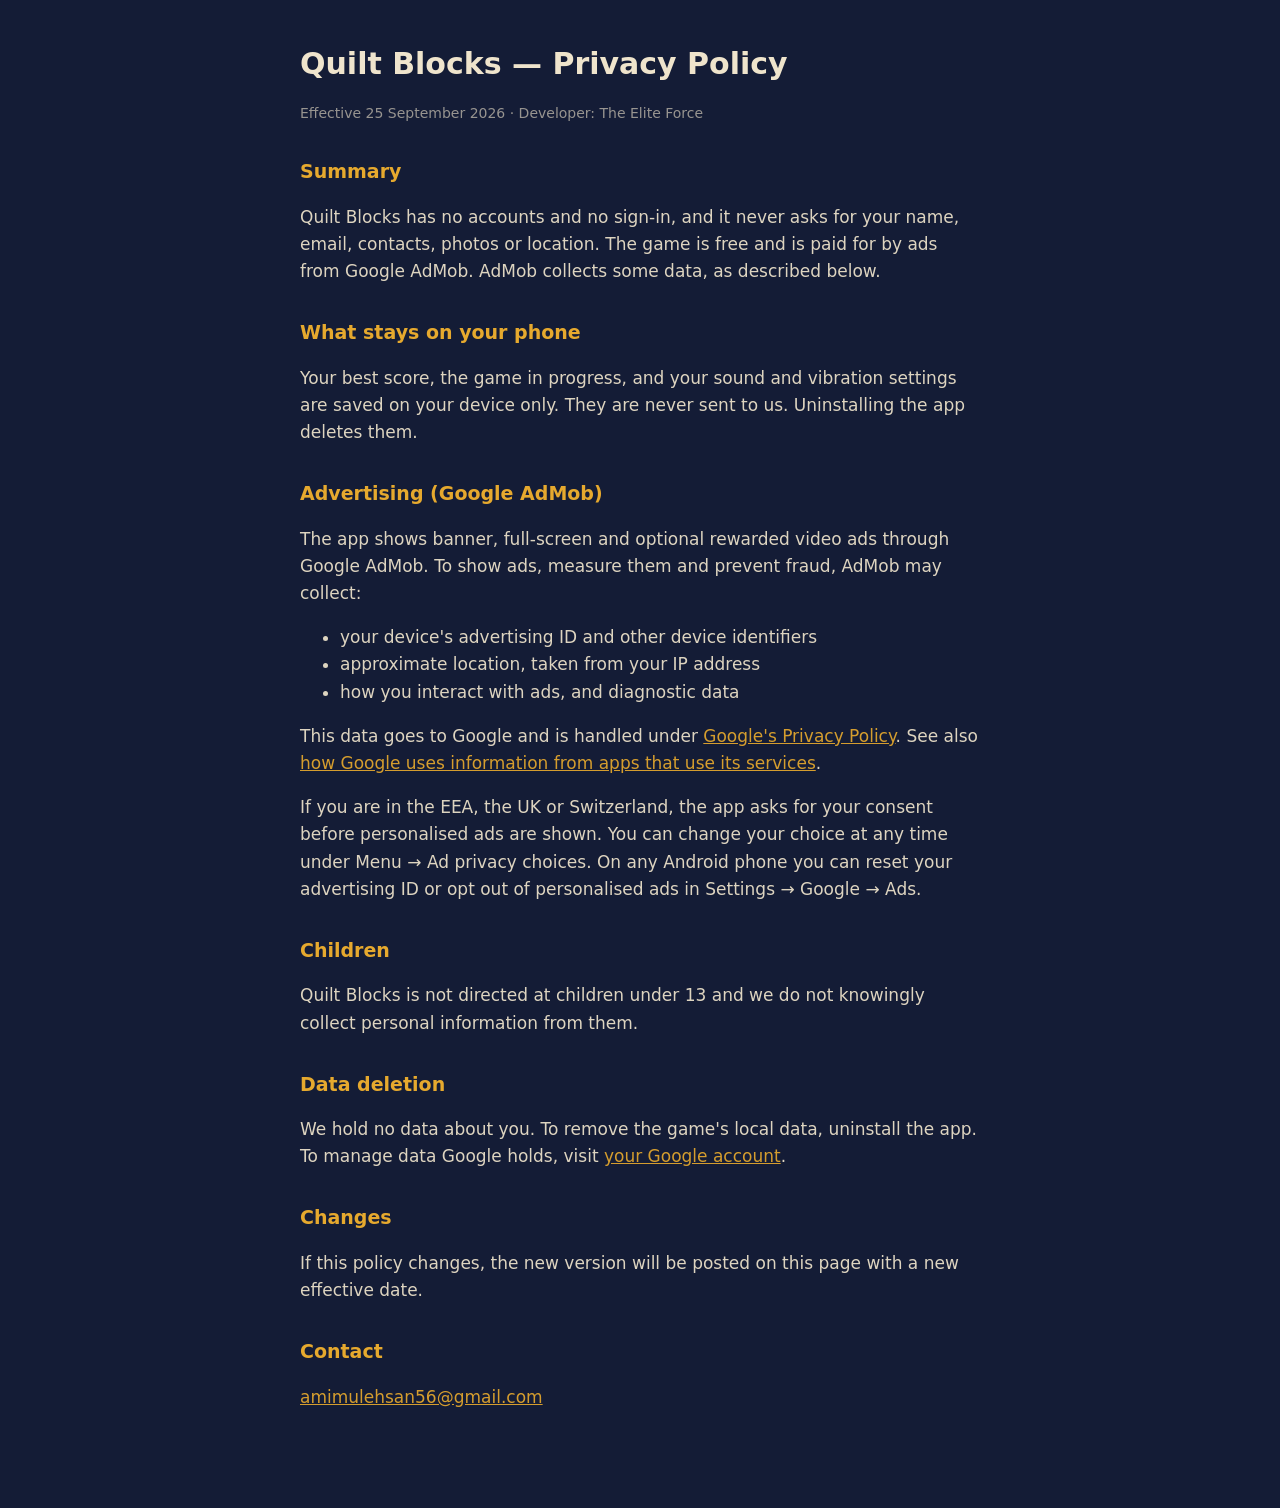
<file: arcade/quilt-blocks/privacy.html>
<!doctype html>
<html lang="en"><head><meta charset="utf-8"><meta name="viewport" content="width=device-width,initial-scale=1">
<title>Quilt Blocks – Privacy Policy</title>
<style>
:root{--bg:#141C36;--ink:#EFE4CC;--acc:#E6A92E}
body{margin:0;background:var(--bg);color:var(--ink);font:17px/1.6 system-ui,-apple-system,Segoe UI,Roboto,sans-serif}
main{max-width:680px;margin:0 auto;padding:40px 16px 80px}
h1{font-size:30px;margin:0 0 4px}h2{font-size:19px;margin:32px 0 6px;color:var(--acc)}
a{color:var(--acc)}p,li{opacity:.92}.m{opacity:.6;font-size:14px}
</style></head><body><main>
<h1>Quilt Blocks — Privacy Policy</h1>
<p class="m">Effective 25 September 2026 · Developer: The Elite Force</p>

<h2>Summary</h2>
<p>Quilt Blocks has no accounts and no sign-in, and it never asks for your name, email, contacts, photos or location. The game is free and is paid for by ads from Google AdMob. AdMob collects some data, as described below.</p>

<h2>What stays on your phone</h2>
<p>Your best score, the game in progress, and your sound and vibration settings are saved on your device only. They are never sent to us. Uninstalling the app deletes them.</p>

<h2>Advertising (Google AdMob)</h2>
<p>The app shows banner, full-screen and optional rewarded video ads through Google AdMob. To show ads, measure them and prevent fraud, AdMob may collect:</p>
<ul>
<li>your device's advertising ID and other device identifiers</li>
<li>approximate location, taken from your IP address</li>
<li>how you interact with ads, and diagnostic data</li>
</ul>
<p>This data goes to Google and is handled under <a href="https://policies.google.com/privacy">Google's Privacy Policy</a>. See also <a href="https://policies.google.com/technologies/partner-sites">how Google uses information from apps that use its services</a>.</p>
<p>If you are in the EEA, the UK or Switzerland, the app asks for your consent before personalised ads are shown. You can change your choice at any time under Menu → Ad privacy choices. On any Android phone you can reset your advertising ID or opt out of personalised ads in Settings → Google → Ads.</p>

<h2>Children</h2>
<p>Quilt Blocks is not directed at children under 13 and we do not knowingly collect personal information from them.</p>

<h2>Data deletion</h2>
<p>We hold no data about you. To remove the game's local data, uninstall the app. To manage data Google holds, visit <a href="https://myaccount.google.com/data-and-privacy">your Google account</a>.</p>

<h2>Changes</h2>
<p>If this policy changes, the new version will be posted on this page with a new effective date.</p>

<h2>Contact</h2>
<p><a href="mailto:amimulehsan56@gmail.com">amimulehsan56@gmail.com</a></p>
</main></body></html>
</file>
<file: assets/fonts.css>
@font-face{font-family:'IBM Plex Mono';font-style:normal;font-weight:400;font-display:swap;src:url(fonts/ibm-plex-mono-400-latin-ext.woff2) format('woff2');unicode-range:U+0100-02BA, U+02BD-02C5, U+02C7-02CC, U+02CE-02D7, U+02DD-02FF, U+0304, U+0308, U+0329, U+1D00-1DBF, U+1E00-1E9F, U+1EF2-1EFF, U+2020, U+20A0-20AB, U+20AD-20C0, U+2113, U+2C60-2C7F, U+A720-A7FF;}
@font-face{font-family:'IBM Plex Mono';font-style:normal;font-weight:400;font-display:swap;src:url(fonts/ibm-plex-mono-400-latin.woff2) format('woff2');unicode-range:U+0000-00FF, U+0131, U+0152-0153, U+02BB-02BC, U+02C6, U+02DA, U+02DC, U+0304, U+0308, U+0329, U+2000-206F, U+20AC, U+2122, U+2191, U+2193, U+2212, U+2215, U+FEFF, U+FFFD;}
@font-face{font-family:'IBM Plex Mono';font-style:normal;font-weight:500;font-display:swap;src:url(fonts/ibm-plex-mono-500-latin-ext.woff2) format('woff2');unicode-range:U+0100-02BA, U+02BD-02C5, U+02C7-02CC, U+02CE-02D7, U+02DD-02FF, U+0304, U+0308, U+0329, U+1D00-1DBF, U+1E00-1E9F, U+1EF2-1EFF, U+2020, U+20A0-20AB, U+20AD-20C0, U+2113, U+2C60-2C7F, U+A720-A7FF;}
@font-face{font-family:'IBM Plex Mono';font-style:normal;font-weight:500;font-display:swap;src:url(fonts/ibm-plex-mono-500-latin.woff2) format('woff2');unicode-range:U+0000-00FF, U+0131, U+0152-0153, U+02BB-02BC, U+02C6, U+02DA, U+02DC, U+0304, U+0308, U+0329, U+2000-206F, U+20AC, U+2122, U+2191, U+2193, U+2212, U+2215, U+FEFF, U+FFFD;}
@font-face{font-family:'IBM Plex Sans';font-style:italic;font-weight:400;font-display:swap;src:url(fonts/ibm-plex-sans-400i-latin-ext.woff2) format('woff2');unicode-range:U+0100-02BA, U+02BD-02C5, U+02C7-02CC, U+02CE-02D7, U+02DD-02FF, U+0304, U+0308, U+0329, U+1D00-1DBF, U+1E00-1E9F, U+1EF2-1EFF, U+2020, U+20A0-20AB, U+20AD-20C0, U+2113, U+2C60-2C7F, U+A720-A7FF;}
@font-face{font-family:'IBM Plex Sans';font-style:italic;font-weight:400;font-display:swap;src:url(fonts/ibm-plex-sans-400i-latin.woff2) format('woff2');unicode-range:U+0000-00FF, U+0131, U+0152-0153, U+02BB-02BC, U+02C6, U+02DA, U+02DC, U+0304, U+0308, U+0329, U+2000-206F, U+20AC, U+2122, U+2191, U+2193, U+2212, U+2215, U+FEFF, U+FFFD;}
@font-face{font-family:'IBM Plex Sans';font-style:normal;font-weight:400;font-display:swap;src:url(fonts/ibm-plex-sans-400-latin-ext.woff2) format('woff2');unicode-range:U+0100-02BA, U+02BD-02C5, U+02C7-02CC, U+02CE-02D7, U+02DD-02FF, U+0304, U+0308, U+0329, U+1D00-1DBF, U+1E00-1E9F, U+1EF2-1EFF, U+2020, U+20A0-20AB, U+20AD-20C0, U+2113, U+2C60-2C7F, U+A720-A7FF;}
@font-face{font-family:'IBM Plex Sans';font-style:normal;font-weight:400;font-display:swap;src:url(fonts/ibm-plex-sans-400-latin.woff2) format('woff2');unicode-range:U+0000-00FF, U+0131, U+0152-0153, U+02BB-02BC, U+02C6, U+02DA, U+02DC, U+0304, U+0308, U+0329, U+2000-206F, U+20AC, U+2122, U+2191, U+2193, U+2212, U+2215, U+FEFF, U+FFFD;}
@font-face{font-family:'IBM Plex Sans';font-style:normal;font-weight:500;font-display:swap;src:url(fonts/ibm-plex-sans-500-latin-ext.woff2) format('woff2');unicode-range:U+0100-02BA, U+02BD-02C5, U+02C7-02CC, U+02CE-02D7, U+02DD-02FF, U+0304, U+0308, U+0329, U+1D00-1DBF, U+1E00-1E9F, U+1EF2-1EFF, U+2020, U+20A0-20AB, U+20AD-20C0, U+2113, U+2C60-2C7F, U+A720-A7FF;}
@font-face{font-family:'IBM Plex Sans';font-style:normal;font-weight:500;font-display:swap;src:url(fonts/ibm-plex-sans-500-latin.woff2) format('woff2');unicode-range:U+0000-00FF, U+0131, U+0152-0153, U+02BB-02BC, U+02C6, U+02DA, U+02DC, U+0304, U+0308, U+0329, U+2000-206F, U+20AC, U+2122, U+2191, U+2193, U+2212, U+2215, U+FEFF, U+FFFD;}
@font-face{font-family:'IBM Plex Sans';font-style:normal;font-weight:600;font-display:swap;src:url(fonts/ibm-plex-sans-600-latin-ext.woff2) format('woff2');unicode-range:U+0100-02BA, U+02BD-02C5, U+02C7-02CC, U+02CE-02D7, U+02DD-02FF, U+0304, U+0308, U+0329, U+1D00-1DBF, U+1E00-1E9F, U+1EF2-1EFF, U+2020, U+20A0-20AB, U+20AD-20C0, U+2113, U+2C60-2C7F, U+A720-A7FF;}
@font-face{font-family:'IBM Plex Sans';font-style:normal;font-weight:600;font-display:swap;src:url(fonts/ibm-plex-sans-600-latin.woff2) format('woff2');unicode-range:U+0000-00FF, U+0131, U+0152-0153, U+02BB-02BC, U+02C6, U+02DA, U+02DC, U+0304, U+0308, U+0329, U+2000-206F, U+20AC, U+2122, U+2191, U+2193, U+2212, U+2215, U+FEFF, U+FFFD;}
@font-face{font-family:'IBM Plex Sans Condensed';font-style:normal;font-weight:500;font-display:swap;src:url(fonts/ibm-plex-sans-condensed-500-latin-ext.woff2) format('woff2');unicode-range:U+0100-02BA, U+02BD-02C5, U+02C7-02CC, U+02CE-02D7, U+02DD-02FF, U+0304, U+0308, U+0329, U+1D00-1DBF, U+1E00-1E9F, U+1EF2-1EFF, U+2020, U+20A0-20AB, U+20AD-20C0, U+2113, U+2C60-2C7F, U+A720-A7FF;}
@font-face{font-family:'IBM Plex Sans Condensed';font-style:normal;font-weight:500;font-display:swap;src:url(fonts/ibm-plex-sans-condensed-500-latin.woff2) format('woff2');unicode-range:U+0000-00FF, U+0131, U+0152-0153, U+02BB-02BC, U+02C6, U+02DA, U+02DC, U+0304, U+0308, U+0329, U+2000-206F, U+20AC, U+2122, U+2191, U+2193, U+2212, U+2215, U+FEFF, U+FFFD;}
@font-face{font-family:'IBM Plex Sans Condensed';font-style:normal;font-weight:600;font-display:swap;src:url(fonts/ibm-plex-sans-condensed-600-latin-ext.woff2) format('woff2');unicode-range:U+0100-02BA, U+02BD-02C5, U+02C7-02CC, U+02CE-02D7, U+02DD-02FF, U+0304, U+0308, U+0329, U+1D00-1DBF, U+1E00-1E9F, U+1EF2-1EFF, U+2020, U+20A0-20AB, U+20AD-20C0, U+2113, U+2C60-2C7F, U+A720-A7FF;}
@font-face{font-family:'IBM Plex Sans Condensed';font-style:normal;font-weight:600;font-display:swap;src:url(fonts/ibm-plex-sans-condensed-600-latin.woff2) format('woff2');unicode-range:U+0000-00FF, U+0131, U+0152-0153, U+02BB-02BC, U+02C6, U+02DA, U+02DC, U+0304, U+0308, U+0329, U+2000-206F, U+20AC, U+2122, U+2191, U+2193, U+2212, U+2215, U+FEFF, U+FFFD;}
@font-face{font-family:'IBM Plex Sans Condensed';font-style:normal;font-weight:700;font-display:swap;src:url(fonts/ibm-plex-sans-condensed-700-latin-ext.woff2) format('woff2');unicode-range:U+0100-02BA, U+02BD-02C5, U+02C7-02CC, U+02CE-02D7, U+02DD-02FF, U+0304, U+0308, U+0329, U+1D00-1DBF, U+1E00-1E9F, U+1EF2-1EFF, U+2020, U+20A0-20AB, U+20AD-20C0, U+2113, U+2C60-2C7F, U+A720-A7FF;}
@font-face{font-family:'IBM Plex Sans Condensed';font-style:normal;font-weight:700;font-display:swap;src:url(fonts/ibm-plex-sans-condensed-700-latin.woff2) format('woff2');unicode-range:U+0000-00FF, U+0131, U+0152-0153, U+02BB-02BC, U+02C6, U+02DA, U+02DC, U+0304, U+0308, U+0329, U+2000-206F, U+20AC, U+2122, U+2191, U+2193, U+2212, U+2215, U+FEFF, U+FFFD;}
@font-face{font-family:"Noto Sans Bengali";font-style:normal;font-weight:400 700;font-display:swap;src:url(fonts/noto-sans-bengali-var.woff2) format("woff2");unicode-range:U+0951-0952,U+0964-0965,U+0980-09FE,U+200C-200D,U+25CC;}
</file>
<file: assets/site.css>
:root {
  --paper: #F7F6F2;
  --paper-2: #EFEDE6;
  --surface: #FFFFFF;
  --ink: #2A2A2A;
  --ink-2: #5C5952;
  --ink-3: #8A867D;
  --line: #E2DFD6;
  --line-2: #D3CFC3;
  --blue: #004AAC;
  --blue-hover: #003C8C;
  --blue-soft: #E5EDF8;
  --on-blue: #FFFFFF;
  --red: #FF3131;
  --red-text: #E0201F;
  --char: #2A2A2A;
  --on-char: #F7F6F2;
  --deep: #2A2A2A;
  --on-deep: #F7F6F2;
  --shadow: 0 1px 2px rgb(42 42 42 / .05), 0 8px 24px -12px rgb(42 42 42 / .18);
  --wash-mix: 11%;
  --font: "IBM Plex Sans", "Noto Sans Bengali", system-ui, sans-serif;
  --mono: "IBM Plex Mono", ui-monospace, monospace;
  --r: 14px;
  --gut: 16px;
  color-scheme: light;
}

@media (prefers-color-scheme: dark) {
  :root:not([data-theme="light"]) {
    --paper: #141414;
    --paper-2: #1A1A1A;
    --surface: #1E1E1E;
    --ink: #EEECE7;
    --ink-2: #B4B0A7;
    --ink-3: #8C887F;
    --line: #2F2F2F;
    --line-2: #3D3D3D;
    --blue: #7AA7FF;
    --blue-hover: #A3C2FF;
    --blue-soft: #1B2A44;
    --on-blue: #0B1730;
    --red: #FF4646;
    --red-text: #FF6A6A;
    --char: #EEECE7;
    --on-char: #141414;
    --deep: #0B0B0B;
    --on-deep: #EEECE7;
    --shadow: 0 1px 2px rgb(0 0 0 / .4), 0 10px 28px -14px rgb(0 0 0 / .7);
    --wash-mix: 22%;
    color-scheme: dark;
  }
}

:root[data-theme="dark"] {
  --paper: #141414;
  --paper-2: #1A1A1A;
  --surface: #1E1E1E;
  --ink: #EEECE7;
  --ink-2: #B4B0A7;
  --ink-3: #8C887F;
  --line: #2F2F2F;
  --line-2: #3D3D3D;
  --blue: #7AA7FF;
  --blue-hover: #A3C2FF;
  --blue-soft: #1B2A44;
  --on-blue: #0B1730;
  --red: #FF4646;
  --red-text: #FF6A6A;
  --char: #EEECE7;
  --on-char: #141414;
  --deep: #0B0B0B;
  --on-deep: #EEECE7;
  --shadow: 0 1px 2px rgb(0 0 0 / .4), 0 10px 28px -14px rgb(0 0 0 / .7);
  --wash-mix: 22%;
  color-scheme: dark;
}

*, *::before, *::after { box-sizing: border-box; }
html { -webkit-text-size-adjust: 100%; scroll-behavior: smooth; scroll-padding-top: 72px; }
@media (prefers-reduced-motion: reduce) { html { scroll-behavior: auto; } }
body {
  margin: 0;
  background: var(--paper);
  color: var(--ink);
  font: 400 16px/1.55 var(--font);
  overflow-x: clip;
  text-rendering: optimizeLegibility;
}
img { display: block; max-width: 100%; }
a { color: var(--blue); text-underline-offset: 3px; }
h1, h2, h3 { margin: 0; line-height: 1.15; font-weight: 600; }
h1:lang(en), h2:lang(en) { letter-spacing: -0.02em; }
[lang="bn"] { font-family: "Noto Sans Bengali", var(--font); letter-spacing: normal; }
p { margin: 0; }
ul, ol { margin: 0; padding: 0; list-style: none; }
code { font-family: var(--mono); font-size: .92em; }
:focus-visible { outline: 2px solid var(--blue); outline-offset: 2px; border-radius: 6px; }
.sr { position: absolute; width: 1px; height: 1px; overflow: hidden; clip: rect(0 0 0 0); white-space: nowrap; }
.ic { width: 1em; height: 1em; flex: none; }

.wrap { width: min(1240px, 100% - 2 * var(--gut)); margin-inline: auto; }
@media (min-width: 720px) { :root { --gut: 32px; } }

.skip { position: absolute; left: 12px; top: -60px; background: var(--char); color: var(--on-char); padding: 10px 14px; border-radius: 8px; z-index: 50; }
.skip:focus { top: 12px; }

.top {
  position: sticky; top: 0; z-index: 20;
  background: color-mix(in srgb, var(--paper) 94%, transparent);
  border-bottom: 1px solid var(--line);
}
.top-in { display: flex; align-items: center; gap: 16px; height: 60px; }
.brand { display: flex; align-items: center; gap: 10px; color: var(--ink); text-decoration: none; font-weight: 600; letter-spacing: -0.01em; white-space: nowrap; }
.brand img { border-radius: 7px; }
.nav { display: flex; gap: 4px; margin-left: auto; }
.nav a { color: var(--ink-2); text-decoration: none; font-size: 15px; padding: 8px 10px; border-radius: 8px; }
.nav a:hover { color: var(--ink); background: var(--paper-2); }
@media (max-width: 600px) { .nav a:nth-child(-n+2) { display: none; } .nav a { padding: 8px 8px; } }
.theme { display: grid; place-items: center; width: 38px; height: 38px; border-radius: 10px; border: 1px solid var(--line); background: var(--surface); color: var(--ink); cursor: pointer; font-size: 18px; }
.theme .ic { display: none; }
:root:not([data-theme]) .theme .ic-auto, :root[data-theme="light"] .theme .ic-sun, :root[data-theme="dark"] .theme .ic-moon { display: block; }

.btn {
  display: inline-flex; align-items: center; justify-content: center; gap: 6px;
  min-height: 42px; padding: 0 16px; border-radius: 10px;
  font: 500 15px/1 var(--font); text-decoration: none; cursor: pointer;
  border: 1px solid transparent; white-space: nowrap;
  transition: background-color .15s, border-color .15s, color .15s;
}
.btn .ic { font-size: 14px; }
.btn-lg { min-height: 50px; padding: 0 22px; font-size: 16px; }
.btn-primary { background: var(--blue); color: var(--on-blue); }
.btn-primary:hover { background: var(--blue-hover); }
.btn-secondary { background: var(--surface); color: var(--blue); border-color: color-mix(in srgb, var(--blue) 45%, var(--line)); }
.btn-secondary:hover { background: var(--blue-soft); }
.btn-ghost { background: transparent; color: var(--ink); border-color: var(--line-2); }
.btn-ghost:hover { background: var(--paper-2); }
.btn-quiet { background: var(--paper-2); color: var(--ink-2); cursor: default; font-weight: 400; font-size: 14px; }
.tlink { display: inline-flex; align-items: center; gap: 4px; font-size: 14px; font-weight: 500; color: var(--blue); text-decoration: none; }
.tlink:hover { text-decoration: underline; }
.tlink .ic { font-size: 13px; }

.hero { padding: 56px 0 64px; }
.hero-in { display: grid; gap: 48px; align-items: center; }
@media (min-width: 980px) { .hero-in { grid-template-columns: 1.08fr .92fr; } .hero { padding: 56px 0 80px; } }
.eyebrow { display: inline-flex; align-items: center; gap: 8px; font: 500 13px/1 var(--mono); color: var(--ink-2); text-transform: uppercase; letter-spacing: .06em; }
.eyebrow .dot { width: 8px; height: 8px; background: var(--red); border-radius: 2px; }
.hero h1 { margin-top: 18px; font-size: clamp(34px, 4.6vw, 54px); line-height: 1.05; max-width: 17ch; text-wrap: balance; }
.hero-bn { margin-top: 18px; font-size: clamp(18px, 2.2vw, 22px); line-height: 1.6; color: var(--ink); font-weight: 500; max-width: 34ch; }
.lede { margin-top: 14px; color: var(--ink-2); font-size: 17px; max-width: 56ch; }
.stats { display: grid; grid-template-columns: repeat(3, 1fr); margin: 32px 0 0; border-top: 1px solid var(--line-2); max-width: 560px; }
.stats div { padding: 16px 12px 0 0; }
.stats div + div { padding-left: 16px; border-left: 1px solid var(--line); }
.stats dt { font-size: 13px; color: var(--ink-2); line-height: 1.3; order: 2; }
.stats dd { margin: 0 0 6px; font-size: clamp(36px, 5vw, 52px); font-weight: 600; line-height: 1; letter-spacing: -0.03em; font-variant-numeric: tabular-nums; }
.stats div { display: flex; flex-direction: column-reverse; justify-content: flex-end; }
.stats div:last-child dd { color: var(--red-text); }
.hero-cta { display: flex; flex-wrap: wrap; gap: 12px; margin-top: 32px; }
@media (max-width: 420px) { .hero-cta .btn { flex: 1 1 100%; } }

.hero-art { position: relative; aspect-ratio: 1.05; max-width: 560px; width: 100%; margin-inline: auto; }
.hc { position: absolute; width: 50%; aspect-ratio: 4 / 5; border-radius: 16px; overflow: hidden; box-shadow: var(--shadow); background: var(--surface); border: 1px solid var(--line); transition: transform .25s; }
.hc img { width: 100%; height: 100%; object-fit: cover; }
.hc-0 { left: 25%; top: 2%; z-index: 3; }
.hc-1 { left: 0; top: 16%; z-index: 2; transform: rotate(-4deg); }
.hc-2 { right: 0; top: 16%; z-index: 1; transform: rotate(4deg); }
.hc:hover { transform: translateY(-4px); }
.hc-1:hover { transform: rotate(-4deg) translateY(-4px); }
.hc-2:hover { transform: rotate(4deg) translateY(-4px); }
@media (prefers-reduced-motion: reduce) { .hc { transition: none; } }

.sec-head { display: grid; gap: 8px; margin-bottom: 28px; max-width: 720px; }
.sec-head h2 { font-size: clamp(26px, 3.4vw, 36px); }
.sec-head p { color: var(--ink-2); font-size: 16px; }

.running { padding: 56px 0; background: var(--surface); border-block: 1px solid var(--line); }
.run-list { display: grid; gap: 16px; grid-template-columns: repeat(auto-fit, minmax(240px, 1fr)); }
.run-list li { position: relative; display: flex; flex-direction: column; gap: 10px; padding: 18px 18px 18px 20px; border: 1px solid var(--line); border-radius: var(--r); background: var(--paper); }
.run-list li::before { content: ""; position: absolute; left: -1px; top: 16px; bottom: 16px; width: 3px; border-radius: 3px; background: var(--b); }
.r-head { display: flex; align-items: center; gap: 10px; }
.r-head .logo { width: 32px; height: 32px; }
.run-list h3 { font-size: 17px; }
.run-list p { color: var(--ink-2); font-size: 14.5px; flex: 1; }
.priv-tag { display: inline-flex; align-items: center; gap: 6px; font-size: 13.5px; color: var(--ink-2); }

.work { padding: 64px 0 72px; }
.filters { display: grid; gap: 14px; position: sticky; top: 60px; z-index: 10; padding: 12px 0; background: var(--paper); border-bottom: 1px solid var(--line); margin-bottom: 8px; }
@media (min-width: 1000px) { .filters { grid-template-columns: 340px 1fr; align-items: center; } }
.search { display: flex; align-items: center; gap: 10px; height: 46px; padding: 0 14px; border: 1px solid var(--line-2); border-radius: 12px; background: var(--surface); color: var(--ink-2); }
.search:focus-within { border-color: var(--blue); box-shadow: 0 0 0 3px var(--blue-soft); }
.search input { flex: 1; min-width: 0; border: 0; outline: 0; background: transparent; color: var(--ink); font: 400 16px var(--font); }
.search input::placeholder { color: var(--ink-3); }
.chips { display: flex; gap: 8px; overflow-x: auto; scrollbar-width: none; padding: 2px; margin: -2px; }
.chips::-webkit-scrollbar { display: none; }
@media (min-width: 1000px) { .chips { flex-wrap: wrap; overflow: visible; } }
.fchip { display: inline-flex; align-items: center; gap: 6px; flex: none; height: 36px; padding: 0 12px; border-radius: 999px; border: 1px solid var(--line-2); background: var(--surface); color: var(--ink); font: 500 14px var(--font); cursor: pointer; white-space: nowrap; }
.fchip span { font: 500 12px var(--mono); color: var(--ink-3); }
.fchip:hover { border-color: var(--ink-3); }
.fchip[aria-pressed="true"] { background: var(--char); color: var(--on-char); border-color: var(--char); }
.fchip[aria-pressed="true"] span { color: inherit; opacity: .7; }
.fchip-live i { width: 8px; height: 8px; border-radius: 50%; background: var(--blue); }
.fchip-live[aria-pressed="true"] { background: var(--blue); border-color: var(--blue); color: var(--on-blue); }
.fchip-live[aria-pressed="true"] i { background: var(--on-blue); }
.count { font: 400 13px var(--mono); color: var(--ink-3); margin: 14px 0 16px; min-height: 1em; }

.grid { display: grid; gap: 20px; grid-template-columns: 1fr; }
@media (min-width: 640px) { .grid { grid-template-columns: repeat(2, minmax(0, 1fr)); } }
@media (min-width: 1060px) { .grid { grid-template-columns: repeat(3, minmax(0, 1fr)); gap: 24px; } }
.card { display: flex; flex-direction: column; background: var(--surface); border: 1px solid var(--line); border-radius: var(--r); overflow: hidden; min-width: 0; transition: border-color .15s, box-shadow .2s; }
.card:hover { border-color: var(--line-2); box-shadow: var(--shadow); }
.card[hidden] { display: none; }
.card.defer { content-visibility: auto; contain-intrinsic-size: auto none auto 880px; }

.cover { position: relative; aspect-ratio: 4 / 5; overflow: hidden; background: color-mix(in srgb, var(--b) var(--wash-mix), var(--paper)); border-bottom: 1px solid var(--line); }
.cover::before { content: ""; position: absolute; inset: 0 0 auto; height: 4px; background: var(--b); z-index: 2; }
.cover img { position: absolute; }
.cover-card img { inset: 0; width: 100%; height: 100%; object-fit: cover; }
.cover-phone img { left: 50%; bottom: 0; height: 88%; width: auto; max-width: none; transform: translateX(-50%); border-radius: 20px 20px 0 0; box-shadow: 0 0 0 6px #1C1C1C, 0 18px 40px -16px rgb(0 0 0 / .45); margin-bottom: -6px; }
.cover-desk img { left: 9%; top: 11%; height: 84%; width: auto; max-width: none; border-radius: 10px 0 0 10px; box-shadow: 0 0 0 1px rgb(0 0 0 / .08), 0 20px 40px -18px rgb(0 0 0 / .45); }
.cover-private { display: grid; place-items: center; background: repeating-linear-gradient(135deg, color-mix(in srgb, var(--b) 8%, var(--paper)) 0 12px, color-mix(in srgb, var(--b) 13%, var(--paper)) 12px 24px); }
.priv { display: grid; justify-items: center; gap: 12px; padding: 28px; text-align: center; max-width: 260px; color: var(--ink-2); }
.priv .ic { width: 34px; height: 34px; color: var(--b); }
:root[data-theme="dark"] .priv .ic { color: var(--ink); }
.priv p { font-size: 14.5px; }

.body { display: flex; flex-direction: column; gap: 12px; padding: 18px 18px 20px; flex: 1; }
.head { display: flex; gap: 12px; align-items: center; }
.logo { width: 40px; height: 40px; border-radius: 10px; flex: none; object-fit: cover; box-shadow: 0 0 0 1px var(--line); background: var(--surface); }
.logo-none { display: grid; place-items: center; background: var(--b); color: #fff; font-weight: 600; font-size: 19px; box-shadow: none; }
.logo-none .ic { width: 18px; height: 18px; }
.sheet-head .logo-none { font-size: 23px; }
.names { display: flex; flex-wrap: wrap; align-items: baseline; gap: 2px 8px; font-size: 19px; line-height: 1.25; }
.names .bn { font-weight: 600; }
.names .en { font-weight: 500; color: var(--ink-2); font-size: .82em; }
.kind { font-size: 13.5px; color: var(--ink-2); margin-top: 2px; }
.status { display: inline-flex; align-items: center; gap: 7px; align-self: flex-start; height: 26px; padding: 0 10px; border-radius: 6px; font: 500 12.5px var(--mono); letter-spacing: .01em; white-space: nowrap; }
.status::before { content: ""; width: 7px; height: 7px; border-radius: 2px; background: currentColor; }
.s-use { background: var(--char); color: var(--on-char); }
.s-use::before { background: var(--red); }
.s-demo { background: var(--blue-soft); color: var(--blue); }
.s-proto { background: var(--paper-2); color: var(--ink-2); }
.s-review { background: var(--paper-2); color: var(--ink-2); border: 1px dashed var(--line-2); }
.s-proto::before, .s-review::before { background: var(--ink-3); }
.promise { font-size: 15.5px; line-height: 1.5; color: var(--ink); }
.tags { display: flex; flex-wrap: wrap; gap: 6px; }
.tags li { font: 400 12px var(--mono); color: var(--ink-2); padding: 3px 8px; border: 1px solid var(--line); border-radius: 6px; }
.actions { display: grid; gap: 10px; margin-top: auto; padding-top: 6px; }
.row { display: flex; gap: 8px; flex-wrap: wrap; align-items: center; }
.row .btn-primary, .row .btn-secondary, .row .btn-quiet { flex: 1 1 auto; }
.row-sub { gap: 8px 14px; min-height: 34px; }
.row-sub:empty { display: none; }
.chip { display: inline-flex; align-items: center; gap: 7px; max-width: 100%; min-height: 34px; padding: 4px 10px; border-radius: 8px; border: 1px dashed var(--line-2); background: var(--paper); color: var(--ink); font: 400 13px var(--font); cursor: pointer; text-align: left; }
.chip:hover { border-color: var(--blue); border-style: solid; }
.chip .ic { color: var(--blue); font-size: 14px; }
.chip-k { color: var(--ink-2); white-space: nowrap; }
.chip code { overflow-wrap: anywhere; font-weight: 500; }
.chip.done { border-color: var(--blue); border-style: solid; background: var(--blue-soft); }

.empty[hidden] { display: none; }
.empty { display: grid; justify-items: start; gap: 14px; padding: 40px 0; color: var(--ink-2); }

.defer-sec { content-visibility: auto; contain-intrinsic-size: auto none auto 640px; }
.hire { padding: 72px 0; background: var(--surface); border-top: 1px solid var(--line); }
.offers { display: grid; gap: 20px; }
@media (min-width: 900px) { .offers { grid-template-columns: 1.1fr .9fr; } }
.offer { display: flex; flex-direction: column; gap: 14px; padding: 28px; border-radius: 18px; border: 1px solid var(--line); background: var(--paper); }
.offer .btn { align-self: flex-start; margin-top: auto; }
.offer-bd { background: var(--deep); color: var(--on-deep); border-color: var(--deep); }
.offer-bd .o-tag { color: color-mix(in srgb, var(--on-deep) 70%, transparent); }
.offer-bd .o-list li { color: color-mix(in srgb, var(--on-deep) 86%, transparent); }
.offer-bd .o-list li::before { background: var(--red); }
.offer-bd .btn-primary { background: #D11F1E; color: #fff; }
.offer-bd .btn-primary:hover { background: #C21A19; }
.o-tag { font: 500 12.5px var(--mono); text-transform: uppercase; letter-spacing: .06em; color: var(--ink-2); }
.offer h3 { font-size: clamp(22px, 2.6vw, 28px); }
.o-bn { font-size: 17px; font-weight: 500; }
.o-sub { color: var(--ink-2); }
.o-list { display: grid; gap: 8px; }
.o-list li { position: relative; padding-left: 18px; font-size: 15px; }
.o-list li::before { content: ""; position: absolute; left: 0; top: .6em; width: 7px; height: 7px; border-radius: 2px; background: var(--blue); }
.price { display: flex; flex-wrap: wrap; gap: 12px 32px; padding: 16px 0; border-block: 1px solid rgb(255 255 255 / .16); }
.price div { display: grid; gap: 2px; }
.p-k { font: 500 12px var(--mono); text-transform: uppercase; letter-spacing: .06em; opacity: .7; }
.p-v { font-size: 26px; font-weight: 600; letter-spacing: -0.01em; }
.p-v small { font-size: 15px; font-weight: 400; opacity: .75; }
.rates { display: grid; gap: 0; border-top: 1px solid var(--line); }
.rates li { display: flex; align-items: baseline; gap: 16px; padding: 14px 0; border-bottom: 1px solid var(--line); }
.r-v { font-size: 26px; font-weight: 600; min-width: 112px; letter-spacing: -0.01em; }
.r-v small { font-size: 14px; font-weight: 400; color: var(--ink-2); }
.r-k { color: var(--ink-2); font-size: 15px; }

.how { padding: 72px 0; }
.steps { display: grid; gap: 16px; counter-reset: s; }
@media (min-width: 720px) { .steps { grid-template-columns: repeat(2, 1fr); } }
@media (min-width: 1060px) { .steps { grid-template-columns: repeat(4, 1fr); } }
.steps li { display: grid; gap: 8px; align-content: start; padding: 22px 20px; border-top: 2px solid var(--ink); }
.steps .n { font: 500 13px var(--mono); color: var(--red-text); }
.steps h3 { font-size: 18px; }
.steps p { color: var(--ink-2); font-size: 15px; }

.contact { padding: 64px 0 72px; background: var(--deep); color: var(--on-deep); }
.contact-in { display: grid; gap: 28px; align-items: center; }
@media (min-width: 900px) { .contact-in { grid-template-columns: 1fr 1fr; } }
.contact h2 { font-size: clamp(26px, 3.4vw, 36px); }
.contact p { margin-top: 10px; color: color-mix(in srgb, var(--on-deep) 75%, transparent); }
.c-links { display: grid; gap: 12px; }
.c-link { display: grid; gap: 2px; padding: 16px 20px; border-radius: 14px; border: 1px solid color-mix(in srgb, var(--on-deep) 22%, transparent); color: var(--on-deep); text-decoration: none; transition: background-color .15s; min-width: 0; }
.c-link:hover { background: color-mix(in srgb, var(--on-deep) 8%, transparent); }
.c-k { font: 500 12px var(--mono); text-transform: uppercase; letter-spacing: .06em; opacity: .65; }
.c-v { font-size: clamp(17px, 2.2vw, 21px); font-weight: 500; overflow-wrap: anywhere; }

.foot { padding: 24px 0 32px; color: var(--ink-2); font-size: 14px; }
.foot-in { display: flex; flex-wrap: wrap; justify-content: space-between; gap: 8px 24px; }
.foot a { color: var(--ink-2); }

.toast { position: fixed; left: 50%; bottom: 24px; transform: translate(-50%, 20px); opacity: 0; pointer-events: none; padding: 10px 16px; border-radius: 10px; background: var(--char); color: var(--on-char); font-size: 14px; transition: opacity .2s, transform .2s; z-index: 100; }
.toast.on { opacity: 1; transform: translate(-50%, 0); }

.sheet { width: min(980px, 100% - 24px); max-height: calc(100dvh - 24px); padding: 0; border: 0; border-radius: 18px; background: var(--surface); color: var(--ink); box-shadow: 0 30px 80px -20px rgb(0 0 0 / .5); overscroll-behavior: contain; }
.sheet::backdrop { background: rgb(20 20 20 / .55); }
.sheet[open] { animation: rise .22s ease-out; }
@keyframes rise { from { opacity: 0; transform: translateY(12px); } }
@media (prefers-reduced-motion: reduce) { .sheet[open] { animation: none; } }
.sheet-in { display: grid; gap: 20px; padding: 0 0 28px; }
.sheet-head { position: sticky; top: 0; z-index: 2; display: flex; gap: 14px; align-items: center; padding: 18px 20px 16px; background: var(--surface); border-bottom: 1px solid var(--line); }
.sheet-head::before { content: ""; position: absolute; inset: 0 0 auto; height: 4px; background: var(--b); }
.sheet-head .logo { width: 48px; height: 48px; border-radius: 12px; }
.sheet-head > div { flex: 1; min-width: 0; }
.sheet-head .names { font-size: 22px; }
.sheet-head .kind { display: flex; flex-wrap: wrap; align-items: center; gap: 6px 10px; margin-top: 4px; }
.x { display: grid; place-items: center; width: 40px; height: 40px; flex: none; border-radius: 10px; border: 1px solid var(--line); background: var(--surface); color: var(--ink); cursor: pointer; font-size: 18px; }
.x:hover { background: var(--paper-2); }
.sheet-promise { padding: 0 24px; font-size: 18px; line-height: 1.5; max-width: 62ch; }
.gal { display: flex; gap: 14px; overflow-x: auto; scroll-snap-type: x mandatory; padding: 4px 24px 12px; scroll-padding-inline: 24px; overscroll-behavior-x: contain; }
.gal figure { margin: 0; flex: none; scroll-snap-align: start; display: grid; gap: 8px; align-content: start; }
.gal img { height: min(420px, 56dvh); width: auto; border-radius: 12px; border: 1px solid var(--line); background: var(--paper); }
.gal .g-desk img { height: auto; width: min(640px, 82vw); }
.gal figcaption { font-size: 13px; color: var(--ink-2); max-width: 300px; }
.gal .g-desk figcaption { max-width: 520px; }
.gal-private { display: flex; gap: 10px; align-items: center; margin: 0 24px; padding: 18px; border-radius: 12px; background: var(--paper); color: var(--ink-2); }
.sheet-grid { display: grid; gap: 28px; padding: 0 24px; }
@media (min-width: 820px) { .sheet-grid { grid-template-columns: 1.3fr 1fr; } }
.sheet-grid h3 { font: 500 12.5px var(--mono); text-transform: uppercase; letter-spacing: .06em; color: var(--ink-2); margin: 20px 0 10px; }
.sheet-grid > div > h3:first-child, .try > h3:first-child { margin-top: 0; }
.facts { display: grid; gap: 8px; }
.facts li { position: relative; padding-left: 18px; }
.facts li::before { content: ""; position: absolute; left: 0; top: .62em; width: 7px; height: 7px; border-radius: 2px; background: var(--b); }
.try { display: grid; gap: 12px; align-content: start; padding: 20px; border-radius: 14px; background: var(--paper); border: 1px solid var(--line); }
.try h3 { margin: 6px 0 0; }
.try .btn-primary { justify-self: stretch; }
.note { font-size: 14px; color: var(--ink-2); }
.more { display: grid; gap: 8px; }
.url { display: flex; gap: 8px; font-size: 13px; color: var(--ink-3); min-width: 0; }
.url code { overflow-wrap: anywhere; color: var(--ink-2); }
@media (max-width: 520px) {
  .sheet { width: 100%; max-width: 100%; max-height: 100dvh; height: 100dvh; border-radius: 0; margin: 0; }
  .sheet-promise { padding: 0 16px; font-size: 16.5px; }
  .gal { padding-inline: 16px; scroll-padding-inline: 16px; }
  .gal img { height: min(380px, 52dvh); }
  .sheet-grid { padding: 0 16px; }
  .sheet-head { padding: 16px; }
}
</file>
